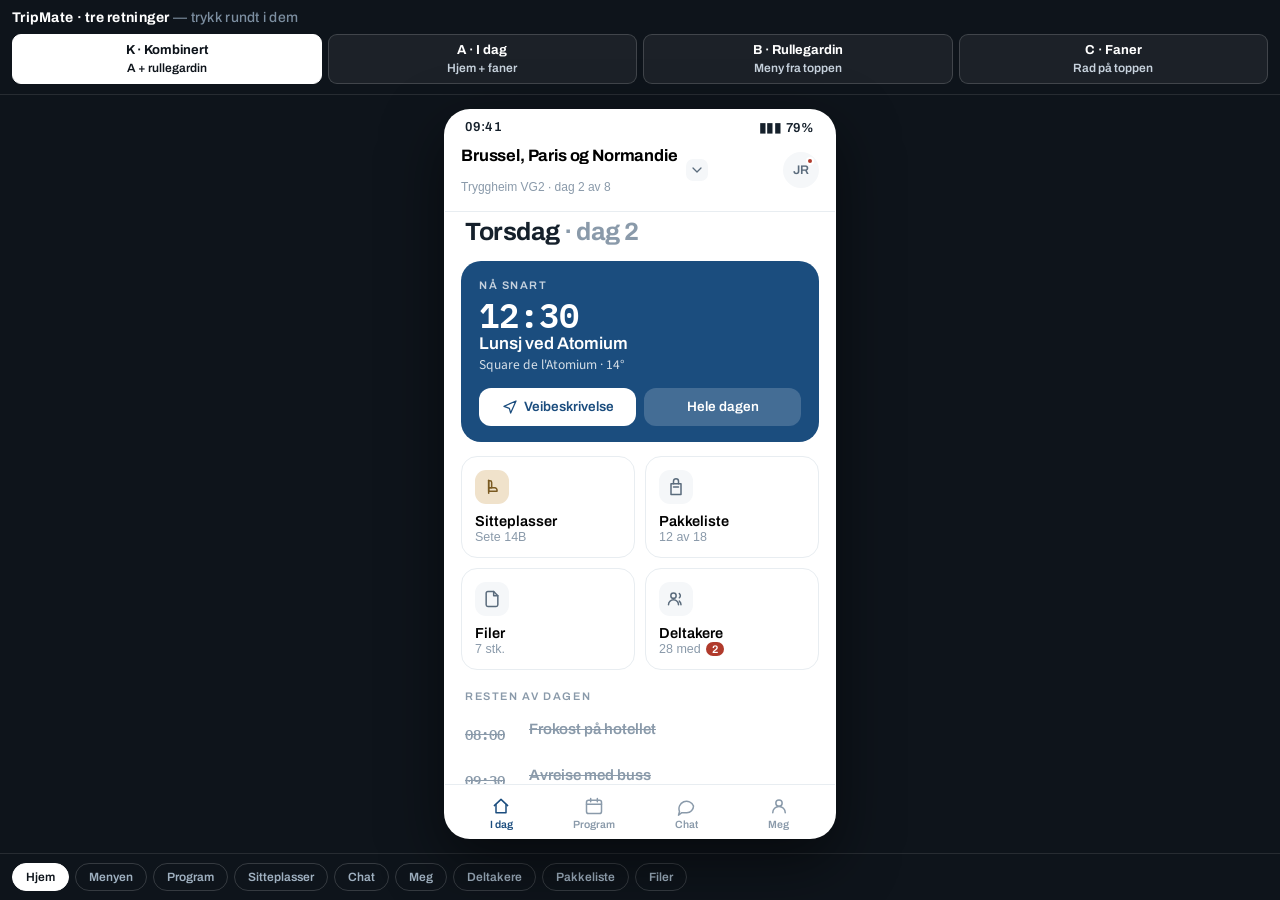
<file: design/index.html>
<!DOCTYPE html>
<html lang="nb">
<head>
<meta charset="utf-8">
<meta name="viewport" content="width=device-width, initial-scale=1, viewport-fit=cover">
<title>TripMate — tre designretninger</title>
<meta name="theme-color" content="#111A26">
<link rel="preconnect" href="https://fonts.gstatic.com" crossorigin>
<link rel="stylesheet" href="https://fonts.googleapis.com/css2?family=Archivo:wght@500;600;700&family=Source+Sans+3:wght@400;600&family=IBM+Plex+Mono:wght@500;600&display=swap">
<style>
/* ══════════════ rammeverk rundt utkastene ══════════════ */
*{box-sizing:border-box}
html,body{margin:0;height:100%}
body{
  font-family:"Source Sans 3",system-ui,sans-serif;background:#0E141B;color:#fff;
  display:flex;flex-direction:column;height:100dvh;overflow:hidden;
}
.velger{
  flex:none;padding:calc(10px + env(safe-area-inset-top,0px)) 12px 10px;
  border-bottom:1px solid rgba(255,255,255,.1);
}
.velger h1{font-family:"Archivo",sans-serif;font-size:14px;margin:0 0 9px;letter-spacing:.02em}
.velger h1 span{color:#7C8EA0;font-weight:500}
.rad{display:flex;gap:6px}
.rad button{
  flex:1;border:1px solid rgba(255,255,255,.16);background:rgba(255,255,255,.06);color:#C7D2DD;
  border-radius:9px;padding:8px 6px;font:600 12px/1.2 "Archivo",sans-serif;cursor:pointer;
}
.rad button b{display:block;font-size:13px;color:#fff;margin-bottom:2px}
.rad button[aria-pressed="true"]{background:#fff;color:#0E141B;border-color:#fff}
.rad button[aria-pressed="true"] b{color:#0E141B}
.scene{flex:1;min-height:0;display:grid;place-items:center;padding:14px 0}
.telefon{
  width:100%;max-width:392px;height:100%;max-height:820px;background:#fff;color:#111A26;
  border-radius:0;overflow:hidden;display:flex;flex-direction:column;position:relative;
}
@media (min-width:460px){
  .telefon{border-radius:26px;box-shadow:0 22px 60px rgba(0,0,0,.5);border:1px solid rgba(255,255,255,.12)}
}
.skjermrad{
  flex:none;display:flex;gap:6px;justify-content:flex-start;overflow-x:auto;scrollbar-width:none;padding:9px 12px calc(9px + env(safe-area-inset-bottom,0px));
  border-top:1px solid rgba(255,255,255,.1);
}
.skjermrad::-webkit-scrollbar{display:none}
.skjermrad button{
  flex:none;border:1px solid rgba(255,255,255,.16);background:transparent;color:#9FB0C0;border-radius:20px;
  padding:6px 13px;font:600 12px "Archivo",sans-serif;cursor:pointer;
}
.skjermrad button[aria-pressed="true"]{background:#fff;color:#0E141B;border-color:#fff}
.utkast{display:none;flex-direction:column;height:100%}
.utkast.aktiv{display:flex}
.skjerm{display:none;flex-direction:column;height:100%}
.skjerm.aktiv{display:flex}

/* ══════════════ felles byggeklosser i utkastene ══════════════ */
.rull{flex:1;min-height:0;overflow-y:auto;-webkit-overflow-scrolling:touch}
.stat{
  flex:none;display:flex;justify-content:space-between;align-items:center;
  padding:10px 20px 2px;font:600 13px "Archivo",sans-serif;
}
.stat i{font-style:normal;letter-spacing:.06em}
svg.ik{width:20px;height:20px;fill:none;stroke:currentColor;stroke-width:1.8;stroke-linecap:round;stroke-linejoin:round}
svg.ik-s{width:16px;height:16px;fill:none;stroke:currentColor;stroke-width:1.9;stroke-linecap:round;stroke-linejoin:round}

/* ─────────── A · I DAG ─────────── */
[data-d="a"]{--ink:#15202B;--ink2:#5A6B7C;--ink3:#8A9AAA;--linje:#E8EDF1;--flate:#F5F7F9;
  --blaa:#1B4D7E;--sand:#F0E2CB;--sandink:#7A5A22;--gronn:#2E6A4E;background:#fff;color:var(--ink)}
[data-d="a"] .topp{flex:none;padding:6px 20px 14px}
/* Topplinja som åpner rullegardinen. Den ligger fast over alt innholdet,
   så menyen er like nær uansett hvor i turen du står. */
[data-d="a"] .kbar{flex:none;display:flex;align-items:center;gap:10px;padding:4px 16px 11px;
  border-bottom:1px solid var(--linje)}
[data-d="a"] .kbar .ikon{font:600 12.5px "Archivo",sans-serif;color:var(--ink2)}
[data-d="a"] .kbar .meny .nv{font:700 16.5px "Archivo",sans-serif;letter-spacing:-.01em;
  display:block;white-space:nowrap;overflow:hidden;text-overflow:ellipsis;max-width:240px}
[data-d="a"] .turnavn{font:700 25px/1.15 "Archivo",sans-serif;letter-spacing:-.02em;margin:0}
[data-d="a"] .turnavn em{font-style:normal;color:var(--ink3)}
[data-d="a"] .dato{font-size:13.5px;color:var(--ink2);margin-top:3px}
[data-d="a"] .naa{
  margin:0 16px 14px;border-radius:20px;background:var(--blaa);color:#fff;padding:18px 18px 16px;
}
[data-d="a"] .naa .merk{font:600 11px "Archivo",sans-serif;letter-spacing:.14em;text-transform:uppercase;opacity:.75}
[data-d="a"] .naa .kl{font:600 34px/1 "IBM Plex Mono",monospace;margin:7px 0 2px}
[data-d="a"] .naa .hva{font:600 17px "Archivo",sans-serif}
[data-d="a"] .naa .hvor{font-size:13.5px;opacity:.82;margin-top:2px}
[data-d="a"] .naa .knapper{display:flex;gap:8px;margin-top:14px}
[data-d="a"] .naa .knapper button{
  flex:1;border:0;border-radius:12px;padding:11px;font:600 13.5px "Archivo",sans-serif;cursor:pointer;
  background:rgba(255,255,255,.18);color:#fff;display:flex;align-items:center;justify-content:center;gap:6px}
[data-d="a"] .naa .knapper button.lys{background:#fff;color:var(--blaa)}
[data-d="a"] .ruter{display:grid;grid-template-columns:1fr 1fr;gap:10px;padding:0 16px 16px}
[data-d="a"] .rute{
  border:1px solid var(--linje);border-radius:16px;padding:13px;text-align:left;background:#fff;cursor:pointer;
  display:flex;flex-direction:column;gap:9px;min-height:92px;justify-content:space-between}
[data-d="a"] .rute .nv{font:600 14.5px "Archivo",sans-serif}
[data-d="a"] .rute .un{font-size:12.5px;color:var(--ink3)}
[data-d="a"] .rute .sym{width:34px;height:34px;border-radius:11px;display:grid;place-items:center;background:var(--flate);color:var(--ink2)}
[data-d="a"] .rute.merket .sym{background:var(--sand);color:var(--sandink)}
[data-d="a"] .rute .pip{display:inline-block;background:#B03A2B;color:#fff;border-radius:9px;
  font:600 11px "Archivo",sans-serif;padding:1px 6px;margin-left:5px}
[data-d="a"] .bolk{font:600 11px "Archivo",sans-serif;letter-spacing:.14em;text-transform:uppercase;
  color:var(--ink3);padding:4px 20px 8px}
[data-d="a"] .post{display:grid;grid-template-columns:52px 1fr;gap:12px;padding:11px 20px;align-items:start}
[data-d="a"] .post .t{font:600 14px "IBM Plex Mono",monospace;color:var(--ink2);padding-top:1px}
[data-d="a"] .post .h{font:600 15px "Archivo",sans-serif}
[data-d="a"] .post .s{font-size:13px;color:var(--ink3);margin-top:1px}
[data-d="a"] .post.ferdig .t,[data-d="a"] .post.ferdig .h{color:var(--ink3);text-decoration:line-through;text-decoration-thickness:1px}
[data-d="a"] .fane{flex:none;display:flex;border-top:1px solid var(--linje);padding:6px 10px calc(8px + env(safe-area-inset-bottom,0px))}
[data-d="a"] .fane button{flex:1;border:0;background:none;color:var(--ink3);cursor:pointer;
  display:flex;flex-direction:column;align-items:center;gap:3px;font:600 10.5px "Archivo",sans-serif;padding:5px 0 0}
[data-d="a"] .fane button.paa{color:var(--blaa)}

/* ─────────── B · RULLEGARDIN ─────────── */
[data-d="b"]{--ink:#0F1720;--ink2:#56626E;--ink3:#8E99A4;--linje:#E4E8EC;--flate:#F6F7F8;
  --aksent:#0F1720;background:#fff;color:var(--ink)}
[data-d="b"] .bar{flex:none;display:flex;align-items:center;gap:10px;padding:4px 16px 12px;border-bottom:1px solid var(--linje)}
.meny{
  flex:1;display:flex;align-items:center;gap:8px;border:0;background:none;padding:6px 0;cursor:pointer;text-align:left}
.meny .nv{font:700 18px "Archivo",sans-serif;letter-spacing:-.01em}
.meny .un{font-size:12px;color:var(--ink3)}
.pil{width:22px;height:22px;border-radius:7px;background:var(--flate);display:grid;place-items:center;color:var(--ink2)}
.ikon{width:36px;height:36px;border-radius:50%;background:var(--flate);display:grid;place-items:center;
  border:0;cursor:pointer;color:var(--ink2);position:relative}
.ikon .prikk{position:absolute;top:5px;right:5px;width:8px;height:8px;border-radius:50%;background:#B03A2B;border:2px solid #fff}
.gardin{
  position:absolute;left:0;right:0;top:0;background:#fff;z-index:9;border-bottom:1px solid var(--linje);
  box-shadow:0 26px 40px -22px rgba(15,23,32,.4);padding:calc(14px + env(safe-area-inset-top,0px)) 0 10px;
}
.gardin .tit{font:700 20px "Archivo",sans-serif;padding:4px 20px 2px}
.gardin .sub{font-size:12.5px;color:var(--ink3);padding:0 20px 12px}
.mrad{display:flex;align-items:center;gap:13px;width:100%;border:0;background:none;
  padding:12px 20px;font:inherit;color:inherit;text-align:left;cursor:pointer}
.mrad .sym{width:30px;height:30px;border-radius:9px;background:var(--flate);display:grid;place-items:center;color:var(--ink2)}
.mrad .nv{flex:1;font:600 15.5px "Archivo",sans-serif}
.mrad .tall{font:600 12px "Archivo",sans-serif;color:#fff;background:#B03A2B;border-radius:10px;padding:1px 7px}
.mrad.paa{background:var(--flate)}
.mskille{height:1px;background:var(--linje);margin:9px 20px}
.slor{position:absolute;inset:0;background:rgba(15,23,32,.35);z-index:8}
[data-d="b"] .dag{display:flex;gap:7px;overflow-x:auto;padding:12px 16px 4px;scrollbar-width:none}
[data-d="b"] .dag::-webkit-scrollbar{display:none}
[data-d="b"] .dag button{flex:none;border:1px solid var(--linje);background:#fff;border-radius:10px;
  padding:7px 11px;font:600 12.5px "Archivo",sans-serif;color:var(--ink2);cursor:pointer;line-height:1.25}
[data-d="b"] .dag button span{display:block;font:500 10.5px "IBM Plex Mono",monospace;color:var(--ink3)}
[data-d="b"] .dag button.paa{background:var(--aksent);border-color:var(--aksent);color:#fff}
[data-d="b"] .dag button.paa span{color:rgba(255,255,255,.7)}
[data-d="b"] .linjepost{display:grid;grid-template-columns:54px 1fr;gap:12px;padding:14px 20px;border-bottom:1px solid var(--linje)}
[data-d="b"] .linjepost .t{font:600 14.5px "IBM Plex Mono",monospace;color:var(--ink)}
[data-d="b"] .linjepost .h{font:600 15.5px "Archivo",sans-serif}
[data-d="b"] .linjepost .s{font-size:13px;color:var(--ink3);margin-top:2px}
[data-d="b"] .linjepost.naa{background:#FBF6EC;border-left:3px solid #A6791C;padding-left:17px}
[data-d="b"] .linjepost .lapp{display:inline-block;font:600 10.5px "Archivo",sans-serif;letter-spacing:.1em;
  text-transform:uppercase;color:#A6791C;margin-bottom:3px}

/* ─────────── C · FANER ─────────── */
[data-d="c"]{--ink:#101418;--ink2:#5C6873;--ink3:#8B96A1;--linje:#E6E9ED;--flate:#F4F6F8;
  --lilla:#3D3A8C;--mynte:#E9F1EE;background:#fff;color:var(--ink)}
[data-d="c"] .hode{flex:none;background:#101418;color:#fff;padding:2px 16px 0}
[data-d="c"] .hode .rad1{display:flex;align-items:center;justify-content:space-between;padding:6px 0 10px}
[data-d="c"] .hode .nv{font:700 17px "Archivo",sans-serif}
[data-d="c"] .hode .un{font-size:11.5px;color:rgba(255,255,255,.6)}
[data-d="c"] .hode .av{width:32px;height:32px;border-radius:50%;background:rgba(255,255,255,.16);
  display:grid;place-items:center;font:600 12px "Archivo",sans-serif}
[data-d="c"] .seg{display:flex;gap:4px;overflow-x:auto;scrollbar-width:none;padding-bottom:9px}
[data-d="c"] .seg::-webkit-scrollbar{display:none}
[data-d="c"] .seg button{flex:none;border:0;background:rgba(255,255,255,.1);color:rgba(255,255,255,.72);
  border-radius:20px;padding:7px 14px;font:600 13px "Archivo",sans-serif;cursor:pointer}
[data-d="c"] .seg button.paa{background:#fff;color:#101418}
[data-d="c"] .kort{margin:14px 16px 0;border:1px solid var(--linje);border-radius:14px;overflow:hidden}
[data-d="c"] .kort .kt{display:flex;align-items:center;gap:8px;padding:11px 14px;background:var(--flate);
  font:600 12px "Archivo",sans-serif;letter-spacing:.1em;text-transform:uppercase;color:var(--ink2)}
[data-d="c"] .kort .kt .n{margin-left:auto;letter-spacing:0;text-transform:none;font-size:12px;color:var(--ink3)}
[data-d="c"] .kr{display:flex;gap:12px;padding:12px 14px;border-top:1px solid var(--linje);align-items:center}
[data-d="c"] .kr .t{font:600 13.5px "IBM Plex Mono",monospace;color:var(--ink2);width:44px;flex:none}
[data-d="c"] .kr .h{font:600 14.5px "Archivo",sans-serif}
[data-d="c"] .kr .s{font-size:12.5px;color:var(--ink3);margin-top:1px}
[data-d="c"] .kr .sym{width:32px;height:32px;border-radius:9px;background:var(--mynte);color:#2E6A4E;
  display:grid;place-items:center;flex:none}
[data-d="c"] .fane{flex:none;display:flex;border-top:1px solid var(--linje);padding:6px 10px calc(8px + env(safe-area-inset-bottom,0px))}
[data-d="c"] .fane button{flex:1;border:0;background:none;color:var(--ink3);cursor:pointer;
  display:flex;flex-direction:column;align-items:center;gap:3px;font:600 10.5px "Archivo",sans-serif;padding:5px 0 0}
[data-d="c"] .fane button.paa{color:var(--lilla)}
[data-d="c"] .sete{display:grid;grid-template-columns:repeat(4,1fr);gap:7px;padding:0 16px}
[data-d="c"] .sete .s{border:1px solid var(--linje);border-radius:9px;padding:9px 4px;text-align:center;
  font:600 11.5px "Archivo",sans-serif;color:var(--ink2);background:#fff}
[data-d="c"] .sete .s.min{background:var(--lilla);border-color:var(--lilla);color:#fff}
[data-d="c"] .sete .s.tatt{background:var(--flate);color:var(--ink3)}
[data-d="c"] .gang{grid-column:1/-1;height:9px}

/* små felles ting */
.tom{height:18px}
.fil{display:flex;gap:12px;align-items:center;padding:13px 20px;border-bottom:1px solid var(--linje)}
.fil .ft{width:36px;height:44px;border-radius:5px;display:grid;place-items:center;color:#fff;
  font:700 9.5px "Archivo",sans-serif;flex:none}
.fil .nv{font:600 14.5px "Archivo",sans-serif}
.fil .un{font-size:12.5px;color:var(--ink3);margin-top:1px}
.hake{width:22px;height:22px;border-radius:7px;border:1.6px solid var(--linje);flex:none;display:grid;place-items:center}
.hake.av{background:#2E6A4E;border-color:#2E6A4E;color:#fff}
.pakk{display:flex;gap:12px;align-items:center;padding:12px 20px;border-bottom:1px solid var(--linje)}
.pakk .nv{flex:1;font-size:15px}
.pakk.ferdig .nv{color:var(--ink3);text-decoration:line-through}
</style>
</head>
<body>

<div class="velger">
  <h1>TripMate · tre retninger <span>— trykk rundt i dem</span></h1>
  <div class="rad" id="rad"></div>
</div>

<div class="scene">
  <div class="telefon" id="telefon"></div>
</div>

<div class="skjermrad" id="skjermrad"></div>

<script>
const IK = {
  kal:'<svg class="ik" viewBox="0 0 24 24"><rect x="3" y="5" width="18" height="16" rx="2.5"/><path d="M3 10h18M8 3v4M16 3v4"/></svg>',
  chat:'<svg class="ik" viewBox="0 0 24 24"><path d="M21 12a8 8 0 0 1-8 8H7l-4 3 1.2-4.4A8 8 0 1 1 21 12Z"/></svg>',
  meg:'<svg class="ik" viewBox="0 0 24 24"><circle cx="12" cy="8.5" r="3.8"/><path d="M4.5 20a7.5 7.5 0 0 1 15 0"/></svg>',
  hus:'<svg class="ik" viewBox="0 0 24 24"><path d="M4 11.5 12 4l8 7.5"/><path d="M6 10.5V20h12v-9.5"/></svg>',
  fil:'<svg class="ik" viewBox="0 0 24 24"><path d="M14 3H7a2 2 0 0 0-2 2v14a2 2 0 0 0 2 2h10a2 2 0 0 0 2-2V8Z"/><path d="M14 3v5h5"/></svg>',
  sekk:'<svg class="ik" viewBox="0 0 24 24"><path d="M6 8h12v13H6z"/><path d="M9 8V5a3 3 0 0 1 6 0v3M9 12h6"/></svg>',
  fly:'<svg class="ik" viewBox="0 0 24 24"><path d="M8 4.5h1.6a2 2 0 0 1 2 2V13H8z"/><path d="M8 13h7.4a2.6 2.6 0 0 1 2.6 2.6V17H8z"/><path d="M8 4v15.5"/></svg>',
  folk:'<svg class="ik" viewBox="0 0 24 24"><circle cx="9" cy="8" r="3.2"/><path d="M3 19a6 6 0 0 1 12 0"/><path d="M16 5.5a3.2 3.2 0 0 1 0 5M18 19a6 6 0 0 0-2-4.5"/></svg>',
  pin:'<svg class="ik-s" viewBox="0 0 24 24"><path d="M12 21s7-6.2 7-11a7 7 0 1 0-14 0c0 4.8 7 11 7 11Z"/><circle cx="12" cy="10" r="2.6"/></svg>',
  nav:'<svg class="ik-s" viewBox="0 0 24 24"><path d="M3 11 21 3l-8 18-2-7-8-3Z"/></svg>',
  ned:'<svg class="ik-s" viewBox="0 0 24 24"><path d="m6 9 6 6 6-6"/></svg>',
  hoy:'<svg class="ik-s" viewBox="0 0 24 24"><path d="m9 6 6 6-6 6"/></svg>',
  tann:'<svg class="ik" viewBox="0 0 24 24"><circle cx="12" cy="12" r="3.2"/><path d="M19.4 15a1.6 1.6 0 0 0 .3 1.8l.1.1a2 2 0 1 1-2.8 2.8l-.1-.1a1.6 1.6 0 0 0-2.7 1.1 2 2 0 0 1-4 0 1.6 1.6 0 0 0-2.7-1.1l-.1.1a2 2 0 1 1-2.8-2.8l.1-.1A1.6 1.6 0 0 0 3 15a2 2 0 0 1 0-4 1.6 1.6 0 0 0 1.7-2.7l-.1-.1a2 2 0 1 1 2.8-2.8l.1.1A1.6 1.6 0 0 0 11 4.6a2 2 0 0 1 4 0 1.6 1.6 0 0 0 2.7 1.1l.1-.1a2 2 0 1 1 2.8 2.8l-.1.1A1.6 1.6 0 0 0 21 11a2 2 0 0 1 0 4Z"/></svg>',
  hake:'<svg class="ik-s" viewBox="0 0 24 24"><path d="m5 13 4 4 10-10"/></svg>'
};

const stat = '<div class="stat"><i>09:41</i><i>▮▮▮ 79%</i></div>';

/* ══════════════ A · I DAG ══════════════ */
const A = {
  navn: "I dag", under: "Hjem + faner",
  skjermer: {
    "Hjem": `${stat}
      <div class="topp">
        <h1 class="turnavn">Torsdag <em>· dag 2</em></h1>
        <div class="dato">Brussel, Paris og Normandie · Tryggheim VG2</div>
      </div>
      <div class="rull">
        <div class="naa">
          <div class="merk">Nå snart</div>
          <div class="kl">12:30</div>
          <div class="hva">Lunsj ved Atomium</div>
          <div class="hvor">Square de l'Atomium · 14°</div>
          <div class="knapper">
            <button class="lys">${IK.nav} Veibeskrivelse</button>
            <button>Hele dagen</button>
          </div>
        </div>
        <div class="ruter">
          <button class="rute merket"><span class="sym">${IK.fly}</span>
            <span><span class="nv">Sitteplasser</span><br><span class="un">Sete 14B</span></span></button>
          <button class="rute"><span class="sym">${IK.sekk}</span>
            <span><span class="nv">Pakkeliste</span><br><span class="un">12 av 18</span></span></button>
          <button class="rute"><span class="sym">${IK.fil}</span>
            <span><span class="nv">Filer</span><br><span class="un">7 stk.</span></span></button>
          <button class="rute"><span class="sym">${IK.folk}</span>
            <span><span class="nv">Deltakere</span><br><span class="un">28 med<span class="pip">2</span></span></span></button>
        </div>
        <div class="bolk">Resten av dagen</div>
        <div class="post ferdig"><div class="t">08:00</div><div><div class="h">Frokost på hotellet</div></div></div>
        <div class="post ferdig"><div class="t">09:30</div><div><div class="h">Avreise med buss</div><div class="s">Fra hotellet</div></div></div>
        <div class="post"><div class="t">14:00</div><div><div class="h">Omvisning i EU-parlamentet</div><div class="s">Ta med legitimasjon</div></div></div>
        <div class="post"><div class="t">17:30</div><div><div class="h">Fri tid i sentrum</div></div></div>
        <div class="post"><div class="t">20:00</div><div><div class="h">Middag på hotellet</div></div></div>
        <div class="tom"></div>
      </div>
      <div class="fane">
        <button class="paa">${IK.hus}<span>I dag</span></button>
        <button>${IK.kal}<span>Program</span></button>
        <button>${IK.chat}<span>Chat</span></button>
        <button>${IK.meg}<span>Meg</span></button>
      </div>`,

    "Filer": `${stat}
      <div class="topp"><h1 class="turnavn">Filer</h1>
        <div class="dato">Alt som er lagt ut, samlet</div></div>
      <div class="rull">
        <div class="fil"><span class="ft" style="background:#B4402F">PDF</span>
          <div style="flex:1"><div class="nv">Program Brussel–Paris.pdf</div>
            <div class="un">Marit · 12. sep</div></div>${IK.hoy}</div>
        <div class="fil"><span class="ft" style="background:#14508C">DOC</span>
          <div style="flex:1"><div class="nv">Pakkeliste og regler.docx</div>
            <div class="un">Marit · 12. sep</div></div>${IK.hoy}</div>
        <div class="fil"><span class="ft" style="background:#B4402F">PDF</span>
          <div style="flex:1"><div class="nv">Bussbilletter.pdf</div>
            <div class="un">Jonas · 16. sep</div></div>${IK.hoy}</div>
        <div class="fil"><span class="ft" style="background:#7A4E2D">BIL</span>
          <div style="flex:1"><div class="nv">Romfordeling.png</div>
            <div class="un">Marit · i går</div></div>${IK.hoy}</div>
        <div class="fil"><span class="ft" style="background:#2F6E4E">XLS</span>
          <div style="flex:1"><div class="nv">Kontaktliste foresatte.xlsx</div>
            <div class="un">Bare reiseledere</div></div>${IK.hoy}</div>
        <div class="tom"></div>
      </div>
      <div class="fane">
        <button>${IK.hus}<span>I dag</span></button>
        <button>${IK.kal}<span>Program</span></button>
        <button>${IK.chat}<span>Chat</span></button>
        <button>${IK.meg}<span>Meg</span></button>
      </div>`,

    "Pakkeliste": `${stat}
      <div class="topp"><h1 class="turnavn">Pakkeliste</h1>
        <div class="dato">12 av 18 · bare du ser dine kryss</div></div>
      <div class="rull">
        <div class="bolk">Må ha</div>
        <div class="pakk ferdig"><span class="hake av">${IK.hake}</span><span class="nv">Pass</span></div>
        <div class="pakk ferdig"><span class="hake av">${IK.hake}</span><span class="nv">Europeisk helsetrygdkort</span></div>
        <div class="pakk"><span class="hake"></span><span class="nv">Reiseforsikring — bevis</span></div>
        <div class="bolk">Klær</div>
        <div class="pakk ferdig"><span class="hake av">${IK.hake}</span><span class="nv">Regnjakke</span></div>
        <div class="pakk"><span class="hake"></span><span class="nv">Gode sko til mye gåing</span></div>
        <div class="pakk"><span class="hake"></span><span class="nv">Pent antrekk til middagen</span></div>
        <div class="bolk">Annet</div>
        <div class="pakk ferdig"><span class="hake av">${IK.hake}</span><span class="nv">Lader og powerbank</span></div>
        <div class="pakk"><span class="hake"></span><span class="nv">Reiseadapter</span></div>
        <div class="tom"></div>
      </div>
      <div class="fane">
        <button>${IK.hus}<span>I dag</span></button>
        <button>${IK.kal}<span>Program</span></button>
        <button>${IK.chat}<span>Chat</span></button>
        <button>${IK.meg}<span>Meg</span></button>
      </div>`
  }
};

/* ══════════════ B · RULLEGARDIN ══════════════ */
const mrad = (sym, nv, un, ekstra = "", paa = false) => `
  <button class="mrad ${paa ? "paa" : ""}"><span class="sym">${sym}</span>
    <span class="nv">${nv}${un ? `<br><span style="font-weight:400;font-size:12.5px;color:#8E99A4">${un}</span>` : ""}</span>
    ${ekstra}</button>`;

const B = {
  navn: "Rullegardin", under: "Meny fra toppen",
  skjermer: {
    "Program": `${stat}
      <div class="bar">
        <button class="meny"><span><span class="nv">Program</span><br>
          <span class="un">Brussel, Paris og Normandie</span></span>
          <span class="pil">${IK.ned}</span></button>
        <button class="ikon">${IK.folk}<span class="prikk"></span></button>
      </div>
      <div class="dag">
        <button>ons<span>17.</span></button>
        <button class="paa">tor<span>18.</span></button>
        <button>fre<span>19.</span></button>
        <button>lør<span>20.</span></button>
        <button>søn<span>21.</span></button>
      </div>
      <div class="rull">
        <div class="linjepost"><div class="t">08:00</div><div><div class="h">Frokost på hotellet</div></div></div>
        <div class="linjepost"><div class="t">09:30</div><div><div class="h">Avreise med buss</div>
          <div class="s">Sete 14B</div></div></div>
        <div class="linjepost naa"><div class="t">12:30</div><div><span class="lapp">Nå snart</span>
          <div class="h">Lunsj ved Atomium</div>
          <div class="s">Square de l'Atomium · 14°</div></div></div>
        <div class="linjepost"><div class="t">14:00</div><div><div class="h">Omvisning i EU-parlamentet</div>
          <div class="s">Ta med legitimasjon</div></div></div>
        <div class="linjepost"><div class="t">17:30</div><div><div class="h">Fri tid i sentrum</div></div></div>
        <div class="linjepost"><div class="t">20:00</div><div><div class="h">Middag på hotellet</div></div></div>
        <div class="tom"></div>
      </div>`,

    "Menyen åpen": `${stat}
      <div class="bar">
        <button class="meny"><span><span class="nv">Program</span><br>
          <span class="un">Brussel, Paris og Normandie</span></span>
          <span class="pil">${IK.ned}</span></button>
        <button class="ikon">${IK.folk}</button>
      </div>
      <div class="dag">
        <button>ons<span>17.</span></button>
        <button class="paa">tor<span>18.</span></button>
        <button>fre<span>19.</span></button>
      </div>
      <div class="rull"><div class="linjepost"><div class="t">08:00</div><div><div class="h">Frokost på hotellet</div></div></div></div>
      <div class="slor"></div>
      <div class="gardin">
        <div class="tit">Brussel, Paris og Normandie</div>
        <div class="sub">Tryggheim VG2 · 17.–24. september</div>
        ${mrad(IK.kal, "Program", "", "", true)}
        ${mrad(IK.chat, "Chat", "", '<span class="tall">3</span>')}
        ${mrad(IK.fil, "Filer", "7 stk.")}
        ${mrad(IK.sekk, "Pakkeliste", "12 av 18")}
        ${mrad(IK.fly, "Sitteplasser", "Buss og fly")}
        ${mrad(IK.folk, "Deltakere", "28 med", '<span class="tall">2</span>')}
        <div class="mskille"></div>
        ${mrad(IK.tann, "Innstillinger", "")}
        ${mrad(IK.hus, "Bytt tur", "")}
      </div>`,

    "Sitteplasser": `${stat}
      <div class="bar">
        <button class="meny"><span><span class="nv">Sitteplasser</span><br>
          <span class="un">Buss · Oslo–Brussel</span></span>
          <span class="pil">${IK.ned}</span></button>
        <button class="ikon">${IK.folk}</button>
      </div>
      <div class="rull">
        <div style="padding:14px 20px 4px;font-size:13.5px;color:#56626E">
          Trykk på et ledig sete for å ta det.</div>
        <div style="padding:14px 20px 0;font:600 11px 'Archivo',sans-serif;letter-spacing:.14em;text-transform:uppercase;color:#8E99A4">Rad 13–16</div>
        <div class="sete" style="padding-top:10px">
          <div class="s tatt">13A<br><span style="font-weight:400;font-size:10px">Ada</span></div>
          <div class="s tatt">13B<br><span style="font-weight:400;font-size:10px">Noah</span></div>
          <div class="s">13C</div><div class="s">13D</div>
          <div class="gang"></div>
          <div class="s tatt">14A<br><span style="font-weight:400;font-size:10px">Mia</span></div>
          <div class="s min">14B<br><span style="font-weight:400;font-size:10px">Deg</span></div>
          <div class="s tatt">14C<br><span style="font-weight:400;font-size:10px">Leo</span></div>
          <div class="s">14D</div>
          <div class="gang"></div>
          <div class="s">15A</div><div class="s">15B</div>
          <div class="s tatt">15C<br><span style="font-weight:400;font-size:10px">Sara</span></div>
          <div class="s">15D</div>
          <div class="gang"></div>
          <div class="s">16A</div><div class="s">16B</div><div class="s">16C</div><div class="s">16D</div>
        </div>
        <div class="tom"></div>
      </div>`
  }
};

/* ══════════════ C · FANER ══════════════ */
const chode = (aktiv) => `${stat}
  <div class="hode">
    <div class="rad1"><div><div class="nv">Brussel, Paris og Normandie</div>
      <div class="un">Tryggheim VG2 · dag 2 av 8</div></div><div class="av">JR</div></div>
    <div class="seg">
      ${["Program","Filer","Pakkeliste","Sitteplasser","Deltakere"].map(n =>
        `<button class="${n === aktiv ? "paa" : ""}">${n}</button>`).join("")}
    </div>
  </div>`;

const cfane = (n) => `<div class="fane">
  <button class="${n === 0 ? "paa" : ""}">${IK.kal}<span>Turen</span></button>
  <button class="${n === 1 ? "paa" : ""}">${IK.chat}<span>Chat</span></button>
  <button class="${n === 2 ? "paa" : ""}">${IK.meg}<span>Meg</span></button>
</div>`;

const C = {
  navn: "Faner", under: "Rad på toppen",
  skjermer: {
    "Program": `${chode("Program")}
      <div class="rull">
        <div class="kort">
          <div class="kt">Torsdag 18. september <span class="n">6 punkter</span></div>
          <div class="kr"><div class="t">08:00</div><div><div class="h">Frokost på hotellet</div></div></div>
          <div class="kr"><div class="t">09:30</div><div><div class="h">Avreise med buss</div>
            <div class="s">Sete 14B</div></div></div>
          <div class="kr" style="background:#F7FAF9"><div class="sym">${IK.pin}</div>
            <div style="flex:1"><div class="h">Lunsj ved Atomium</div>
              <div class="s">12:30 · 14°</div></div>${IK.hoy}</div>
          <div class="kr"><div class="t">14:00</div><div><div class="h">Omvisning i EU-parlamentet</div>
            <div class="s">Ta med legitimasjon</div></div></div>
          <div class="kr"><div class="t">20:00</div><div><div class="h">Middag på hotellet</div></div></div>
        </div>
        <div class="kort">
          <div class="kt">Fredag 19. september <span class="n">4 punkter</span></div>
          <div class="kr"><div class="t">07:15</div><div><div class="h">Frokost og utsjekk</div></div></div>
          <div class="kr"><div class="t">09:00</div><div><div class="h">Buss til Paris</div>
            <div class="s">3 t 20 min</div></div></div>
        </div>
        <div class="tom"></div>
      </div>
      ${cfane(0)}`,

    "Sitteplasser": `${chode("Sitteplasser")}
      <div class="rull">
        <div style="padding:14px 16px 0;display:flex;gap:7px">
          <button style="border:0;background:#3D3A8C;color:#fff;border-radius:18px;padding:7px 14px;font:600 12.5px 'Archivo',sans-serif">Buss</button>
          <button style="border:1px solid #E6E9ED;background:#fff;color:#5C6873;border-radius:18px;padding:7px 14px;font:600 12.5px 'Archivo',sans-serif">Fly hjem</button>
        </div>
        <div style="padding:14px 16px 10px;font-size:13px;color:#5C6873">Du har <b>14B</b>. Trykk på et ledig sete for å bytte.</div>
        <div class="sete">
          <div class="s tatt">13A</div><div class="s tatt">13B</div><div class="s">13C</div><div class="s">13D</div>
          <div class="gang"></div>
          <div class="s tatt">14A</div><div class="s min">14B</div><div class="s tatt">14C</div><div class="s">14D</div>
          <div class="gang"></div>
          <div class="s">15A</div><div class="s">15B</div><div class="s tatt">15C</div><div class="s">15D</div>
        </div>
        <div class="tom"></div>
      </div>
      ${cfane(0)}`,

    "Filer": `${chode("Filer")}
      <div class="rull">
        <div class="kort" style="padding-bottom:2px">
          <div class="kt">Fra reiselederne <span class="n">5 filer</span></div>
          <div class="kr"><span class="ft" style="width:32px;height:40px;border-radius:5px;display:grid;place-items:center;color:#fff;font:700 9px 'Archivo',sans-serif;background:#B4402F">PDF</span>
            <div style="flex:1"><div class="h">Program Brussel–Paris.pdf</div><div class="s">Marit · 12. sep</div></div>${IK.hoy}</div>
          <div class="kr"><span class="ft" style="width:32px;height:40px;border-radius:5px;display:grid;place-items:center;color:#fff;font:700 9px 'Archivo',sans-serif;background:#14508C">DOC</span>
            <div style="flex:1"><div class="h">Pakkeliste og regler.docx</div><div class="s">Marit · 12. sep</div></div>${IK.hoy}</div>
          <div class="kr"><span class="ft" style="width:32px;height:40px;border-radius:5px;display:grid;place-items:center;color:#fff;font:700 9px 'Archivo',sans-serif;background:#B4402F">PDF</span>
            <div style="flex:1"><div class="h">Bussbilletter.pdf</div><div class="s">Jonas · 16. sep</div></div>${IK.hoy}</div>
        </div>
        <div class="kort" style="padding-bottom:2px">
          <div class="kt">Delt i chatten <span class="n">2 filer</span></div>
          <div class="kr"><span class="ft" style="width:32px;height:40px;border-radius:5px;display:grid;place-items:center;color:#fff;font:700 9px 'Archivo',sans-serif;background:#7A4E2D">BIL</span>
            <div style="flex:1"><div class="h">Romfordeling.png</div><div class="s">Marit · i går</div></div>${IK.hoy}</div>
        </div>
        <div class="tom"></div>
      </div>
      ${cfane(0)}`
  }
};

/* ══════════════ K · A OG B SLÅTT SAMMEN ══════════════ */
const kbar = `<div class="kbar">
    <button class="meny"><span><span class="nv">Brussel, Paris og Normandie</span><br>
      <span class="un">Tryggheim VG2 · dag 2 av 8</span></span>
      <span class="pil">${IK.ned}</span></button>
    <button class="ikon">JR<span class="prikk"></span></button>
  </div>`;

const kfane = (n) => `<div class="fane">
  <button class="${n === 0 ? "paa" : ""}">${IK.hus}<span>I dag</span></button>
  <button class="${n === 1 ? "paa" : ""}">${IK.kal}<span>Program</span></button>
  <button class="${n === 2 ? "paa" : ""}">${IK.chat}<span>Chat</span></button>
  <button class="${n === 3 ? "paa" : ""}">${IK.meg}<span>Meg</span></button>
</div>`;

const khjem = `${stat}${kbar}
  <div class="rull">
    <div class="topp"><h1 class="turnavn">Torsdag <em>· dag 2</em></h1></div>
    <div class="naa">
      <div class="merk">Nå snart</div>
      <div class="kl">12:30</div>
      <div class="hva">Lunsj ved Atomium</div>
      <div class="hvor">Square de l'Atomium · 14°</div>
      <div class="knapper">
        <button class="lys">${IK.nav} Veibeskrivelse</button>
        <button>Hele dagen</button>
      </div>
    </div>
    <div class="ruter">
      <button class="rute merket"><span class="sym">${IK.fly}</span>
        <span><span class="nv">Sitteplasser</span><br><span class="un">Sete 14B</span></span></button>
      <button class="rute"><span class="sym">${IK.sekk}</span>
        <span><span class="nv">Pakkeliste</span><br><span class="un">12 av 18</span></span></button>
      <button class="rute"><span class="sym">${IK.fil}</span>
        <span><span class="nv">Filer</span><br><span class="un">7 stk.</span></span></button>
      <button class="rute"><span class="sym">${IK.folk}</span>
        <span><span class="nv">Deltakere</span><br><span class="un">28 med<span class="pip">2</span></span></span></button>
    </div>
    <div class="bolk">Resten av dagen</div>
    <div class="post ferdig"><div class="t">08:00</div><div><div class="h">Frokost på hotellet</div></div></div>
    <div class="post ferdig"><div class="t">09:30</div><div><div class="h">Avreise med buss</div><div class="s">Sete 14B</div></div></div>
    <div class="post"><div class="t">14:00</div><div><div class="h">Omvisning i EU-parlamentet</div><div class="s">Ta med legitimasjon</div></div></div>
    <div class="post"><div class="t">17:30</div><div><div class="h">Fri tid i sentrum</div></div></div>
    <div class="post"><div class="t">20:00</div><div><div class="h">Middag på hotellet</div></div></div>
    <div class="tom"></div>
  </div>
  ${kfane(0)}`;

const K = {
  navn: "Kombinert", under: "A + rullegardin", stil: "a",
  skjermer: {
    "Hjem": khjem,

    "Menyen": `${khjem.replace('<div class="rull">', '<div class="rull" style="filter:blur(1px)">')}
      <div class="slor"></div>
      <div class="gardin">
        <div class="tit">Brussel, Paris og Normandie</div>
        <div class="sub">Tryggheim VG2 · 17.–24. september</div>
        ${mrad(IK.hus, "I dag", "", "", true)}
        ${mrad(IK.kal, "Program", "")}
        ${mrad(IK.chat, "Chat", "", '<span class="tall">3</span>')}
        ${mrad(IK.fil, "Filer", "7 stk.")}
        ${mrad(IK.sekk, "Pakkeliste", "12 av 18")}
        ${mrad(IK.fly, "Sitteplasser", "Sete 14B")}
        ${mrad(IK.folk, "Deltakere", "28 med", '<span class="tall">2</span>')}
        <div class="mskille"></div>
        ${mrad(IK.tann, "Innstillinger", "")}
        ${mrad(IK.hus, "Bytt tur", "")}
      </div>`,

    "Program": `${stat}${kbar}
      <div class="dag" style="padding:10px 16px 4px">
        <button>ons<span>17.</span></button>
        <button class="paa">tor<span>18.</span></button>
        <button>fre<span>19.</span></button>
        <button>lør<span>20.</span></button>
        <button>søn<span>21.</span></button>
      </div>
      <div class="rull">
        <div class="bolk" style="padding-top:12px">Torsdag 18. september</div>
        <div class="post ferdig"><div class="t">08:00</div><div><div class="h">Frokost på hotellet</div></div></div>
        <div class="post ferdig"><div class="t">09:30</div><div><div class="h">Avreise med buss</div><div class="s">Sete 14B</div></div></div>
        <div class="post"><div class="t">12:30</div><div><div class="h">Lunsj ved Atomium</div><div class="s">14°</div></div></div>
        <div class="post"><div class="t">14:00</div><div><div class="h">Omvisning i EU-parlamentet</div><div class="s">Ta med legitimasjon</div></div></div>
        <div class="post"><div class="t">17:30</div><div><div class="h">Fri tid i sentrum</div></div></div>
        <div class="post"><div class="t">20:00</div><div><div class="h">Middag på hotellet</div></div></div>
        <div class="tom"></div>
      </div>
      ${kfane(1)}`,

    "Sitteplasser": `${stat}${kbar}
      <div class="rull">
        <div class="topp" style="padding-top:12px"><h1 class="turnavn" style="font-size:21px">Sitteplasser</h1>
          <div class="dato">Buss · Oslo–Brussel</div></div>
        <div style="padding:0 20px 12px;font-size:13.5px;color:var(--ink2)">Du har <b>14B</b>. Trykk på et ledig sete for å bytte.</div>
        <div class="sete" style="padding:0 16px">
          <div class="s tatt">13A</div><div class="s tatt">13B</div><div class="s">13C</div><div class="s">13D</div>
          <div class="gang"></div>
          <div class="s tatt">14A</div><div class="s min">14B</div><div class="s tatt">14C</div><div class="s">14D</div>
          <div class="gang"></div>
          <div class="s">15A</div><div class="s">15B</div><div class="s tatt">15C</div><div class="s">15D</div>
          <div class="gang"></div>
          <div class="s">16A</div><div class="s">16B</div><div class="s">16C</div><div class="s">16D</div>
        </div>
        <div class="tom"></div>
      </div>
      ${kfane(0)}`,

    "Chat": `${stat}${kbar}
      <div class="rull">
        <div class="topp" style="padding-top:12px"><h1 class="turnavn" style="font-size:21px">Chat</h1></div>
        <div class="post" style="grid-template-columns:1fr auto;padding:14px 20px;border-bottom:1px solid var(--linje)">
          <div><div class="h">Brussel, Paris og Normandie</div>
            <div class="s">Marit: Husk å møte 09:15 i lobbyen</div></div>
          <div style="text-align:right"><div class="s">12:04</div>
            <span class="pip" style="margin:4px 0 0">3</span></div></div>
        <div class="post" style="grid-template-columns:1fr auto;padding:14px 20px;border-bottom:1px solid var(--linje)">
          <div><div class="h">Rom 204</div><div class="s">Leo: noen som har lader?</div></div>
          <div style="text-align:right"><div class="s">11:41</div></div></div>
        <div class="post" style="grid-template-columns:1fr auto;padding:14px 20px;border-bottom:1px solid var(--linje)">
          <div><div class="h">Påmeldte · EU-parlamentet</div><div class="s">Du ble lagt til</div></div>
          <div style="text-align:right"><div class="s">i går</div></div></div>
        <div class="post" style="grid-template-columns:1fr auto;padding:14px 20px">
          <div><div class="h">Reiseledere</div><div class="s">Bare reiseledere</div></div>
          <div style="text-align:right"><div class="s">i går</div></div></div>
        <div class="tom"></div>
      </div>
      ${kfane(2)}`,

    "Meg": `${stat}${kbar}
      <div class="rull">
        <div class="topp" style="padding-top:12px"><h1 class="turnavn" style="font-size:21px">Jonas Robstad</h1>
          <div class="dato">Deltaker · jonas@eksempel.no</div></div>
        <div class="post" style="grid-template-columns:1fr auto;padding:15px 20px;border-bottom:1px solid var(--linje)">
          <div><div class="h">Varsler</div><div class="s">Alt i hele turen</div></div>${IK.hoy}</div>
        <div class="post" style="grid-template-columns:1fr auto;padding:15px 20px;border-bottom:1px solid var(--linje)">
          <div><div class="h">Kart</div><div class="s">Google Maps · til fots</div></div>${IK.hoy}</div>
        <div class="post" style="grid-template-columns:1fr auto;padding:15px 20px;border-bottom:1px solid var(--linje)">
          <div><div class="h">Konto</div><div class="s">Innlogget med e-post</div></div>${IK.hoy}</div>
        <div class="post" style="grid-template-columns:1fr auto;padding:15px 20px">
          <div><div class="h">Om appen og personvern</div></div>${IK.hoy}</div>
        <div class="tom"></div>
      </div>
      ${kfane(3)}`,

    "Deltakere": `${stat}${kbar}
      <div class="rull">
        <div class="topp" style="padding-top:12px"><h1 class="turnavn" style="font-size:21px">Deltakere</h1>
          <div class="dato">28 med · 2 venter på svar</div></div>
        <div class="bolk">Venter på godkjenning</div>
        <div class="post" style="grid-template-columns:1fr auto;padding:12px 20px">
          <div><div class="h">Emma Nygård</div><div class="s">ba om å bli med i går</div></div>
          <div style="display:flex;gap:6px">
            <span style="border:1px solid var(--linje);border-radius:9px;padding:6px 10px;font:600 12px 'Archivo',sans-serif">Avslå</span>
            <span style="background:var(--blaa);color:#fff;border-radius:9px;padding:6px 10px;font:600 12px 'Archivo',sans-serif">Slipp inn</span></div></div>
        <div class="bolk">Reiseledere</div>
        <div class="post" style="grid-template-columns:1fr auto;padding:11px 20px"><div><div class="h">Marit Aasen</div></div></div>
        <div class="post" style="grid-template-columns:1fr auto;padding:11px 20px"><div><div class="h">Per Kvamme</div></div></div>
        <div class="bolk">Elever</div>
        <div class="post" style="grid-template-columns:1fr auto;padding:11px 20px"><div><div class="h">Ada Fjell</div></div></div>
        <div class="post" style="grid-template-columns:1fr auto;padding:11px 20px"><div><div class="h">Jonas Robstad</div><div class="s">deg</div></div></div>
        <div class="post" style="grid-template-columns:1fr auto;padding:11px 20px"><div><div class="h">Leo Sand</div></div></div>
        <div class="post" style="grid-template-columns:1fr auto;padding:11px 20px"><div><div class="h">Mia Berge</div></div></div>
        <div class="tom"></div>
      </div>
      ${kfane(0)}`,

    "Pakkeliste": `${stat}${kbar}
      <div class="rull">
        <div class="topp" style="padding-top:12px"><h1 class="turnavn" style="font-size:21px">Pakkeliste</h1>
          <div class="dato">12 av 18 · bare du ser dine kryss</div></div>
        <div class="bolk">Må ha</div>
        <div class="pakk ferdig"><span class="hake av">${IK.hake}</span><span class="nv">Pass</span></div>
        <div class="pakk ferdig"><span class="hake av">${IK.hake}</span><span class="nv">Helsetrygdkort</span></div>
        <div class="pakk"><span class="hake"></span><span class="nv">Reiseforsikring</span></div>
        <div class="bolk">Klær</div>
        <div class="pakk ferdig"><span class="hake av">${IK.hake}</span><span class="nv">Regnjakke</span></div>
        <div class="pakk"><span class="hake"></span><span class="nv">Gode sko</span></div>
        <div class="pakk"><span class="hake"></span><span class="nv">Pent antrekk</span></div>
        <div class="bolk">Annet</div>
        <div class="pakk ferdig"><span class="hake av">${IK.hake}</span><span class="nv">Lader og powerbank</span></div>
        <div class="pakk"><span class="hake"></span><span class="nv">Reiseadapter</span></div>
        <div class="tom"></div>
      </div>
      ${kfane(0)}`,

    "Filer": `${stat}${kbar}
      <div class="rull">
        <div class="topp" style="padding-top:12px"><h1 class="turnavn" style="font-size:21px">Filer</h1>
          <div class="dato">Alt som er lagt ut, samlet</div></div>
        <div class="fil"><span class="ft" style="background:#B4402F">PDF</span>
          <div style="flex:1"><div class="nv">Program Brussel–Paris.pdf</div>
            <div class="un">Marit · 12. sep</div></div>${IK.hoy}</div>
        <div class="fil"><span class="ft" style="background:#14508C">DOC</span>
          <div style="flex:1"><div class="nv">Pakkeliste og regler.docx</div>
            <div class="un">Marit · 12. sep</div></div>${IK.hoy}</div>
        <div class="fil"><span class="ft" style="background:#B4402F">PDF</span>
          <div style="flex:1"><div class="nv">Bussbilletter.pdf</div>
            <div class="un">Jonas · 16. sep</div></div>${IK.hoy}</div>
        <div class="fil"><span class="ft" style="background:#7A4E2D">BIL</span>
          <div style="flex:1"><div class="nv">Romfordeling.png</div>
            <div class="un">Marit · i går</div></div>${IK.hoy}</div>
        <div class="fil"><span class="ft" style="background:#2F6E4E">XLS</span>
          <div style="flex:1"><div class="nv">Kontaktliste foresatte.xlsx</div>
            <div class="un">Bare reiseledere</div></div>${IK.hoy}</div>
        <div class="tom"></div>
      </div>
      ${kfane(0)}`
  }
};

/* ══════════════ motor ══════════════ */
const utkast = { k: K, a: A, b: B, c: C };
let valgt = "k", skjerm = 0;

const rad = document.getElementById("rad");
const tlf = document.getElementById("telefon");
const srad = document.getElementById("skjermrad");

rad.innerHTML = Object.keys(utkast).map(k =>
  `<button data-u="${k}"><b>${k.toUpperCase()} · ${utkast[k].navn}</b>${utkast[k].under}</button>`).join("");

function tegn() {
  const u = utkast[valgt];
  const navn = Object.keys(u.skjermer);
  if (skjerm >= navn.length) skjerm = 0;
  tlf.innerHTML = `<div class="utkast aktiv" data-d="${u.stil || valgt}">${u.skjermer[navn[skjerm]]}</div>`;
  rad.querySelectorAll("button").forEach(b =>
    b.setAttribute("aria-pressed", b.dataset.u === valgt));
  srad.innerHTML = navn.map((n, i) =>
    `<button data-s="${i}" aria-pressed="${i === skjerm}">${n}</button>`).join("");
}

rad.addEventListener("click", e => {
  const b = e.target.closest("[data-u]");
  if (!b) return;
  valgt = b.dataset.u; skjerm = 0; tegn();
});

/* Knappene inne i utkastet skal virke. Et utkast der ingenting lar seg
   trykke på forteller deg hvordan det ser ut, ikke hvordan det er å
   bruke — og det er det siste som avgjør om oppsettet holder.

   Vi leter ikke etter id-er, men etter teksten på knappen: står det
   «Filer» på den, og utkastet har en Filer-skjerm, går vi dit. */
const ALIAS = {
  "i dag": "Hjem", "hjem": "Hjem", "turen": "Program", "hele dagen": "Program",
  "menyen åpen": "Menyen", "bytt tur": "Hjem", "innstillinger": "Meg"
};

function finnSkjerm(tekst, navn) {
  const t = tekst.trim().toLowerCase().split("\n")[0].trim();
  const treff = navn.find(n => n.toLowerCase() === t);
  if (treff) return treff;
  const a = ALIAS[t];
  if (a && navn.includes(a)) return a;
  // «Filer 7 stk.» og «Deltakere 28 med» er samme knapp som skjermnavnet
  return navn.find(n => t.startsWith(n.toLowerCase())) || null;
}

tlf.addEventListener("click", e => {
  const u = utkast[valgt];
  const navn = Object.keys(u.skjermer);

  if (e.target.closest(".slor")) return gaaTil(navn[0]);

  if (e.target.closest(".meny")) {
    const m = navn.find(n => n.toLowerCase().startsWith("meny"));
    if (m) return gaaTil(m === navn[skjerm] ? navn[0] : m);
  }

  const kn = e.target.closest(".fane button, .mrad, .rute, .seg button, .naa .knapper button");
  if (!kn) return;
  const mal = finnSkjerm(kn.innerText || kn.textContent || "", navn);
  if (mal) return gaaTil(mal);
  // Bare K er tegnet ferdig. De tre første er til sammenligning, og da
  // skal en død knapp si fra om det i stedet for å late som ingenting.
  si("Bare tegnet i K · Kombinert");
});

let sitimer = null;
function si(tekst) {
  let b = document.getElementById("si");
  if (!b) {
    b = document.createElement("div");
    b.id = "si";
    b.style.cssText = "position:absolute;left:50%;bottom:78px;transform:translateX(-50%);z-index:20;" +
      "background:#0E141B;color:#fff;border-radius:20px;padding:8px 15px;font:600 12.5px 'Archivo',sans-serif;" +
      "white-space:nowrap;box-shadow:0 8px 24px rgba(0,0,0,.3)";
    tlf.appendChild(b);
  }
  b.textContent = tekst;
  clearTimeout(sitimer);
  sitimer = setTimeout(() => b.remove(), 1600);
}

function gaaTil(navnet) {
  const navn = Object.keys(utkast[valgt].skjermer);
  const i = navn.indexOf(navnet);
  if (i < 0) return;
  skjerm = i; tegn();
}
srad.addEventListener("click", e => {
  const b = e.target.closest("[data-s]");
  if (!b) return;
  skjerm = Number(b.dataset.s); tegn();
});

tegn();
</script>
</body>
</html>
</file>
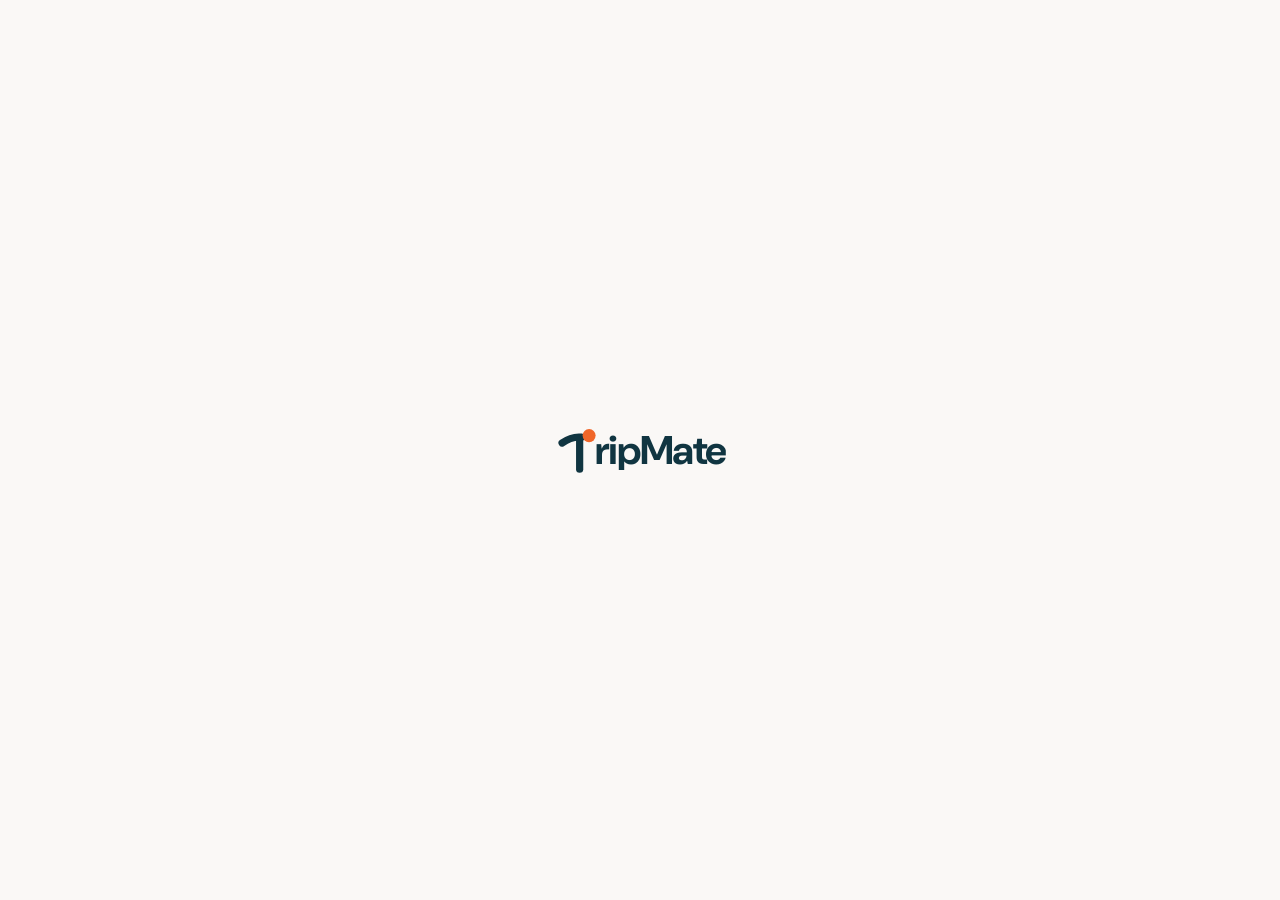
<file: design/v2/index.html>
<!DOCTYPE html>
<html lang="nb">
<head>
<meta charset="utf-8">
<meta name="viewport" content="width=device-width, initial-scale=1, viewport-fit=cover">
<title>TripMate</title>
<meta name="theme-color" content="#FAF8F6">
<meta name="apple-mobile-web-app-capable" content="yes">
<meta name="apple-mobile-web-app-status-bar-style" content="default">
<link rel="preconnect" href="https://fonts.googleapis.com">
<link rel="preconnect" href="https://fonts.gstatic.com" crossorigin>
<!-- Skriftfila skal ikke holde igjen tegningen. Lastes den som «print»
     og slippes løs når den er framme, begynner åpningen å spille med
     én gang i stedet for å vente på et nettverkskall. -->
<link rel="stylesheet" media="print" onload="this.media='all'"
      href="https://fonts.googleapis.com/css2?family=DM+Sans:opsz,wght@9..40,400;9..40,500;9..40,600;9..40,700&display=swap">
<noscript><link rel="stylesheet"
      href="https://fonts.googleapis.com/css2?family=DM+Sans:opsz,wght@9..40,400;9..40,500;9..40,600;9..40,700&display=swap"></noscript>
<style>
/* ═══════════════════════════════════════════════════════════════
   TripMate

   Stil: «Accent ladder», delt ut av taste-skill (frø 1132880137).
   Én merkefarge i full styrke bare på små merker; de bleke tonene
   gjør alt arealarbeidet. Arket sier selv at stigen skal bygges av
   merkets egen farge — her oransjen fra logoen.

   Fargene er hentet ut av logofila, ikke gjettet:
   djupblå #103541, oransje #F06629.
   ═══════════════════════════════════════════════════════════════ */

:root{
  /* ── stigen, bygget av merkeoransjen ───────────────────────── */
  --merke:#F06629;          /* full styrke: bare små merker */
  --merke-blek:#FEF1E8;     /* areal: kort, striper, felter */
  --merke-spor:#FAD9C2;     /* spor og kanter i familien */
  --merke-blekk:#8C3A0C;    /* tekst som står på den bleke tonen */

  /* ── blekk: merkets djupblå gjør jobben som tekstfarge ────── */
  --blekk:#103541;
  --blekk-2:#4A6069;
  --blekk-3:#5F7379;        /* 4,7:1 mot den varme grunnen; #6E8189 ga 3,9 */

  --grunn:#FAF8F6;          /* ett hakk mot den bleke tonen */
  --flate:#FFFFFF;
  --kant:#EAE4DF;
  --strek:#F1ECE8;

  --fare:#B3261E;
  --fare-blek:#FCEDEC;
  --god:#1E6B4E;

  /* ── form: det tette paret, 8 og 6 ─────────────────────────── */
  --r-kort:14px;
  --r-flate:10px;
  --r-kontroll:999px;

  --marg:20px;
  --gap:14px;

  --fs-tittel:27px;
  --fs-seksjon:15px;
  --fs-brod:16px;     /* arket sier 14; en telefon i sollys sier 16 */
  --fs-sub:13.5px;
  --fs-liten:12px;

  --safe-t:env(safe-area-inset-top,0px);
  --safe-b:env(safe-area-inset-bottom,0px);

  /* ── bevegelse ─────────────────────────────────────────────
     Kurvene er hentet, ikke funnet på. De innebygde er for svake. */
  --ease-ut:cubic-bezier(0.23, 1, 0.32, 1);
  --ease-begge:cubic-bezier(0.77, 0, 0.175, 1);
  --ease-skuff:cubic-bezier(0.32, 0.72, 0, 1);
  --t-trykk:120ms;
  --t-liten:160ms;
  --t-skjerm:140ms;
  --t-meny:260ms;

  color-scheme:light;
}

*{box-sizing:border-box}
html,body{margin:0;height:100%}
body{
  font-family:"DM Sans",-apple-system,system-ui,sans-serif;
  font-size:var(--fs-brod);line-height:1.45;color:var(--blekk);background:var(--grunn);
  -webkit-text-size-adjust:100%;overflow:hidden;font-variant-numeric:tabular-nums;
  -webkit-tap-highlight-color:transparent;
}
button,input{font:inherit;color:inherit}
:focus-visible{outline:2px solid var(--merke);outline-offset:2px;border-radius:8px}

/* Trykkrespons på alt som kan trykkes. 120 ms, bare transform. */
button{transition:transform var(--t-trykk) var(--ease-ut)}
button:active{transform:scale(.97)}

/* ── stillas rundt prototypen (ikke en del av appen) ───────────── */
.ramme{display:flex;flex-direction:column;height:100dvh;background:#0B2029}
.telefon{
  flex:1;min-height:0;width:100%;max-width:412px;margin:0 auto;background:var(--grunn);
  display:flex;flex-direction:column;position:relative;overflow:hidden;
}
@media (min-width:480px){
  .ramme{padding:16px 0}
  .telefon{border-radius:28px;max-height:880px;box-shadow:0 24px 70px rgba(0,0,0,.5)} /* taste-skill-ignore: stillas */
}
.notat{
  flex:none;padding:10px 16px calc(10px + var(--safe-b));background:#0B2029;
  color:#7D959E;font-size:12px;text-align:center;line-height:1.5;
}
.notat b{color:#D7E3E7;font-weight:500}

/* ── merket ────────────────────────────────────────────────────── */
.merkeT{width:22px;height:22px;flex:none;display:block}
.ordmerke{display:flex;align-items:center;gap:7px;min-width:0}
.ordmerke .navn{font-size:17px;font-weight:700;letter-spacing:-.02em}
.ordmerke .navn em{font-style:normal;color:var(--merke)}

/* ── toppbar ───────────────────────────────────────────────────── */
.topp{
  flex:none;display:flex;align-items:center;gap:10px;height:52px;
  padding:0 12px 0 var(--marg);margin-top:var(--safe-t);
}
.turknapp{
  flex:1;min-width:0;display:flex;align-items:center;gap:6px;border:0;background:none;
  padding:6px 4px 6px 0;cursor:pointer;text-align:left;min-height:44px;
}
.turknapp .nv{font-size:15px;font-weight:600;letter-spacing:-.01em;white-space:nowrap;overflow:hidden;text-overflow:ellipsis}
.turknapp .kryss{width:15px;height:15px;flex:none;stroke:var(--blekk-3);fill:none;stroke-width:2.2;
  stroke-linecap:round;stroke-linejoin:round;transition:transform var(--t-meny) var(--ease-ut)}
.turknapp[aria-expanded="true"] .kryss{transform:rotate(180deg)}
.meg-knapp{
  width:44px;height:44px;flex:none;border:0;background:none;padding:0;cursor:pointer;
  display:grid;place-items:center;position:relative;color:var(--blekk-2);
}
.meg-knapp .sirkel{
  width:32px;height:32px;border-radius:50%;background:var(--merke-blek);color:var(--merke-blekk);
  font-size:12px;font-weight:600;display:grid;place-items:center;
}
.meg-knapp svg{width:20px;height:20px;stroke:currentColor;fill:none;stroke-width:2;stroke-linecap:round;stroke-linejoin:round}
.meg-knapp .prikk{position:absolute;top:5px;right:5px;width:9px;height:9px;border-radius:50%;
  background:var(--merke);border:2px solid var(--grunn)}

/* ── skjerm ────────────────────────────────────────────────────── */
.rull{flex:1;min-height:0;overflow-y:auto;overscroll-behavior:contain;-webkit-overflow-scrolling:touch}
.rull::-webkit-scrollbar{display:none}
.inn{padding:0 var(--marg)}
.luft{height:30px}

/* Skjermbytte: 140 ms, bare opacity og transform. Nok til å unngå
   at innholdet teleporterer, for lite til å merkes som en animasjon
   når du bytter fane tjue ganger om dagen. */
@keyframes skjerm-inn{from{opacity:0;transform:translateY(8px)}to{opacity:1;transform:none}}
.skjerm-anim{animation:skjerm-inn var(--t-skjerm) var(--ease-ut)}

h1.tittel{font-size:var(--fs-tittel);font-weight:700;letter-spacing:-.025em;line-height:1.15;margin:8px 0 0}
.underlinje{font-size:var(--fs-sub);color:var(--blekk-2);margin-top:5px}

/* ── dagstripa: TripMates eget element ─────────────────────────── */
/* Logoens oransje prikk er «nå». Det er den samme prikken som sitter
   på T-en — merket og tidspunktet er den samme tingen. */
.stripe{margin:20px 0 0;position:relative}
.stripe .akse{position:absolute;left:0;right:0;top:20px;height:2px;background:var(--strek);border-radius:2px}
.stripe .gaatt{position:absolute;left:0;top:20px;height:2px;background:var(--merke-spor);border-radius:2px;
  transform-origin:left;transition:transform 600ms var(--ease-begge)}
.stripe .punkter{display:flex;justify-content:space-between;position:relative}
.stripe .pk{display:flex;flex-direction:column;align-items:center;gap:6px;flex:1;min-width:0}
.stripe .kl{font-size:var(--fs-liten);color:var(--blekk-3)}
.stripe .mk{width:9px;height:9px;border-radius:50%;background:var(--kant);flex:none}
.stripe .pk.ferdig .mk{background:var(--merke-spor)}
.stripe .pk.aktiv .mk{
  width:14px;height:14px;background:var(--merke);
  box-shadow:0 0 0 5px var(--merke-blek); /* taste-skill-ignore: ring, ikke skygge */
}
.stripe .pk.aktiv .kl{color:var(--merke-blekk);font-weight:600}
.stripe .nvn{font-size:12px;color:var(--blekk-3);text-align:center;line-height:1.25;max-width:70px;
  overflow:hidden;display:-webkit-box;-webkit-line-clamp:2;-webkit-box-orient:vertical}
.stripe .pk.aktiv .nvn{color:var(--blekk)}
/* Prikken setter seg på plass én gang når skjermen åpnes. Den pulser
   ikke: et merke som beveger seg hele dagen er støy, ikke informasjon. */
@keyframes prikk-inn{from{transform:scale(.4);box-shadow:0 0 0 0 var(--merke-blek)} /* taste-skill-ignore: ringen rundt prikken, ikke en skygge */
  to{transform:scale(1);box-shadow:0 0 0 5px var(--merke-blek)}} /* taste-skill-ignore */
.skjerm-anim .stripe .pk.aktiv .mk{animation:prikk-inn 320ms var(--ease-ut) 60ms backwards}

/* ── «nå»-kortet: blek tone gjør arealet, full farge bare merket ── */
.naakort{
  margin-top:18px;background:var(--merke-blek);border-radius:var(--r-kort);padding:18px;
  position:relative;overflow:hidden;
}
.naakort .merk{
  display:inline-flex;align-items:center;gap:6px;font-size:var(--fs-liten);font-weight:600;
  color:var(--merke-blekk);margin-bottom:8px;
}
.naakort .merk i{width:7px;height:7px;border-radius:50%;background:var(--merke);display:block}
.naakort .kl{font-size:38px;font-weight:700;line-height:1;letter-spacing:-.035em}
.naakort .hva{font-size:19px;font-weight:600;margin-top:6px;letter-spacing:-.015em}
.naakort .hvor{font-size:var(--fs-sub);color:var(--merke-blekk);opacity:.82;margin-top:2px}
.naakort .knapper{display:flex;gap:8px;margin-top:16px}

.btn{
  flex:1;min-height:46px;border-radius:var(--r-kontroll);border:1px solid var(--kant);
  background:var(--flate);color:var(--blekk);font-size:15px;font-weight:600;cursor:pointer;
  display:inline-flex;align-items:center;justify-content:center;gap:7px;
}
.btn svg{width:17px;height:17px;stroke:currentColor;fill:none;stroke-width:2;stroke-linecap:round;stroke-linejoin:round}
/* Hovedhandlingen er blekk, ikke oransje: hvit tekst på #F06629 gir
   3,2:1, og det er under kravet. Oransjen beholder jobben som merke. */
.btn.primar{background:var(--blekk);border-color:var(--blekk);color:#fff}

/* ── ruter ─────────────────────────────────────────────────────── */
.ruter{display:grid;grid-template-columns:1fr 1fr;gap:10px;margin-top:10px}
.rute{
  text-align:left;border:1px solid var(--kant);background:var(--flate);border-radius:var(--r-flate);
  padding:13px;cursor:pointer;min-height:78px;display:flex;flex-direction:column;justify-content:space-between;
}
.rute .nv{font-size:15px;font-weight:600}
.rute .vr{font-size:var(--fs-sub);color:var(--blekk-2);margin-top:3px}
.rute .vr b{font-weight:700;color:var(--blekk)}
.merkelapp{
  display:inline-block;background:var(--merke-blek);color:var(--merke-blekk);border-radius:var(--r-kontroll);
  font-size:11.5px;font-weight:600;padding:1px 8px;margin-left:6px;
}

/* ── seksjoner og rader ────────────────────────────────────────── */
.bolk{display:flex;align-items:baseline;justify-content:space-between;margin:28px 0 2px}
.bolk h3{font-size:var(--fs-seksjon);font-weight:600;margin:0;letter-spacing:-.01em}
.bolk .lenke{font-size:13.5px;font-weight:500;color:var(--merke-blekk);background:none;border:0;
  cursor:pointer;padding:13px 0;margin:-13px 0;min-height:44px}

.post{
  display:grid;grid-template-columns:56px 1fr auto;gap:12px;align-items:baseline;
  padding:13px 0;border-bottom:1px solid var(--strek);width:100%;text-align:left;
  background:none;border-left:0;border-right:0;border-top:0;cursor:pointer;
}
.post:last-of-type{border-bottom:0}
.post .t{font-size:14.5px;font-weight:500;color:var(--blekk-2)}
.post .h{display:block;font-size:var(--fs-brod);font-weight:500}
.post .s{display:block;font-size:var(--fs-sub);color:var(--blekk-2);margin-top:2px}
.post.ferdig .t,.post.ferdig .h{color:var(--blekk-3)}
.post.ferdig .h{text-decoration:line-through;text-decoration-color:var(--kant)}
.post .pil{color:var(--blekk-3)}
.post .pil svg{width:16px;height:16px;stroke:currentColor;fill:none;stroke-width:2;stroke-linecap:round;stroke-linejoin:round}

/* ── dagvelger ─────────────────────────────────────────────────── */
.dager{display:flex;gap:8px;overflow-x:auto;padding:12px var(--marg) 4px;scrollbar-width:none}
.dager::-webkit-scrollbar{display:none}
.dag{
  flex:none;border:1px solid var(--kant);background:var(--flate);border-radius:var(--r-flate);
  padding:8px 12px;cursor:pointer;text-align:center;min-width:54px;min-height:54px;
  transition:background var(--t-liten) var(--ease-ut),border-color var(--t-liten) var(--ease-ut),
             color var(--t-liten) var(--ease-ut),transform var(--t-trykk) var(--ease-ut);
}
.dag .d{font-size:var(--fs-liten);color:var(--blekk-2);transition:color var(--t-liten) var(--ease-ut)}
.dag .n{font-size:17px;font-weight:600;line-height:1.2}
.dag[aria-selected="true"]{background:var(--merke-blek);border-color:var(--merke-spor);color:var(--merke-blekk)}
.dag[aria-selected="true"] .d{color:var(--merke-blekk)}
.dag .idag{display:block;width:5px;height:5px;border-radius:50%;background:var(--merke);margin:3px auto 0}

/* ── fanelinje ─────────────────────────────────────────────────── */
.faner{
  flex:none;display:flex;border-top:1px solid var(--strek);background:var(--grunn);
  padding:6px 8px calc(6px + var(--safe-b));
}
.fane{
  flex:1;border:0;background:none;cursor:pointer;color:var(--blekk-3);
  display:flex;flex-direction:column;align-items:center;gap:3px;
  padding:7px 0 3px;min-height:48px;font-size:11.5px;font-weight:500;position:relative;
  transition:color var(--t-liten) var(--ease-ut);
}
.fane svg{width:23px;height:23px;stroke:currentColor;fill:none;stroke-width:1.7;stroke-linecap:round;stroke-linejoin:round;
  transition:transform var(--t-liten) var(--ease-ut)}
.fane[aria-selected="true"]{color:var(--merke-blekk)}
/* Ikonet løfter seg to piksler. Nok til å kjennes, for lite til å se. */
.fane[aria-selected="true"] svg{transform:translateY(-2px)}
.fane .tall{
  position:absolute;top:3px;left:50%;margin-left:4px;background:var(--merke);color:#fff;
  border-radius:var(--r-kontroll);font-size:10.5px;font-weight:700;padding:0 5px;min-width:18px;line-height:18px;text-align:center;
}

/* ── rullegardin ───────────────────────────────────────────────── */
.slor{
  position:absolute;inset:0;background:rgba(16,53,65,.4);z-index:8;border:0;width:100%;
  opacity:0;transition:opacity var(--t-meny) var(--ease-ut);
}
.slor.vis{opacity:1}
.gardin{
  position:absolute;left:0;right:0;top:0;z-index:9;background:var(--flate);
  border-radius:0 0 var(--r-kort) var(--r-kort);padding:calc(12px + var(--safe-t)) 0 10px;
  box-shadow:0 20px 44px -26px rgba(16,53,65,.6); /* taste-skill-ignore: ekte overlegg */
  transform:translateY(-100%);transition:transform var(--t-meny) var(--ease-skuff);
}
.gardin.vis{transform:none}
.gardin .hode{display:flex;align-items:center;gap:9px;padding:2px var(--marg) 0}
.gardin .tit{font-size:16px;font-weight:700;letter-spacing:-.015em}
.gardin .sub{font-size:var(--fs-sub);color:var(--blekk-2);padding:1px var(--marg) 10px;margin-left:31px}
.mrad{
  display:flex;align-items:center;gap:13px;width:100%;border:0;background:none;
  padding:11px var(--marg);text-align:left;cursor:pointer;min-height:48px;
}
.mrad svg{width:19px;height:19px;flex:none;stroke:var(--blekk-2);fill:none;stroke-width:1.8;stroke-linecap:round;stroke-linejoin:round}
.mrad .nv{flex:1;font-size:15.5px;font-weight:500}
.mrad .vr{font-size:var(--fs-sub);color:var(--blekk-3);font-weight:400}
.mrad[aria-current="true"]{background:var(--merke-blek)}
.mrad[aria-current="true"] svg{stroke:var(--merke-blekk)}
.mrad .tall{background:var(--merke);color:#fff;border-radius:var(--r-kontroll);font-size:11.5px;font-weight:700;padding:1px 8px}
.mskille{height:1px;background:var(--strek);margin:8px var(--marg)}

/* ── lister ────────────────────────────────────────────────────── */
.rad{
  display:flex;align-items:center;gap:13px;width:100%;padding:12px 0;text-align:left;
  border:0;border-bottom:1px solid var(--strek);background:none;cursor:pointer;min-height:56px;
}
.rad:last-of-type{border-bottom:0}
.rad .nv{display:block;font-size:var(--fs-brod);font-weight:500}
.rad .s{display:block;font-size:var(--fs-sub);color:var(--blekk-2);margin-top:1px}
.rad .grow{flex:1;min-width:0}
.filtype{
  width:34px;height:42px;flex:none;border:1px solid var(--kant);border-radius:6px;
  display:grid;place-items:center;font-size:9.5px;font-weight:600;color:var(--blekk-2);background:var(--flate);
}
.init{
  width:34px;height:34px;flex:none;border-radius:50%;display:grid;place-items:center;
  font-size:12.5px;font-weight:600;color:var(--merke-blekk);background:var(--merke-blek);
}

/* Avkryssing: boksen fylles og haken tegnes. 180 ms, og teksten
   dempes samtidig — ett trykk, én samlet beskjed. */
.hake{
  width:26px;height:26px;flex:none;border:1.8px solid var(--kant);border-radius:8px;
  display:grid;place-items:center;background:var(--flate);
  transition:background var(--t-liten) var(--ease-ut),border-color var(--t-liten) var(--ease-ut);
}
.hake svg{width:15px;height:15px;stroke:#fff;fill:none;stroke-width:2.6;stroke-linecap:round;stroke-linejoin:round;
  stroke-dasharray:20;stroke-dashoffset:20;transition:stroke-dashoffset 180ms var(--ease-ut) 40ms}
.rad.av .hake{background:var(--merke);border-color:var(--merke)}
.rad.av .hake svg{stroke-dashoffset:0}
.rad .nv{transition:color var(--t-liten) var(--ease-ut)}
.rad.av .nv{color:var(--blekk-3);text-decoration:line-through;text-decoration-color:var(--kant)}

/* ── seter ─────────────────────────────────────────────────────── */
.setekart{display:grid;grid-template-columns:repeat(4,1fr);gap:8px;margin-top:4px}
.gang{grid-column:1/-1;height:12px;display:grid;place-items:center}
.gang span{font-size:10.5px;color:var(--blekk-3)}
.sete{
  border:1px solid var(--kant);background:var(--flate);border-radius:var(--r-flate);
  min-height:54px;padding:6px 2px;cursor:pointer;display:flex;flex-direction:column;
  align-items:center;justify-content:center;gap:1px;
  transition:background var(--t-liten) var(--ease-ut),border-color var(--t-liten) var(--ease-ut),
             color var(--t-liten) var(--ease-ut),transform var(--t-liten) var(--ease-ut);
}
.sete .n{font-size:13.5px;font-weight:600}
.sete .hvem{font-size:10.5px;color:var(--blekk-3);max-width:100%;overflow:hidden;text-overflow:ellipsis;white-space:nowrap}
.sete.tatt{background:var(--grunn);color:var(--blekk-3);cursor:default}
.sete.min{background:var(--merke);border-color:var(--merke);color:#fff}
.sete.min .hvem{color:rgba(255,255,255,.85)}
/* Setet du nettopp tok: ett løft, 220 ms. Skjer én gang per tur. */
@keyframes sete-tatt{0%{transform:scale(.9)}60%{transform:scale(1.06)}100%{transform:scale(1)}}
.sete.nytt{animation:sete-tatt 220ms var(--ease-ut)}

/* ── chat ──────────────────────────────────────────────────────── */
.meldinger{display:flex;flex-direction:column;gap:14px;padding:16px var(--marg) 8px;margin-top:auto}
.melding{max-width:84%;display:flex;flex-direction:column;gap:3px}
.melding.min{align-self:flex-end;align-items:flex-end}
.hvem{font-size:var(--fs-liten);color:var(--blekk-2);padding-left:2px;font-weight:500}
.boble{background:var(--flate);border:1px solid var(--kant);border-radius:16px 16px 16px 6px;
  padding:10px 13px;font-size:15.5px;overflow-wrap:anywhere}
.melding.min .boble{background:var(--merke-blek);border-color:var(--merke-spor);color:var(--merke-blekk);
  border-radius:16px 16px 6px 16px}
.stempel{font-size:11.5px;color:var(--blekk-3);padding:0 3px}
.skriv{
  flex:none;display:flex;gap:9px;align-items:flex-end;padding:10px var(--marg) calc(10px + var(--safe-b));
  border-top:1px solid var(--strek);background:var(--grunn);
}
.skriv input{
  flex:1;min-width:0;min-height:46px;border:1px solid var(--kant);background:var(--flate);
  border-radius:var(--r-kontroll);padding:12px 16px;font-size:16px;
}
.ikonknapp{
  width:46px;height:46px;flex:none;border-radius:50%;border:1px solid var(--kant);
  background:var(--flate);cursor:pointer;display:grid;place-items:center;color:var(--blekk-2);
}
.ikonknapp.send{background:var(--blekk);border-color:var(--blekk);color:#fff}
.ikonknapp svg{width:19px;height:19px;stroke:currentColor;fill:none;stroke-width:2;stroke-linecap:round;stroke-linejoin:round}

.tomt{padding:36px 0;text-align:center;color:var(--blekk-2);font-size:var(--fs-sub)}

/* ══ åpningen ═══════════════════════════════════════════════════
   Dette er den ene plassen i appen der glede får koste noe. Den ses
   én gang per økt, ikke tjue ganger om dagen, og da gjelder andre
   regler enn for en fane man trykker på hele tiden.

   Rekkefølgen følger logoen: streken tegnes, prikken lander, og
   «ripMate» kommer ut fra bak T-en. Til sammen 1,1 sekund, og du kan
   trykke for å hoppe over. */
.aapning{
  position:fixed;inset:0;z-index:40;background:var(--grunn);
  display:grid;place-items:center;cursor:pointer;
  transition:opacity 280ms var(--ease-ut);
}
.aapning[hidden]{display:none}
.aapning.ut{opacity:0;pointer-events:none}
.aapning .ord{display:flex;align-items:center;gap:0}
.aapning .merkeT{width:54px;height:54px}
.aapning .T-stem,.aapning .T-arm{
  stroke-dasharray:40;stroke-dashoffset:40;
  animation:strek-tegn 420ms var(--ease-ut) forwards;
}
.aapning .T-arm{animation-delay:150ms}
.aapning .T-dot{
  transform:scale(0);transform-origin:15.6px 5.6px;
  animation:prikk-land 260ms var(--ease-ut) 430ms forwards;
}
.aapning .resten{
  font-size:40px;font-weight:700;letter-spacing:-.03em;line-height:1;margin-left:-13px;
  /* Ordet skyves ut fra bak T-en: masken åpner seg, teksten følger. */
  clip-path:inset(0 100% 0 0);transform:translateX(-10px);opacity:0;
  animation:ord-ut 460ms var(--ease-ut) 520ms forwards;
}
@keyframes strek-tegn{to{stroke-dashoffset:0}}
@keyframes prikk-land{0%{transform:scale(0)}65%{transform:scale(1.18)}100%{transform:scale(1)}}
@keyframes ord-ut{to{clip-path:inset(0 0 0 0);transform:none;opacity:1}}

@media (prefers-reduced-motion:reduce){
  .aapning .T-stem,.aapning .T-arm{stroke-dashoffset:0;animation:none}
  .aapning .T-dot{transform:none;animation:none}
  .aapning .resten{clip-path:none;transform:none;opacity:1;animation:none}
}

/* Rader som forsvinner (godkjent, avslått): ut samme vei som alt
   annet — opacity og transform, aldri height. */
.gaar-ut{opacity:0;transform:translateY(-6px);transition:opacity 200ms var(--ease-ut),transform 200ms var(--ease-ut)}

/* ── beskjed ───────────────────────────────────────────────────── */
/* Overgang, ikke keyframes: den kan fyres av to ganger på et sekund,
   og da skal den sikte fra der den er, ikke starte på nytt. */
.beskjed{
  position:absolute;left:50%;bottom:84px;z-index:12;
  background:var(--blekk);color:#fff;border-radius:var(--r-kontroll);padding:10px 16px;
  font-size:13.5px;font-weight:500;white-space:nowrap;max-width:88%;overflow:hidden;text-overflow:ellipsis;
  transform:translate(-50%,8px);opacity:0;pointer-events:none;
  transition:opacity 200ms var(--ease-ut),transform 200ms var(--ease-ut);
}
.beskjed.vis{opacity:1;transform:translate(-50%,0)}

/* ══ glass: iPhone, lagt til på hjemskjermen ═══════════════════ */
@supports (backdrop-filter:blur(1px)) or (-webkit-backdrop-filter:blur(1px)) { /* taste-skill-ignore */
  html.glass .telefon{--glass-tint:rgba(250,248,246,.72)}
  @media (max-width:479px){ html.glass .telefon{overflow:visible} }

  html.glass .topp,html.glass .faner{
    position:absolute;left:0;right:0;z-index:5;background:var(--glass-tint);
    -webkit-backdrop-filter:saturate(1.9) blur(26px); /* taste-skill-ignore */
    backdrop-filter:saturate(1.9) blur(26px); /* taste-skill-ignore */
  }
  html.glass .topp{top:0;margin-top:0;padding-top:var(--safe-t);height:auto;min-height:52px}
  /* Apple: «a tab bar floats above content». Den er en kapsel, ikke en
     stripe fra kant til kant. */
  html.glass .faner{
    left:10px;right:10px;bottom:calc(9px + var(--safe-b));
    border:1px solid rgba(255,255,255,.7);border-radius:24px;padding:6px;
    background:rgba(250,248,246,.82);
    box-shadow:0 10px 26px -12px rgba(16,53,65,.35); /* taste-skill-ignore */
  }
  html.glass .fane[aria-selected="true"]{background:var(--merke-blek);border-radius:18px}
  html.glass .gardin{padding-top:calc(12px + var(--safe-t))}
}
@media (prefers-reduced-transparency:reduce){
  html.glass .topp,html.glass .faner{
    background:var(--grunn);
    -webkit-backdrop-filter:none; /* taste-skill-ignore */
    backdrop-filter:none; /* taste-skill-ignore */
  }
}

/* ══ mindre bevegelse: behold det som forklarer, fjern det som flytter ══ */
@media (prefers-reduced-motion:reduce){
  *{animation-duration:.01ms!important;animation-iteration-count:1!important}
  .skjerm-anim{animation:none}
  .gardin{transition:opacity var(--t-liten) linear;transform:none;opacity:0}
  .gardin.vis{opacity:1}
  .stripe .gaatt{transition:none}
  button:active{transform:none}
}
</style>
</head>
<body>

<div class="ramme">
  <div class="telefon" id="telefon"></div>
  <div class="notat" id="notat"></div>
</div>

<!-- Åpningen står i selve dokumentet, ikke i et mal-element JS kloner.
     Da begynner den å tegne seg i samme øyeblikk siden vises, uten å
     vente på at skriftfila lastes. Og den ligger utenfor .telefon,
     som tegn() tømmer hver gang en skjerm byttes. -->
<div class="aapning" id="aapning" aria-hidden="true">
  <div class="ord">
    <svg class="merkeT" viewBox="0 0 24 24">
      <path class="T-stem" d="M11.4 7.4V20.5" stroke="#103541" stroke-width="3.2" stroke-linecap="round" fill="none"/>
      <path class="T-arm" d="M3.6 8.9c2.6-1.9 5.6-2.9 8.6-2.6" stroke="#103541" stroke-width="3.2" stroke-linecap="round" fill="none"/>
      <circle class="T-dot" cx="15.6" cy="5.6" r="2.9" fill="#F06629"/>
    </svg>
    <span class="resten">ripMate</span>
  </div>
</div>

<script>
/* ═══ merket: T-en med flystreken og den oransje prikken ═══ */
const MERKE = (farge = "var(--blekk)") => `
  <svg class="merkeT" viewBox="0 0 24 24" aria-hidden="true">
    <path d="M11.4 7.4V20.5" stroke="${farge}" stroke-width="3.2" stroke-linecap="round" fill="none"/>
    <path d="M3.6 8.9c2.6-1.9 5.6-2.9 8.6-2.6" stroke="${farge}" stroke-width="3.2" stroke-linecap="round" fill="none"/>
    <circle cx="15.6" cy="5.6" r="2.9" fill="var(--merke)"/>
  </svg>`;

const I = {
  hjem:'<svg viewBox="0 0 24 24"><path d="M4 11.2 12 4.5l8 6.7"/><path d="M6.2 10v9.5h11.6V10"/></svg>',
  program:'<svg viewBox="0 0 24 24"><rect x="3.5" y="5" width="17" height="15.5" rx="3"/><path d="M3.5 9.8h17M8.5 3v4M15.5 3v4"/></svg>',
  chat:'<svg viewBox="0 0 24 24"><path d="M20.5 12a8 8 0 0 1-8 8H7l-3.5 2.5L4.6 18A8 8 0 1 1 20.5 12Z"/></svg>',
  meg:'<svg viewBox="0 0 24 24"><circle cx="12" cy="8.2" r="3.7"/><path d="M4.8 20a7.2 7.2 0 0 1 14.4 0"/></svg>',
  ned:'<svg class="kryss" viewBox="0 0 24 24"><path d="m6 9.5 6 6 6-6"/></svg>',
  hoyre:'<svg viewBox="0 0 24 24"><path d="m9.5 6 6 6-6 6"/></svg>',
  venstre:'<svg viewBox="0 0 24 24"><path d="m14.5 6-6 6 6 6"/></svg>',
  nav:'<svg viewBox="0 0 24 24"><path d="M3.5 11.3 20.5 4l-7.3 16.5-2-7.2-7.7-2Z"/></svg>',
  sete:'<svg viewBox="0 0 24 24"><path d="M8 4.8h1.7a2 2 0 0 1 2 2V13H8z"/><path d="M8 13h7.2a2.6 2.6 0 0 1 2.6 2.6V17H8z"/><path d="M8 4.3v15"/></svg>',
  sekk:'<svg viewBox="0 0 24 24"><rect x="5.5" y="8" width="13" height="12.5" rx="2.5"/><path d="M9 8V5.5a3 3 0 0 1 6 0V8"/></svg>',
  fil:'<svg viewBox="0 0 24 24"><path d="M13.5 3.5H7.5a2 2 0 0 0-2 2v13a2 2 0 0 0 2 2h9a2 2 0 0 0 2-2V8.5Z"/><path d="M13.5 3.5v5h5"/></svg>',
  folk:'<svg viewBox="0 0 24 24"><circle cx="9.5" cy="8.5" r="3.3"/><path d="M3.8 19a5.7 5.7 0 0 1 11.4 0"/><path d="M16.2 5.8a3.3 3.3 0 0 1 0 5.4M20.2 19a5.7 5.7 0 0 0-2.3-4.4"/></svg>',
  tann:'<svg viewBox="0 0 24 24"><circle cx="12" cy="12" r="3"/><path d="M19.2 14.7a1.6 1.6 0 0 0 .3 1.8 2 2 0 1 1-2.8 2.8 1.6 1.6 0 0 0-2.7 1.1 2 2 0 0 1-4 0 1.6 1.6 0 0 0-2.7-1.1 2 2 0 1 1-2.8-2.8A1.6 1.6 0 0 0 3 14.7a2 2 0 0 1 0-4 1.6 1.6 0 0 0 1.5-2.6 2 2 0 1 1 2.8-2.8A1.6 1.6 0 0 0 11 4.8a2 2 0 0 1 4 0 1.6 1.6 0 0 0 2.7 1.1 2 2 0 1 1 2.8 2.8A1.6 1.6 0 0 0 21 11.3a2 2 0 0 1 0 4Z"/></svg>',
  bytt:'<svg viewBox="0 0 24 24"><path d="M4 7.5h13M13.5 4 17 7.5 13.5 11"/><path d="M20 16.5H7M10.5 13 7 16.5 10.5 20"/></svg>',
  hake:'<svg viewBox="0 0 24 24"><path d="m5 12.5 4.5 4.5L19 7.5"/></svg>',
  send:'<svg viewBox="0 0 24 24"><path d="M4 12 20 4.5 13 20.5l-2-7-7-1.5Z"/></svg>',
  bilde:'<svg viewBox="0 0 24 24"><rect x="3.5" y="5.5" width="17" height="13.5" rx="2.5"/><circle cx="12" cy="12.2" r="3.2"/><path d="M8.3 5.5 9.4 3.2h5.2l1.1 2.3"/></svg>'
};

/* ═══ data ═══ */
const TUR = { navn:"Brussel, Paris og Normandie", klasse:"Tryggheim VG2", dager:8 };

const DAGER = [
  { kort:"ons", num:"17.", navn:"Onsdag 17. september", punkter:[
    { t:"05:30", h:"Avreise fra Tryggheim", kort:"Avreise", s:"Møt på parkeringa 05:15", ferdig:true },
    { t:"11:40", h:"Fly fra Stavanger", kort:"Fly", s:"SK4455 · sete 22C", ferdig:true },
    { t:"15:20", h:"Ankomst Brussel", kort:"Ankomst", s:"Buss til hotellet", ferdig:true },
    { t:"18:00", h:"Middag og innsjekk", kort:"Middag", s:"Hotel Bedford", ferdig:true }
  ]},
  { kort:"tor", num:"18.", navn:"Torsdag 18. september", idag:true, punkter:[
    { t:"08:00", h:"Frokost på hotellet", kort:"Frokost", s:"", ferdig:true },
    { t:"09:30", h:"Avreise med buss", kort:"Buss", s:"Sete 14B", ferdig:true },
    { t:"12:30", h:"Lunsj ved Atomium", kort:"Lunsj", s:"Square de l'Atomium", naa:true },
    { t:"14:00", h:"Omvisning i EU-parlamentet", kort:"EU", s:"Ta med legitimasjon" },
    { t:"17:30", h:"Fri tid i sentrum", kort:"Fri tid", s:"Møt ved bussen 19:15" },
    { t:"20:00", h:"Middag på hotellet", kort:"Middag", s:"" }
  ]},
  { kort:"fre", num:"19.", navn:"Fredag 19. september", punkter:[
    { t:"07:15", h:"Frokost og utsjekk", kort:"Utsjekk", s:"Koffertene ut 08:30" },
    { t:"09:00", h:"Buss til Paris", kort:"Paris", s:"3 t 20 min · sete 14B" },
    { t:"13:00", h:"Lunsj på rasteplass", kort:"Lunsj", s:"" },
    { t:"16:00", h:"Innsjekk Hôtel du Nord", kort:"Hotell", s:"Rom 204" },
    { t:"19:30", h:"Middag i Montmartre", kort:"Middag", s:"" }
  ]},
  { kort:"lør", num:"20.", navn:"Lørdag 20. september", punkter:[
    { t:"08:30", h:"Frokost", kort:"Frokost", s:"" },
    { t:"10:00", h:"Louvre", kort:"Louvre", s:"Påmelding · 19 av 28" },
    { t:"15:00", h:"Fri tid", kort:"Fri tid", s:"Møt ved Opéra 18:00" }
  ]},
  { kort:"søn", num:"21.", navn:"Søndag 21. september", punkter:[] },
  { kort:"man", num:"22.", navn:"Mandag 22. september", punkter:[] }
];
const IDAG = DAGER.findIndex(d => d.idag);

const PAKKELISTE = [
  ["Må ha", ["Pass","Helsetrygdkort","Reiseforsikring"]],
  ["Klær", ["Regnjakke","Gode sko","Pent antrekk til middagen"]],
  ["Annet", ["Lader og powerbank","Reiseadapter"]]
];

const SETER = [
  ["13A","Ada"],["13B","Noah"],["13C",""],["13D",""], null,
  ["14A","Mia"],["14B",""],["14C","Leo"],["14D",""], null,
  ["15A",""],["15B",""],["15C","Sara"],["15D",""], null,
  ["16A",""],["16B",""],["16C",""],["16D",""]
];

const S = {
  dag: IDAG, kryss: new Set(["Pass","Helsetrygdkort","Regnjakke","Lader og powerbank"]),
  sete: "14B", nyttSete: null, ventende: true, antall: 28, menyAapen: false, gardinLukker: false
};

const esc = s => String(s??"").replace(/[&<>"]/g, c => ({"&":"&amp;","<":"&lt;",">":"&gt;",'"':"&quot;"}[c]));
const PROGRAM = () => DAGER[IDAG].punkter;
const ANTALL_PAKK = PAKKELISTE.flatMap(b => b[1]).length;

/* ═══ deler ═══ */
const topp = () => `
  <header class="topp">
    <button class="turknapp" data-gaa="meny" aria-haspopup="dialog" aria-expanded="${S.menyAapen}">
      ${MERKE()}<span class="nv">${esc(TUR.navn)}</span>${I.ned}
    </button>
    <button class="meg-knapp" data-gaa="meg" aria-label="Din profil">
      <span class="sirkel">JR</span><span class="prikk"></span></button>
  </header>`;

const faner = (aktiv) => {
  const f = [["hjem","I dag",I.hjem],["program","Program",I.program],["chat","Chat",I.chat,3],["meg","Meg",I.meg]];
  return `<nav class="faner" role="tablist">${f.map(([id,navn,ikon,n]) => `
    <button class="fane" role="tab" data-gaa="${id}" aria-selected="${aktiv===id}">
      ${ikon}${n?`<span class="tall">${n}</span>`:""}<span>${navn}</span>
    </button>`).join("")}</nav>`;
};

const stripe = () => {
  const p = PROGRAM();
  const naaIdx = p.findIndex(x => x.naa);
  const andel = p.length > 1 ? (naaIdx / (p.length - 1)) * 100 : 0;
  return `
  <div class="stripe" aria-label="Dagen i oversikt">
    <div class="akse"></div>
    <div class="gaatt" style="right:0;transform:scaleX(${(andel/100).toFixed(3)})"></div>
    <div class="punkter">
      ${p.map(x => `
        <div class="pk ${x.ferdig?"ferdig":""} ${x.naa?"aktiv":""}">
          <span class="kl">${x.t}</span><span class="mk"></span><span class="nvn">${esc(x.kort)}</span>
        </div>`).join("")}
    </div>
  </div>`;
};

/* ═══ skjermer ═══ */
const SKJERM = {

hjem: () => `${topp()}
  <div class="rull"><div class="inn skjerm-anim">
    <h1 class="tittel">Torsdag i Brussel</h1>
    <p class="underlinje">Dag 2 av ${TUR.dager} · 14°, lett regn · bussen går 09:30</p>
    ${stripe()}
    <section class="naakort">
      <div class="merk"><i></i>Nå snart</div>
      <div class="kl">12:30</div>
      <div class="hva">Lunsj ved Atomium</div>
      <div class="hvor">Square de l'Atomium, Brussel</div>
      <div class="knapper">
        <button class="btn primar" data-apne="Veibeskrivelse åpnes i kartappen">${I.nav} Veibeskrivelse</button>
        <button class="btn" data-gaa="program">Hele dagen</button>
      </div>
    </section>

    <div class="bolk"><h3>Turen</h3></div>
    <div class="ruter">
      <button class="rute" data-gaa="sitteplasser">
        <span class="nv">Sitteplasser</span><span class="vr">Sete <b>${esc(S.sete)}</b></span></button>
      <button class="rute" data-gaa="pakkeliste">
        <span class="nv">Pakkeliste</span><span class="vr"><b>${S.kryss.size}</b> av ${ANTALL_PAKK}</span></button>
      <button class="rute" data-gaa="filer">
        <span class="nv">Filer</span><span class="vr"><b>7</b> stk.</span></button>
      <button class="rute" data-gaa="deltakere">
        <span class="nv">Deltakere</span><span class="vr"><b>${S.antall}</b> med${
          S.ventende?'<span class="merkelapp">1 venter</span>':""}</span></button>
    </div>

    <div class="bolk"><h3>Senere i dag</h3>
      <button class="lenke" data-gaa="program">Hele programmet</button></div>
    ${PROGRAM().filter(p => !p.ferdig && !p.naa).map(p => `
      <button class="post" data-apne="${esc(p.h)}"><span class="t">${p.t}</span>
        <span><span class="h">${esc(p.h)}</span>${p.s?`<span class="s">${esc(p.s)}</span>`:""}</span>
        <span class="pil">${I.hoyre}</span></button>`).join("")}
    <div class="luft"></div>
  </div></div>
  ${faner("hjem")}`,

program: () => `${topp()}
  <div class="inn"><h1 class="tittel" style="font-size:22px">Program</h1></div>
  <div class="dager" role="tablist" aria-label="Velg dag">
    ${DAGER.map((d,i) => `
      <button class="dag" role="tab" data-dag="${i}" aria-selected="${i===S.dag}">
        <span class="d">${d.kort}</span><span class="n">${d.num}</span>
        ${d.idag?'<span class="idag"></span>':""}</button>`).join("")}
  </div>
  <div class="rull"><div class="inn skjerm-anim">
    <div class="bolk" style="margin-top:14px"><h3>${esc(DAGER[S.dag].navn)}</h3>
      ${DAGER[S.dag].idag?'<span style="font-size:13.5px;color:var(--merke-blekk);font-weight:500">i dag</span>':""}</div>
    ${DAGER[S.dag].punkter.length
      ? DAGER[S.dag].punkter.map(p => `
        <button class="post ${p.ferdig?"ferdig":""}" data-apne="${esc(p.h)}"><span class="t">${p.t}</span>
          <span><span class="h">${esc(p.h)}</span>${p.s?`<span class="s">${esc(p.s)}</span>`:""}</span>
          <span class="pil">${I.hoyre}</span></button>`).join("")
      : `<p class="tomt">Ingen punkter denne dagen ennå.</p>`}
    <div class="luft"></div>
  </div></div>
  ${faner("program")}`,

chat: () => `${topp()}
  <div class="inn"><h1 class="tittel" style="font-size:22px">Chat</h1></div>
  <div class="rull"><div class="inn skjerm-anim">
    ${[
      ["Brussel, Paris og Normandie","Marit: Husk å møte 09:15 i lobbyen","12:04",3],
      ["Rom 204","Leo: noen som har lader?","11:41",0],
      ["Påmeldte · EU-parlamentet","Du ble lagt til","i går",0],
      ["Reiseledere","Bare reiseledere ser denne","i går",0]
    ].map(([n,s,t,u]) => `
      <button class="rad" data-gaa="samtale">
        <span class="grow"><span class="nv">${esc(n)}</span><span class="s">${esc(s)}</span></span>
        <span style="text-align:right;flex:none">
          <span class="s" style="margin:0">${t}</span>
          ${u?`<br><span class="merkelapp" style="background:var(--merke);color:#fff;margin:3px 0 0">${u}</span>`:""}</span>
      </button>`).join("")}
    <div class="luft"></div>
  </div></div>
  ${faner("chat")}`,

samtale: () => `
  <header class="topp">
    <button class="meg-knapp" data-gaa="chat" aria-label="Tilbake til chattene">${I.venstre}</button>
    <button class="turknapp" data-gaa="chatside">
      <span class="nv">Brussel, Paris og Normandie</span>${I.hoyre}</button>
  </header>
  <div class="rull" style="display:flex;flex-direction:column">
    <div class="meldinger skjerm-anim">
      <div class="melding"><span class="hvem">Marit Aasen · reiseleder</span>
        <div class="boble">Husk å møte 09:15 i lobbyen. Bussen går presis 09:30.</div>
        <span class="stempel">09:02</span></div>
      <div class="melding"><span class="hvem">Leo Sand</span>
        <div class="boble">Er det nok å ha pass, eller trenger vi noe mer til parlamentet?</div>
        <span class="stempel">11:18</span></div>
      <div class="melding min"><div class="boble">Pass holder. Det står i programmet for 14:00.</div>
        <span class="stempel">11:20</span></div>
      <div class="melding"><span class="hvem">Marit Aasen · reiseleder</span>
        <div class="boble">Riktig. Og ta med regnjakke, det kommer en byge rundt tre.</div>
        <span class="stempel">12:04</span></div>
    </div>
  </div>
  <form class="skriv" onsubmit="return false">
    <button class="ikonknapp" type="button" aria-label="Send bilde">${I.bilde}</button>
    <input placeholder="Melding til hele turen…" aria-label="Skriv en melding">
    <button class="ikonknapp send" type="submit" aria-label="Send melding">${I.send}</button>
  </form>`,

sitteplasser: () => `${topp()}
  <div class="rull"><div class="inn skjerm-anim">
    <h1 class="tittel" style="font-size:22px">Sitteplasser</h1>
    <p class="underlinje">Buss · Oslo–Brussel · du har <b style="color:var(--blekk)">${esc(S.sete)}</b></p>
    <div class="bolk"><h3>Rad 13–16</h3>
      <span style="font-size:13.5px;color:var(--blekk-2)">${
        SETER.filter(s => s && !s[1] && s[0] !== S.sete).length} ledige</span></div>
    <div class="setekart">
      ${SETER.map(s => {
        if (!s) return '<div class="gang"><span>gang</span></div>';
        const [n,hvem] = s;
        const mitt = n === S.sete;
        const opptatt = Boolean(hvem) && !mitt;
        return `<button class="sete ${mitt?"min":(opptatt?"tatt":"")} ${mitt&&S.nyttSete===n?"nytt":""}"
          data-sete="${n}" data-opptatt="${opptatt?1:0}" aria-pressed="${mitt}"
          aria-label="Sete ${n}${opptatt?", tatt av "+hvem:(mitt?", ditt":", ledig")}">
          <span class="n">${n}</span>
          ${mitt?'<span class="hvem">Deg</span>':(hvem?`<span class="hvem">${esc(hvem)}</span>`:"")}</button>`;
      }).join("")}
    </div>
    <div class="luft"></div>
  </div></div>
  ${faner("hjem")}`,

pakkeliste: () => `${topp()}
  <div class="rull"><div class="inn skjerm-anim">
    <h1 class="tittel" style="font-size:22px">Pakkeliste</h1>
    <p class="underlinje">${S.kryss.size} av ${ANTALL_PAKK} krysset av · bare du ser dine kryss</p>
    ${PAKKELISTE.map(([b,rader]) => `
      <div class="bolk"><h3>${b}</h3></div>
      ${rader.map(n => { const av = S.kryss.has(n); return `
        <button class="rad ${av?"av":""}" data-kryss="${esc(n)}" aria-pressed="${av}">
          <span class="hake">${I.hake}</span><span class="grow"><span class="nv">${esc(n)}</span></span>
        </button>`; }).join("")}`).join("")}
    <div class="luft"></div>
  </div></div>
  ${faner("hjem")}`,

filer: () => `${topp()}
  <div class="rull"><div class="inn skjerm-anim">
    <h1 class="tittel" style="font-size:22px">Filer</h1>
    <p class="underlinje">Alt som er lagt ut på turen, samlet</p>
    <div class="bolk"><h3>Fra reiselederne</h3></div>
    ${[["PDF","Program Brussel–Paris.pdf","Marit · 12. sep"],
       ["DOC","Pakkeliste og regler.docx","Marit · 12. sep"],
       ["PDF","Bussbilletter.pdf","Jonas · 16. sep"],
       ["PNG","Romfordeling.png","Marit · i går"]].map(([t,n,s]) => `
      <button class="rad" data-apne="${esc(n)}"><span class="filtype">${t}</span>
        <span class="grow"><span class="nv">${esc(n)}</span><span class="s">${esc(s)}</span></span>
        <span class="pil" style="color:var(--blekk-3)">${I.hoyre}</span></button>`).join("")}
    <div class="bolk"><h3>Delt i chatten</h3></div>
    ${[["PNG","Kart over Montmartre.png","Ada · i går"],
       ["PDF","Billetter Disneyland.pdf","Marit · 14. sep"],
       ["XLS","Kontaktliste foresatte.xlsx","Bare reiseledere"]].map(([t,n,s]) => `
      <button class="rad" data-apne="${esc(n)}"><span class="filtype">${t}</span>
        <span class="grow"><span class="nv">${esc(n)}</span><span class="s">${esc(s)}</span></span>
        <span class="pil" style="color:var(--blekk-3)">${I.hoyre}</span></button>`).join("")}
    <div class="luft"></div>
  </div></div>
  ${faner("hjem")}`,

deltakere: () => `${topp()}
  <div class="rull"><div class="inn skjerm-anim">
    <h1 class="tittel" style="font-size:22px">Deltakere</h1>
    <p class="underlinje">${S.antall} med på turen${S.ventende?" · 1 venter på svar":""}</p>
    ${S.ventende ? `
      <div class="bolk"><h3>Venter på godkjenning</h3></div>
      <div id="ventende">
        <div class="rad" style="align-items:center;border-bottom:0">
          <span class="init">EN</span>
          <span class="grow"><span class="nv">Emma Nygård</span><span class="s">ba om å bli med i går</span></span>
        </div>
        <div style="display:flex;gap:9px;padding:0 0 10px">
          <button class="btn" data-svar="nei">Avslå</button>
          <button class="btn primar" data-svar="ja">Slipp inn</button>
        </div>
      </div>` : ""}
    <div class="bolk"><h3>Reiseledere</h3></div>
    ${[["MA","Marit Aasen"],["PK","Per Kvamme"]].map(([i,n]) => `
      <button class="rad" data-apne="${esc(n)}"><span class="init">${i}</span>
        <span class="grow"><span class="nv">${esc(n)}</span></span>
        <span class="pil" style="color:var(--blekk-3)">${I.hoyre}</span></button>`).join("")}
    <div class="bolk"><h3>Elever</h3></div>
    ${[["AF","Ada Fjell",""],["JR","Jonas Robstad","deg"],["LS","Leo Sand",""],
       ["MB","Mia Berge",""],["NH","Noah Hole",""],["SR","Sara Rime",""]].map(([i,n,s]) => `
      <button class="rad" data-apne="${esc(n)}"><span class="init">${i}</span>
        <span class="grow"><span class="nv">${esc(n)}</span>${s?`<span class="s">${s}</span>`:""}</span>
        <span class="pil" style="color:var(--blekk-3)">${I.hoyre}</span></button>`).join("")}
    <div class="luft"></div>
  </div></div>
  ${faner("hjem")}`,

meg: () => `${topp()}
  <div class="rull"><div class="inn skjerm-anim">
    <h1 class="tittel" style="font-size:22px">Jonas Robstad</h1>
    <p class="underlinje">Deltaker · jonas@eksempel.no</p>
    <div class="bolk"><h3>Varsler</h3></div>
    <button class="rad" data-apne="Varsler slås på"><span class="grow">
      <span class="nv">Varsler er ikke slått på</span>
      <span class="s">Du går glipp av beskjeder fra reiselederne</span></span>
      <span class="merkelapp">Slå på</span></button>
    <button class="rad" data-apne="Hva du varsles om"><span class="grow">
      <span class="nv">Hva du varsles om</span><span class="s">Alt i hele turen</span></span>
      <span class="pil">${I.hoyre}</span></button>
    <div class="bolk"><h3>Appen</h3></div>
    <button class="rad" data-apne="Kart"><span class="grow">
      <span class="nv">Kart</span><span class="s">Google Maps · til fots</span></span>
      <span class="pil">${I.hoyre}</span></button>
    <button class="rad" data-apne="Konto"><span class="grow">
      <span class="nv">Konto</span><span class="s">Innlogget med e-post</span></span>
      <span class="pil">${I.hoyre}</span></button>
    <button class="rad" data-apne="Om TripMate"><span class="grow">
      <span class="nv">Om TripMate og personvern</span></span><span class="pil">${I.hoyre}</span></button>
    <div class="luft"></div>
  </div></div>
  ${faner("meg")}`,

chatside: () => `
  <header class="topp">
    <button class="meg-knapp" data-gaa="samtale" aria-label="Tilbake til samtalen">${I.venstre}</button>
    <span class="turknapp"><span class="nv">Om chatten</span></span>
  </header>
  <div class="rull"><div class="inn skjerm-anim">
    <h1 class="tittel" style="font-size:22px">Brussel, Paris og Normandie</h1>
    <p class="underlinje">Åpen for hele turen · 28 med</p>
    <div class="bolk"><h3>Innstillinger</h3></div>
    <button class="rad" data-apne="Varsler for chatten"><span class="grow">
      <span class="nv">Varsler</span><span class="s">Alt</span></span><span class="pil">${I.hoyre}</span></button>
    <button class="rad" data-apne="Endre navn"><span class="grow">
      <span class="nv">Endre navn</span><span class="s">Bare reiseledere</span></span>
      <span class="pil">${I.hoyre}</span></button>
    <div class="bolk"><h3>Deltakere</h3>
      <button class="lenke" data-gaa="deltakere">Se alle 28</button></div>
    ${[["MA","Marit Aasen","reiseleder"],["AF","Ada Fjell",""],["JR","Jonas Robstad","deg"]].map(([i,n,s]) => `
      <div class="rad"><span class="init">${i}</span>
        <span class="grow"><span class="nv">${esc(n)}</span>${s?`<span class="s">${s}</span>`:""}</span></div>`).join("")}
    <div class="luft"></div>
  </div></div>`
};

const MENY = () => [
  ["hjem","I dag","",I.hjem],
  ["program","Program","",I.program],
  ["chat","Chat","",I.chat,3],
  ["filer","Filer","7 stk.",I.fil],
  ["pakkeliste","Pakkeliste",`${S.kryss.size} av ${ANTALL_PAKK}`,I.sekk],
  ["sitteplasser","Sitteplasser","Sete "+S.sete,I.sete],
  ["deltakere","Deltakere",S.antall+" med",I.folk,S.ventende?1:0],
  null,
  ["meg","Innstillinger","",I.tann],
  ["bytt","Bytt tur","",I.bytt]
];

function gardinHtml() {
  return `
    <button class="slor" data-gaa="lukk" aria-label="Lukk menyen"></button>
    <div class="gardin" role="dialog" aria-label="Meny">
      <div class="hode">${MERKE()}<span class="tit">TripMate</span></div>
      <div class="sub">${esc(TUR.navn)} · ${esc(TUR.klasse)}</div>
      ${MENY().map(m => {
        if (!m) return '<div class="mskille"></div>';
        const [id,navn,verdi,ikon,tall] = m;
        return `<button class="mrad" data-gaa="${id}" ${id===naavaerende?'aria-current="true"':""}>
          ${ikon}<span class="nv">${navn}${verdi?` <span class="vr">· ${verdi}</span>`:""}</span>
          ${tall?`<span class="tall">${tall}</span>`:""}</button>`;
      }).join("")}
    </div>`;
}

/* ═══ motor ═══ */
let naavaerende = "hjem", forrige = "hjem";
const tlf = document.getElementById("telefon");
const notat = document.getElementById("notat");

const NOTATER = {
  hjem:"<b>I dag.</b> Logoens oransje prikk er «nå» i dagstripa — merket og tidspunktet er samme ting.",
  program:"<b>Program.</b> Dagen med prikk under er i dag. Tomme dager står tomme, ikke skjult.",
  chat:"<b>Chat.</b> Navnet står i blekk, ikke grått: identitet skal aldri bleknes bort.",
  samtale:"<b>Samtale.</b> Dine egne meldinger bruker den bleke merketonen, ikke full oransje.",
  sitteplasser:"<b>Sitteplasser.</b> Ditt sete er det eneste med full merkefarge på skjermen.",
  pakkeliste:"<b>Pakkeliste.</b> Haken tegnes, den dukker ikke opp ferdig.",
  filer:"<b>Filer.</b> Filtypen står som tekst, ikke som et farget ikon i en boks.",
  deltakere:"<b>Deltakere.</b> Den som venter står øverst. Svarer du, glir raden ut.",
  meg:"<b>Meg.</b> Det som haster står først, med merkelappen i merketonen.",
  meny:"<b>Rullegardinen.</b> Faller ned med skuffkurven, 260 ms. Trykk utenfor for å lukke.",
  chatside:"<b>Om chatten.</b> Du kom hit ved å trykke på navnet øverst i samtalen."
};

function maalOppStripene() {
  const topp = tlf.querySelector(".topp"), faner = tlf.querySelector(".faner");
  const paa = document.documentElement.classList.contains("glass");
  tlf.querySelectorAll(".rull, .inn, .dager, .meldinger").forEach(el => {
    el.style.paddingTop = ""; el.style.paddingBottom = "";
  });
  if (!paa || !topp) return;
  const etter = topp.nextElementSibling;
  if (etter) etter.style.paddingTop = topp.offsetHeight + "px";
  if (faner) {
    const rull = tlf.querySelector(".rull");
    const under = tlf.getBoundingClientRect().bottom - faner.getBoundingClientRect().bottom;
    if (rull) rull.style.paddingBottom = Math.round(faner.offsetHeight + under * 2) + "px";
  }
}

const KANUSKARPHET = CSS.supports("backdrop-filter","blur(1px)") || CSS.supports("-webkit-backdrop-filter","blur(1px)");
function settGlass(paa){ document.documentElement.classList.toggle("glass", Boolean(paa) && KANUSKARPHET); }
/* Glasset slår seg ikke lenger på av seg selv på hjemskjermen. Jonas
   ser uskarphet i toppen og vet ikke hvor den kommer fra; da skrur vi
   av vår egen, så det som eventuelt blir igjen er iOS sitt eget og
   ikke noe vi har laget. Bryteren nederst slår den på igjen. */
settGlass(false);

function tegn(behold) {
  const vis = naavaerende === "meny" ? forrige : naavaerende;
  tlf.innerHTML = (SKJERM[vis] || SKJERM.hjem)();
  if (S.menyAapen || S.gardinLukker) {
    tlf.insertAdjacentHTML("beforeend", gardinHtml());
    const g = tlf.querySelector(".gardin"), s = tlf.querySelector(".slor");
    if (S.gardinLukker) {
      // Den lukker: tegn den åpen med én gang, så den har noe å gli fra.
      if (g) g.classList.add("vis");
      if (s) s.classList.add("vis");
    } else {
      // Den åpner: to bilder, ellers er det ingenting å gli fra.
      requestAnimationFrame(() => requestAnimationFrame(() => {
        if (g) g.classList.add("vis");
        if (s) s.classList.add("vis");
      }));
    }
  }
  maalOppStripene();
  const paa = document.documentElement.classList.contains("glass");
  notat.innerHTML = (NOTATER[naavaerende] || "")
    + ` <button id="glassbryter" style="margin-left:6px;border:1px solid #2A4751;background:${paa?"#D7E3E7":"transparent"};`
    + `color:${paa?"#0B2029":"#7D959E"};border-radius:999px;padding:2px 9px;font-size:11px;cursor:pointer">`
    + `Glass ${paa?"på":"av"}</button>`;
  const r = tlf.querySelector(".rull");
  if (r && behold !== undefined) r.scrollTop = behold;
  S.nyttSete = null;
}

let beskjedtimer = null;
function si(tekst) {
  let b = tlf.querySelector(".beskjed");
  if (!b) { b = document.createElement("div"); b.className = "beskjed"; b.setAttribute("role","status"); tlf.appendChild(b); }
  b.textContent = tekst;
  requestAnimationFrame(() => b.classList.add("vis"));
  clearTimeout(beskjedtimer);
  beskjedtimer = setTimeout(() => {
    b.classList.remove("vis");
    setTimeout(() => b.remove(), 220);
  }, 1700);
}

/* Menyen går ut samme vei som den kom inn. Men navigasjonen venter
   ikke på den: trykker du «Filer», er Filer der med én gang, og
   gardinen glir av oppå den nye skjermen. Å vente 240 ms på en
   animasjon før noe skjer er det motsatte av responsivt. */
function skyvGardinenUt() {
  requestAnimationFrame(() => {
    const g = tlf.querySelector(".gardin"), s = tlf.querySelector(".slor");
    if (g) g.classList.remove("vis");
    if (s) s.classList.remove("vis");
    setTimeout(() => {
      S.gardinLukker = false;
      const g2 = tlf.querySelector(".gardin"), s2 = tlf.querySelector(".slor");
      if (g2) g2.remove();
      if (s2) s2.remove();
    }, 280);
  });
}

function lukkMeny() {
  if (!S.menyAapen && !S.gardinLukker) return;
  S.menyAapen = false;
  S.gardinLukker = true;
  naavaerende = forrige;
  tegn();
  skyvGardinenUt();
}

function velgFraMeny(mal) {
  S.menyAapen = false;
  S.gardinLukker = true;
  naavaerende = mal;
  tegn();                 // den nye skjermen er der nå, ikke om 240 ms
  skyvGardinenUt();
}

tlf.addEventListener("click", e => {
  const k = e.target.closest("[data-gaa],[data-dag],[data-kryss],[data-sete],[data-svar],[data-apne]");
  if (!k) {
    const rad = e.target.closest("button.rad, button.post");
    if (rad) { const n = (rad.querySelector(".nv, .h")||{}).textContent; si(n ? "«"+n.trim()+"» åpnes her" : "Ikke tegnet ennå"); }
    return;
  }
  const d = k.dataset;

  if (d.gaa) {
    if (d.gaa === "lukk") return lukkMeny();
    if (d.gaa === "meny") {
      if (S.menyAapen) return lukkMeny();
      forrige = naavaerende; S.menyAapen = true; naavaerende = "meny"; return tegn();
    }
    if (d.gaa === "bytt") { lukkMeny(); return si("Du har bare én tur akkurat nå."); }
    if (SKJERM[d.gaa]) {
      if (S.menyAapen) return velgFraMeny(d.gaa);
      naavaerende = d.gaa; tegn();
    }
    return;
  }

  if (d.dag !== undefined) { S.dag = Number(d.dag); return tegn(); }

  if (d.kryss !== undefined) {
    S.kryss.has(d.kryss) ? S.kryss.delete(d.kryss) : S.kryss.add(d.kryss);
    const r = tlf.querySelector(".rull");
    return tegn(r ? r.scrollTop : 0);
  }

  if (d.sete) {
    if (d.opptatt === "1") return si("Setet er tatt.");
    if (d.sete === S.sete) return;
    S.sete = d.sete; S.nyttSete = d.sete;
    const r = tlf.querySelector(".rull");
    tegn(r ? r.scrollTop : 0);
    return si("Du har sete " + d.sete + " nå.");
  }

  if (d.svar) {
    const boks = tlf.querySelector("#ventende");
    const ja = d.svar === "ja";
    if (boks) {
      boks.classList.add("gaar-ut");
      setTimeout(() => {
        S.ventende = false;
        if (ja) S.antall += 1;
        tegn();
        si(ja ? "Emma er med på turen." : "Emma fikk avslag.");
      }, 200);
    }
    return;
  }

  if (d.apne) return si(d.apne);
});

addEventListener("resize", maalOppStripene);
addEventListener("orientationchange", () => setTimeout(maalOppStripene, 200));

notat.addEventListener("click", e => {
  if (e.target.id !== "glassbryter" || !KANUSKARPHET) return;
  settGlass(!document.documentElement.classList.contains("glass"));
  tegn();
});

tegn();

/* ═══ åpningen ═══
   Én gang per økt. «?ren» og «?rask» hopper over den, så skjermbilder
   og tester ikke blir stående og vente på en animasjon. */
const PARAM = new URLSearchParams(location.search);
const REN = PARAM.has("ren");
if (REN) notat.style.display = "none";

function visAapning() {
  const a = document.getElementById("aapning");
  if (!a) return;
  let sett = false;
  try { sett = Boolean(sessionStorage.getItem("tm.sett")); } catch {}
  // Sett før, eller bedt om ren visning: bort med den uten å blinke.
  if (REN || PARAM.has("rask") || sett) return a.remove();
  try { sessionStorage.setItem("tm.sett", "1"); } catch {}

  let ferdig = false;
  const avslutt = () => {
    if (ferdig) return;
    ferdig = true;
    a.classList.add("ut");
    setTimeout(() => a.remove(), 300);
  };
  a.addEventListener("click", avslutt);     // trykk for å hoppe over
  const mindre = matchMedia("(prefers-reduced-motion: reduce)").matches;
  setTimeout(avslutt, mindre ? 500 : 1180);
}
visAapning();
</script>
</body>
</html>
</file>
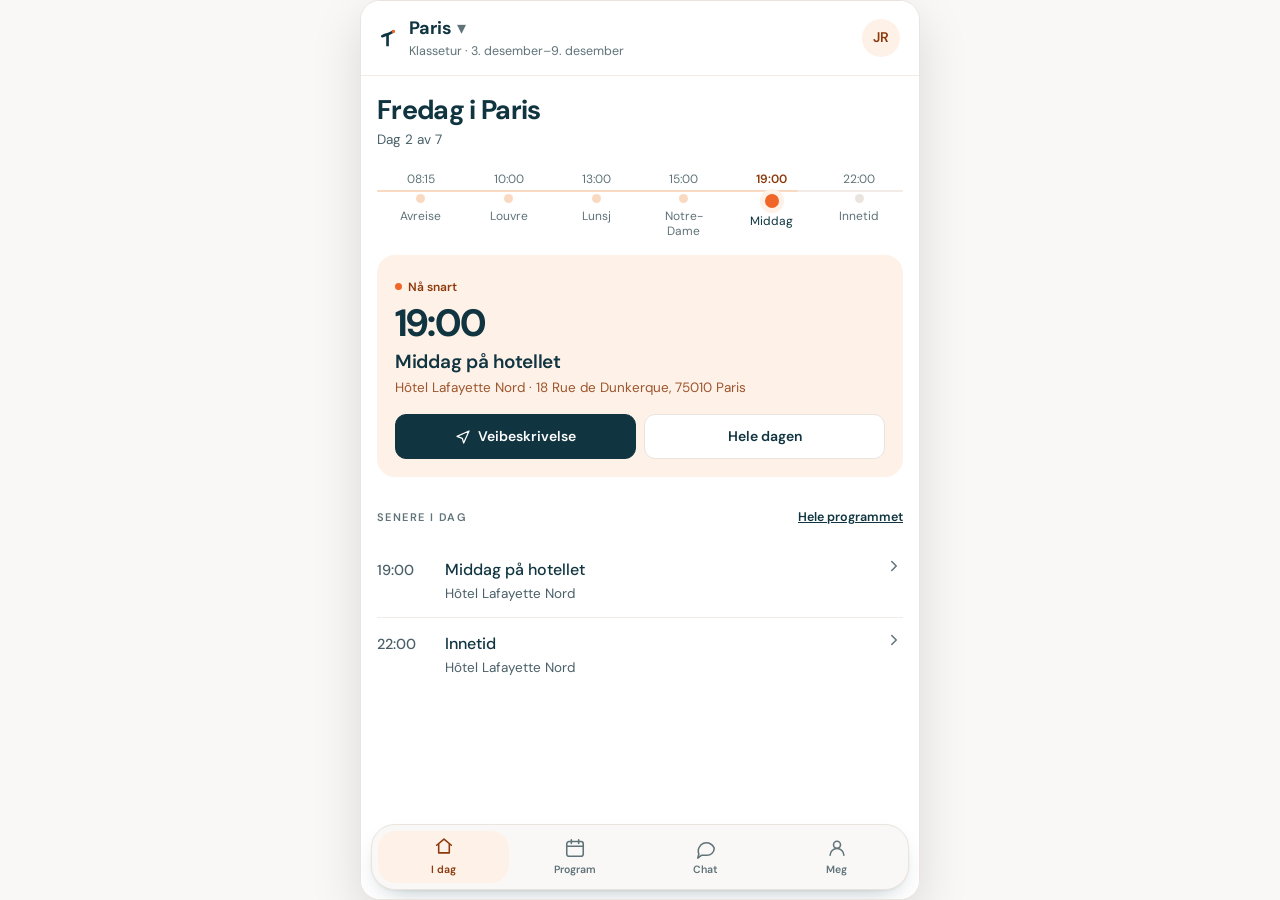
<file: design/demo.html>
<!DOCTYPE html>
<html lang="nb">
<head>
<meta charset="utf-8">
<meta name="viewport" content="width=device-width, initial-scale=1, maximum-scale=1, user-scalable=no, viewport-fit=cover">
<title>TripMate — demo uten server</title>
<link rel="preconnect" href="https://fonts.googleapis.com">
<link rel="preconnect" href="https://fonts.gstatic.com" crossorigin>
<link rel="stylesheet" href="https://fonts.googleapis.com/css2?family=DM+Sans:opsz,wght@9..40,400;9..40,500;9..40,600;9..40,700&display=swap">
<link rel="stylesheet" href="../styles.css">
</head>
<body>
<script>
/* ══ demo.html — den ekte appen, uten database ══════════════════════
   Appen kommer ikke forbi oppstart uten Supabase, og da er det ingen
   ting å se på mens man jobber med utseendet. Denne sida henter
   markupen fra index.html, bytter ut Api med en som svarer fra en mal,
   og kjører ellers akkurat samme js/ui.js som telefonen gjør.

   Alt som rører serveren gjør ingenting her. Det som tegnes — program,
   «I dag», chatlista, Meg, øya og sveipet mellom fanene — er ekte.

   Den er ikke med i appen: den ligger i design/ og lastes aldri av
   index.html. Kjør den på http://localhost:4321/design/demo.html */

(async function demo() {
  // ── markupen, hentet fra den ekte sida så den aldri kommer i utakt ──
  const svar = await fetch("../index.html");
  const doc = new DOMParser().parseFromString(await svar.text(), "text/html");
  for (const s of doc.body.querySelectorAll("script")) s.remove();
  // Åpningsanimasjonen hører til oppstarten av den ekte appen og styres
  // av skriptet vi nettopp fjernet. Her ville den blitt liggende.
  const aap = doc.body.querySelector(".aapning"); if (aap) aap.remove();
  document.body.innerHTML = doc.body.innerHTML;

  // Høyden appen regner ut selv i index.html.
  const settHoyde = () => document.documentElement.style
    .setProperty("--app-h", (window.innerHeight || 800) + "px");
  settHoyde();
  addEventListener("resize", settHoyde);

  window.CONFIG = { ready: true, supabaseUrl: "", supabaseAnonKey: "", vapidPublicKey: "" };

  await last("../js/templates.js");
  await last("../js/parse.js");
  lagApi();
  await last("../js/ui.js");

  function last(src) {
    return new Promise((ja, nei) => {
      const s = document.createElement("script");
      s.src = src; s.onload = ja; s.onerror = nei;
      document.head.appendChild(s);
    });
  }
})();

/* ══ en Api som svarer fra malen ══════════════════════════════════ */
const pakk = [
  { id: "p1", txt: "Pass", sort: 1, kryss: true },
  { id: "p2", txt: "Europeisk helsetrygdkort", sort: 2, kryss: true },
  { id: "p3", txt: "Reiseforsikring — bevis", sort: 3, kryss: false },
  { id: "p4", txt: "Regnjakke", sort: 4, kryss: true },
  { id: "p5", txt: "Gode sko til mye gåing", sort: 5, kryss: false },
  { id: "p6", txt: "Pent antrekk til middagen", sort: 6, kryss: false },
  { id: "p7", txt: "Lader og powerbank", sort: 7, kryss: true },
  { id: "p8", txt: "Reiseadapter", sort: 8, kryss: false }
];
const seter = [{ nr: 14, meg: true }, { nr: 3 }, { nr: 4 }, { nr: 9 }, { nr: 22 }, { nr: 23 }];

function lagApi() {
  const cap = s => s.charAt(0).toUpperCase() + s.slice(1);
  const fmtDay = date => {
    const d = new Date(date + "T12:00:00");
    return {
      chip: cap(d.toLocaleDateString("nb-NO", { weekday: "short" }).replace(".", "")),
      num: d.toLocaleDateString("nb-NO", { day: "numeric", month: "short" }).replace(".", ""),
      label: d.toLocaleDateString("nb-NO", { weekday: "long", day: "numeric", month: "long" })
    };
  };

  const tpl = TEMPLATES.find(t => t.key === "paris") || TEMPLATES[0];
  const { dates, label } = templateDates(tpl);

  const places = {};
  Object.entries(tpl.places).forEach(([navn, p], i) => {
    places[navn] = {
      id: "sted" + i, name: p.name, addr: p.addr, kind: p.kind, url: "",
      lat: p.lat == null ? null : p.lat, lon: p.lon == null ? null : p.lon,
      ignorer: false, alias: [p.name.toLowerCase()]
    };
  });
  let teller = 0;
  const days = tpl.days.map((d, i) => Object.assign({
    id: "dag" + i, date: dates[i],
    hotel: d.hotel ? places[d.hotel].id : null, ignorerHotell: false,
    items: d.items.map(it => ({
      id: "pkt" + (teller++), t: it.t || "", title: it.title,
      place: it.place ? places[it.place].id : null, note: it.note || null, src: null,
      paamelding: false, plasser: null, paaChat: null, sort: null
    }))
  }, fmtDay(dates[i])));

  const stedMap = {};
  Object.values(places).forEach(p => { stedMap[p.id] = p; });

  const TUR = {
    id: "demo", code: "DEMO12", name: tpl.name, org: tpl.org,
    krevGodkjenning: false, bilder: true, venter: false, dates: label,
    role: "leader", erAdmin: false, erEier: true,
    seter: 56,
    places: stedMap, days,
    channels: tpl.channels.map((c, i) => ({
      id: "kanal" + i, name: c.name, sub: c.sub || null,
      private: /leder/i.test(c.name), min: true
    }))
  };

  const naa = Date.now();
  const MELDINGER = {
    kanal0: [
      { id: "m1", channel_id: "kanal0", user_id: "u2", who: "Emma Nygård", txt: "Noen som vet når vi møtes i morgen?", ts: new Date(naa - 5400e3).toISOString(), bilde: null, svar_til: null },
      { id: "m2", channel_id: "kanal0", user_id: "meg", who: "Jonas Robstad", txt: "09:30 ved bussen. Står i programmet.", ts: new Date(naa - 5100e3).toISOString(), bilde: null, svar_til: "m1" },
      { id: "m3", channel_id: "kanal0", user_id: "u3", who: "Mathias Lund", txt: "Takk!", ts: new Date(naa - 900e3).toISOString(), bilde: null, svar_til: null }
    ],
    kanal1: [
      { id: "m4", channel_id: "kanal1", user_id: "u4", who: "Kari Reiseleder", txt: "Husk å telle ved avreise.", ts: new Date(naa - 7200e3).toISOString(), bilde: null, svar_til: null }
    ]
  };

  const tom = () => [];
  const ingen = () => undefined;
  const lover = v => () => Promise.resolve(v);

  window.Api = {
    // ── oppstart ──
    init: lover({ ok: true }),
    online: () => true,
    fmtDay,
    getProfile: () => ({ first: "Jonas", last: "Robstad", name: "Jonas Robstad", initials: "JR" }),
    setProfile: (f, l) => ({ first: f, last: l, name: f + " " + l, initials: (f[0] || "") + (l[0] || "") }),
    getLastTrip: () => "demo",
    setLastTrip: ingen,
    getLastChannel: () => null,
    setLastChannel: ingen,
    lagretTur: () => TUR,
    loadTrip: lover(TUR),
    currentTrip: () => TUR,
    isLeader: () => true,
    myTrips: lover([{ id: "demo", code: "DEMO12", name: TUR.name, org: TUR.org, dates: label, role: "leader" }]),

    // ── meldinger ──
    messages: id => MELDINGER[id] || [],
    loadMessages: lover([]),
    loadMoreMessages: lover([]),
    harEldre: () => false,
    loadRecent: lover(undefined),
    // Kart over siste melding i hver kanal — ikke et oppslag per kanal.
    lastByChannel: () => {
      const ut = {};
      for (const [kanal, liste] of Object.entries(MELDINGER)) {
        const m = liste[liste.length - 1];
        if (m) ut[kanal] = { who: m.who, txt: m.txt, mine: m.user_id === "meg", ts: m.ts, bilde: null };
      }
      return ut;
    },
    settLest: ingen,
    erUlest: () => false,
    antallUleste: () => 0,
    sendMessage: lover(undefined),
    deleteMessage: lover(undefined),
    onChange: ingen,
    subscribeTrip: ingen, subscribeChannel: ingen, unsubscribeChannel: ingen, kobleFra: ingen,

    // ── reaksjoner, bilder, vær ──
    reactions: () => ({}),
    toggleReaction: lover(undefined),
    lastReaksjoner: lover(undefined),
    vaerFor: () => null,
    vaerPunkt: () => null,
    lastVaer: ingen,
    lastOppBilde: lover(null),
    bildeUrl: () => null,
    bildeAdresse: () => null,
    slettBilde: lover(undefined),
    slettTekst: lover(undefined),
    ryddGamleBilder: ingen,
    setBilderPaa: lover(undefined),

    // ── kart ──
    kartValg: () => "auto",
    settKartValg: ingen,
    reisemaate: () => "auto",
    settReisemaate: ingen,

    // ── folk og kanaler ──
    tripMembers: lover([
      { id: "meg", name: "Jonas Robstad", role: "leader", status: "ok" },
      { id: "u2", name: "Emma Nygård", role: "member", status: "ok" },
      { id: "u3", name: "Mathias Lund", role: "member", status: "ok" }
    ]),
    channelMembers: lover([]),
    addChannel: lover(undefined), deleteChannel: lover(undefined), doppChat: lover(undefined),
    addChannelMember: lover(undefined), removeChannelMember: lover(undefined),
    setMemberRole: lover(undefined), setKrevGodkjenning: lover(undefined),
    godkjennDeltaker: lover(undefined), avvisDeltaker: lover(undefined), fjernDeltaker: lover(undefined),
    antallVentende: lover(0),
    erHer: ingen, ikkeHer: ingen,

    // ── program ──
    addPlace: lover(undefined), updatePlace: lover(undefined), setIgnorer: lover(undefined),
    addDay: lover(undefined), setHotel: lover(undefined), addItem: lover(undefined),
    updateItem: lover(undefined), deleteItem: lover(undefined), deleteDay: lover(undefined),
    updateTrip: lover(undefined), flyttTur: lover(undefined), createTrip: lover(TUR),
    joinByCode: lover(TUR), leaveTrip: lover(undefined), deleteTrip: lover(undefined),
    applyTemplate: lover(TUR), lesProgramFraPdf: lover([]),
    lastPaameldinger: ingen, paameldte: tom, meldPaa: lover(undefined), meldAv: lover(undefined),

    // ── varsler og konto ──
    varselStatus: lover("paa"),
    slaaPaaVarsler: lover(undefined), slaaAvVarsler: lover(undefined),
    varselEnheter: lover([]), testVarsel: lover(undefined), varmVarsler: ingen,
    pakkeliste: () => Promise.resolve(pakk.map(p => ({ ...p }))),
    kryssPakk: (id, paa) => { const p = pakk.find(x => x.id === id); if (p) p.kryss = paa; return Promise.resolve(); },
    nyttPakkPunkt: (t, txt, sort) => { pakk.push({ id: "p" + (pakk.length + 1), txt, sort, kryss: false }); return Promise.resolve(); },
    slettPakkPunkt: id => { const i = pakk.findIndex(x => x.id === id); if (i >= 0) pakk.splice(i, 1); return Promise.resolve(); },
    seter: () => Promise.resolve(seter.map(s2 => ({ ...s2 }))),
    taSete: (t, nr) => {
      if (seter.some(s2 => s2.nr === nr)) return Promise.reject(new Error("Den plassen ble tatt av noen andre."));
      const i = seter.findIndex(s2 => s2.meg); if (i >= 0) seter.splice(i, 1);
      seter.push({ nr, meg: true }); return Promise.resolve();
    },
    slippSete: () => { const i = seter.findIndex(s2 => s2.meg); if (i >= 0) seter.splice(i, 1); return Promise.resolve(); },
    settSeteantall: (t, n) => { TUR.seter = n; return Promise.resolve(); },
    megTall: () => Promise.resolve({
      pakkTotalt: pakk.length, pakkKrysset: pakk.filter(p => p.kryss).length,
      mittSete: (seter.find(s2 => s2.meg) || {}).nr || null
    }),
    lastVarselvalg: lover(undefined), varselvalg: () => ({ tur: "viktig", chat: {} }), varselNiva: () => "alt",
    settVarselNiva: lover(undefined),
    lesInnlogging: lover({ epost: "jonas@example.no", anonym: false }),
    erAnonym: () => false,
    minEpost: () => "jonas@example.no",
    sendKode: lover(undefined), bekreftKode: lover(undefined),
    koblePaaEpost: lover(undefined), bekreftKobling: lover(undefined),
    hentNavnFraTurer: lover(null), loggUt: lover(undefined), signOutLocal: lover(undefined),
    glemTur: ingen
  };
}
</script>
</body>
</html>
</file>
<file: styles.css>
/* © 2026 TripMate UB. Alle rettigheter forbeholdt / All rights reserved.
   Koden ligger åpent fordi en nettside må sende koden sin til alle som
   besøker den. Det gir ingen rett til å kopiere, endre eller ta den i
   bruk. Se LICENSE. */

/* TripMate — paletten fra logoen: blekk, oransje, varm grunn */
/* ═══════════════════════════════════════════════════════════════
   TripMate

   Fargene er hentet ut av logofila: djupblå #103541, oransje #F06629.
   Stilen er «Accent ladder»: full merkefarge bare på små merker, de
   bleke tonene gjør alt arealarbeidet.

   Navnene under er de gamle (--blue og slikt). De er beholdt med vilje
   så hele appen skifter ham når verdiene byttes, i stedet for at 849
   linjer regler må rettes én etter én. Les dem som roller, ikke farger:
   --blue er «hovedhandlingen», ikke «blå».
   ═══════════════════════════════════════════════════════════════ */
:root{
  --ink:#103541; --ink-2:#4A6069; --ink-3:#5F7379;   /* --ink-3: 4,7:1 mot grunnen */
  --ground:#FAF8F6; --surface:#FFFFFF; --surface-2:#F5F2EE;
  --line:#EAE4DF; --line-soft:#F1ECE8;

  /* Hovedhandlingen er blekk, ikke oransje: hvit tekst på #F06629 gir
     3,2:1, under kravet på 4,5. Oransjen beholder jobben som merke. */
  --blue:#103541; --blue-soft:#FEF1E8; --blue-ink:#8C3A0C; --on-blue:#FFFFFF;

  /* Merkefargen i full styrke. Bare prikker, merker og små flater. */
  --merke:#F06629; --merke-spor:#FAD9C2;

  --amber:#7A5409; --amber-soft:#FBF1DC;
  --moss:#1E6B4E; --moss-soft:#E2EFE9;
  --danger:#B3261E;
  --r:14px;
  --safe-b:env(safe-area-inset-bottom,0px);

  /* Bevegelse. Kurvene er hentet, ikke funnet på. */
  --ease-ut:cubic-bezier(0.23, 1, 0.32, 1);
  --ease-skuff:cubic-bezier(0.32, 0.72, 0, 1);
  --t-trykk:120ms; --t-liten:160ms; --t-meny:260ms;

  color-scheme:light;   /* appen er lys uansett hva telefonen staar paa */
}
/* Med tastaturet oppe ligger det ikke noe hjemknapp-felt nederst lenger —
   tastaturet dekker det. Holder vi av plass til det likevel, blir det en
   hvit stripe mellom skrivefeltet og tastene. */
html.tastatur{--safe-b:0px}

*{box-sizing:border-box}
html{touch-action:manipulation}   /* slaar av dobbelttrykk-zoom */
/* Selve dokumentet står stille. Bare innholdsfeltet skroller — ellers
   drar mobilnettleseren siden opp og ned og blotter bakgrunnen under. */
html{height:100%}
body{
  margin:0; background:var(--surface); color:var(--ink);
  font-family:"DM Sans",system-ui,-apple-system,"Segoe UI",sans-serif;
  font-size:16px; line-height:1.5; -webkit-text-size-adjust:100%;
  font-variant-numeric:tabular-nums;   /* klokkeslett og tall skal stå i kolonne */
  position:fixed; top:0; left:0; width:100%; height:var(--app-h, 100dvh); overflow:hidden;
  overscroll-behavior:none;
}
h1,h2,h3,h4{font-family:"DM Sans",system-ui,sans-serif;margin:0;text-wrap:balance;letter-spacing:-.01em}
.mono{font-family:"DM Sans",sans-serif;font-variant-numeric:tabular-nums}
[hidden]{display:none !important}
button,input,select,textarea{font:inherit;color:inherit}
:focus-visible{outline:2px solid var(--blue);outline-offset:2px;border-radius:6px}
@media (prefers-reduced-motion:reduce){*{animation:none !important;transition:none !important}}

/* ---------- buttons ---------- */
.btn{
  font-family:"DM Sans",sans-serif;font-weight:600;font-size:14px;border-radius:11px;cursor:pointer;
  border:1px solid var(--line);background:var(--surface);color:var(--ink);
  padding:11px 14px;display:inline-flex;align-items:center;justify-content:center;gap:7px;
  text-decoration:none;min-height:44px;
}
.btn.primary{background:var(--blue);border-color:var(--blue);color:var(--on-blue)}
.btn.quiet{background:var(--surface-2);border-color:transparent}
.btn.danger{color:var(--danger);border-color:var(--line)}
.btn.big{width:100%;font-size:16px;padding:14px}
.btn svg{width:16px;height:16px;stroke:currentColor;fill:none;stroke-width:1.9;stroke-linecap:round;stroke-linejoin:round;flex:none}
/* En tekstlenke er rundt 19 px høy, og det er for lite å treffe på.
   Trykkflaten strekkes med polstring og trekkes inn igjen med like
   stor negativ marg, så ingenting flytter seg. */
.linkbtn{background:none;border:0;padding:15px 5px;margin:0 -5px;color:var(--blue);font-weight:600;cursor:pointer;text-decoration:underline;font-size:inherit}

/* ---------- join ---------- */
.join{height:100%;overflow-y:auto;overscroll-behavior:contain;display:grid;place-items:center;padding:28px 20px calc(28px + var(--safe-b));background:var(--ground)}
.join-inner{width:100%;max-width:400px}
.mark{width:52px;height:52px;margin-bottom:18px}
.mark svg{width:100%;height:100%;fill:none;stroke:var(--ink);stroke-width:2.9;stroke-linecap:round;stroke-linejoin:round}
/* Stammen i T-en ender flatt på grunnlinja, slik den gjør i logoen. */
.mark .stamme,.hodemerke .stamme,.aapning .T-stem{stroke-linecap:butt}
.join h1{font-size:34px;line-height:1.05}
.join .lede{color:var(--ink-2);margin:10px 0 26px;font-size:15.5px}
.field{margin-bottom:14px}
.field > label{display:block;font-family:"DM Sans",sans-serif;font-size:11px;font-weight:600;letter-spacing:.12em;text-transform:uppercase;color:var(--ink-3);margin-bottom:6px}
.field input{
  width:100%;border:1px solid var(--line);background:var(--surface);border-radius:11px;
  padding:13px 14px;font-size:16px;min-height:48px;
}
#fCode{font-family:"DM Sans",sans-serif;text-transform:uppercase;letter-spacing:.06em}
.err{color:var(--danger);font-size:14px;margin:0 0 12px;font-weight:600}
.demohint{font-size:13.5px;color:var(--ink-3);margin-top:18px;text-align:center}

/* ---------- app shell ---------- */
.app{position:relative;display:flex;flex-direction:column;height:var(--app-h, 100dvh);max-width:560px;margin:0 auto;background:var(--surface);
  border-inline:1px solid var(--line-soft)}
@media (max-width:600px){.app{border-inline:0}}
.apphead{
  display:flex;align-items:center;justify-content:space-between;gap:10px;flex:none;
  padding:calc(10px + env(safe-area-inset-top,0px)) 16px 10px;border-bottom:1px solid var(--line-soft);background:var(--surface);
}
.hodemerke{width:22px;height:22px;flex:none;display:block}
.hodemerke svg{width:100%;height:100%;fill:none;stroke:var(--ink);stroke-width:2.9;stroke-linecap:round;stroke-linejoin:round}
.hodemerke circle{fill:var(--merke);stroke:none}
.tripbtn{flex:1;background:none;border:0;padding:4px 6px 4px 0;text-align:left;cursor:pointer;min-width:0;border-radius:8px}
.tripname{display:block;font-family:"DM Sans",sans-serif;font-weight:700;font-size:18px;white-space:nowrap;overflow:hidden;text-overflow:ellipsis}
.tripname::after{content:" ▾";color:var(--ink-3);font-weight:500}
.tripsub{display:block;font-size:12.5px;color:var(--ink-3);white-space:nowrap;overflow:hidden;text-overflow:ellipsis}
/* Apple ber om 44 px å treffe på. Knappen er 44; sirkelen inni er 38,
   så den ser like stor ut som før. */
.avatar{width:44px;height:44px;border:0;background:none;padding:0;flex:none;cursor:pointer;
  display:grid;place-items:center}
.avatar > span{
  width:38px;height:38px;border-radius:50%;background:var(--blue-soft);color:var(--blue-ink);
  display:grid;place-items:center;font-family:"DM Sans",sans-serif;font-weight:600;font-size:14px;
}

.screen{flex:1;min-height:0;overflow-y:auto;overflow-x:hidden;overscroll-behavior:contain;padding:16px;display:flex;flex-direction:column;gap:16px;-webkit-overflow-scrolling:touch}
.screen>*{min-width:0;flex-shrink:0}
/* Øya ligger over lista, så lista trenger plass til å bli blad helt ned.
   Høyden måles i JS — regnet ut av safe-area og tall i CSS traff ikke i
   alle nettlesere. */
.screen{padding-bottom:calc(16px + var(--oy-plass, 0px))}

/* Under øya tones innholdet ut mot flaten i stedet for å bli klippet
   av en kant. Med uskarphet ville glasset gjort denne jobben; uten den
   er det denne mykneren som skiller lista fra baren. */
.app::after{
  content:"";position:absolute;left:0;right:0;bottom:0;z-index:5;pointer-events:none;
  height:calc(var(--oy-plass, 0px) + 44px);
  background:linear-gradient(to bottom, #FFFFFF00 0%, #FFFFFFCC 30%, #FFFFFF 42%); /* taste-skill-ignore: ekte slør under et flytende lag */
  opacity:var(--oy-slor, 0);
  transition:opacity var(--t-liten) linear;
}

/* ---------- øya ----------
   Apple, om iOS 26: fanelinja flyter over innholdet. Den er en kapsel
   med luft rundt seg, ikke en stripe fra kant til kant. Her uten
   uskarphet: det er formen som gjør øya, ikke glasset, og uskarpheten
   kostet mer enn den ga på telefon. */
.tabbar{
  position:absolute;left:10px;right:10px;bottom:calc(9px + var(--safe-b));z-index:6;
  display:flex;padding:6px;border:1px solid var(--line);border-radius:24px;
  /* Grunnen, ikke flaten: en anelse varmere enn lista bak, så øya leses
     som noe annet enn innholdet den ligger over. */
  background:var(--ground);
  box-shadow:0 1px 2px rgba(16,53,65,.05), 0 10px 26px -14px rgba(16,53,65,.45);
  /* Et langt trykk på øya skal være et tak i baren, ikke en markering av
     teksten. Og fingeren skal kunne dra langs den uten at nettleseren
     tolker det som blaing. */
  -webkit-user-select:none;user-select:none;-webkit-touch-callout:none;
  -webkit-tap-highlight-color:transparent;touch-action:none;
}
/* Pilla bak den valgte fanen. Fire like brede faner, så den kan flyttes
   med rene prosenter — ingenting å måle, ingenting som kan bli feil. */
.tabbar .pille{
  position:absolute;top:6px;bottom:6px;left:6px;width:calc((100% - 12px) / 4);
  border-radius:18px;background:var(--blue-soft);pointer-events:none;
  transform:translateX(calc(var(--oy-i, 0) * 100%));
  transition:transform var(--t-meny) var(--ease-skuff);
}
.tabbar button{
  position:relative;z-index:1;
  flex:1;background:none;border:0;padding:6px 4px 5px;cursor:pointer;color:var(--ink-3);border-radius:18px;
  font-family:"DM Sans",sans-serif;font-size:10.5px;font-weight:600;display:flex;flex-direction:column;align-items:center;gap:3px;
}
.tabbar button svg{width:22px;height:22px;stroke:currentColor;fill:none;stroke-width:1.7;stroke-linecap:round;stroke-linejoin:round}
.tabbar button[aria-selected="true"]{color:var(--blue-ink)}
/* Ikonet løfter seg to piksler. Nok til å kjennes, for lite til å se. */
.tabbar button svg{transition:transform var(--t-liten) var(--ease-ut)}
.tabbar button[aria-selected="true"] svg{transform:translateY(-2px)}
/* Trykkresponsen ligger i pilla, ikke i knappen: skalerte knappen seg
   samtidig som pilla gled, ble det to bevegelser om samme trykk. */
.tabbar button:active{transform:none}
/* Trykkrespons på alt som kan trykkes. */
button{transition:transform var(--t-trykk) var(--ease-ut)}
button:active{transform:scale(.97)}
@media (prefers-reduced-motion:reduce){button:active{transform:none}}

/* ---------- generic ---------- */
.eyebrow{font-family:"DM Sans",sans-serif;font-size:11px;letter-spacing:.13em;text-transform:uppercase;color:var(--ink-3);font-weight:600}
.card{background:var(--surface);border:1px solid var(--line-soft);border-radius:var(--r)}
.muted{font-size:13px;color:var(--ink-3);margin:0}
.tag{display:inline-flex;align-items:center;gap:5px;font-family:"DM Sans",sans-serif;font-size:11px;font-weight:600;
  border-radius:6px;padding:3px 7px;background:var(--surface-2);color:var(--ink-3)}
.tag.blue{background:var(--blue-soft);color:var(--blue-ink)}
.tag.moss{background:var(--moss-soft);color:var(--moss)}
.tag.amber{background:var(--amber-soft);color:var(--amber)}

.chips{display:flex;gap:8px;overflow-x:auto;margin:0 -16px;padding:0 16px 3px;scrollbar-width:none}
.chips::-webkit-scrollbar{display:none}
.chip{flex:none;border:1px solid var(--line);background:var(--surface);color:var(--ink-2);cursor:pointer;
  border-radius:11px;padding:8px 12px;font-family:"DM Sans",sans-serif;font-size:13px;font-weight:600;line-height:1.2;text-align:left;min-height:44px}
.chip span{display:block;font-family:"DM Sans",sans-serif;font-size:11px;color:var(--ink-3);font-weight:500}
.chip[aria-pressed="true"]{background:var(--ink);border-color:var(--ink);color:var(--surface)}
.chip[aria-pressed="true"] span{color:var(--surface);opacity:.72}

/* ---------- I dag ---------- */
.daghilsen{font-size:27px;font-weight:700;letter-spacing:-.025em;line-height:1.15;margin:2px 0 0}
.dagunder{font-size:13.5px;color:var(--ink-2);margin:5px 0 0}

/* Dagstripa: dagen som en avgangstavle. «Nå» er den eneste fylte
   merkefargen på skjermen, og det er samme prikk som sitter på T-en
   i logoen. Den pulser ikke — et merke som beveger seg hele dagen er
   støy, ikke informasjon. */
.stripe{position:relative;margin:4px 0 0}
.stripe .akse{position:absolute;left:0;right:0;top:20px;height:2px;background:var(--line-soft);border-radius:2px}
.stripe .gaatt{position:absolute;left:0;right:0;top:20px;height:2px;background:var(--merke-spor);
  border-radius:2px;transform-origin:left;transition:transform 600ms cubic-bezier(0.77,0,0.175,1)}
.stripe .punkter{display:flex;justify-content:space-between;position:relative}
.stripe .pk{display:flex;flex-direction:column;align-items:center;gap:6px;flex:1;min-width:0}
.stripe .kl{font-size:12px;color:var(--ink-3)}
.stripe .mk{width:9px;height:9px;border-radius:50%;background:var(--line);flex:none}
.stripe .pk.ferdig .mk{background:var(--merke-spor)}
.stripe .pk.aktiv .mk{width:14px;height:14px;background:var(--merke);
  box-shadow:0 0 0 5px var(--blue-soft)}
.stripe .pk.aktiv .kl{color:var(--blue-ink);font-weight:600}
.stripe .nvn{font-size:12px;color:var(--ink-3);text-align:center;line-height:1.25;max-width:70px;
  overflow:hidden;display:-webkit-box;-webkit-line-clamp:2;-webkit-box-orient:vertical}
.stripe .pk.aktiv .nvn{color:var(--ink)}
@keyframes prikk-inn{from{transform:scale(.4);box-shadow:0 0 0 0 var(--blue-soft)}
  to{transform:scale(1);box-shadow:0 0 0 5px var(--blue-soft)}}
.stripe .pk.aktiv .mk{animation:prikk-inn 320ms var(--ease-ut) 60ms backwards}

/* Nå-kortet. Den bleke merketonen gjør arealet; full farge bare prikken. */
.naakort{background:var(--blue-soft);border-radius:18px;padding:18px}
.naakort .merk{display:inline-flex;align-items:center;gap:6px;font-size:12px;font-weight:600;
  color:var(--blue-ink);margin-bottom:8px}
.naakort .merk i{width:7px;height:7px;border-radius:50%;background:var(--merke);display:block}
.naakort .kl{font-size:38px;font-weight:700;line-height:1;letter-spacing:-.035em}
.naakort .hva{font-size:19px;font-weight:600;margin-top:6px;letter-spacing:-.015em}
.naakort .hvor{font-size:13.5px;color:var(--blue-ink);opacity:.85;margin-top:2px}
.naakort .knapper{display:flex;gap:8px;margin-top:16px}
.naakort .knapper .btn{flex:1}
.btn.primar{background:var(--ink);border-color:var(--ink);color:#fff}

/* Radene under. Samme form som programmet, men uten redigering. */
.post{display:grid;grid-template-columns:56px 1fr auto;gap:12px;align-items:baseline;width:100%;
  padding:13px 0;border:0;border-bottom:1px solid var(--line-soft);background:none;
  text-align:left;cursor:pointer}
.post:last-of-type{border-bottom:0}
.post .t{font-size:14.5px;font-weight:500;color:var(--ink-2)}
.post .h{display:block;font-size:16px;font-weight:500}
.post .s{display:block;font-size:13.5px;color:var(--ink-2);margin-top:2px}
.post .pil{color:var(--ink-3)}

/* ---------- next-up ---------- */
.nextup{border-radius:16px;padding:15px;background:var(--blue);color:var(--on-blue)}
.nextup .lbl{font-family:"DM Sans",sans-serif;font-size:11px;letter-spacing:.13em;text-transform:uppercase;opacity:.85;font-weight:600}
.nextup .t{font-family:"DM Sans",sans-serif;font-size:28px;font-weight:600;margin-top:4px;line-height:1.1}
.nextup .w{font-family:"DM Sans",sans-serif;font-weight:600;font-size:16px;margin-top:2px}
.nextup .p{font-size:13.5px;opacity:.88;margin-top:2px}
.nextup .acts{display:flex;gap:8px;margin-top:13px}
.nextup .btn{flex:1;background:rgba(127,127,127,.22);border-color:rgba(127,127,127,.3);color:inherit}
.nextup .btn.solid{background:var(--surface);color:var(--blue-ink);border-color:var(--surface)}

.countdown{border-radius:16px;padding:15px;background:var(--amber-soft);color:var(--ink)}
.countdown b{font-family:"DM Sans",sans-serif;font-size:22px;display:block;margin-top:2px}

/* ---------- timeline ---------- */
.tl{display:flex;flex-direction:column}
.ev{display:grid;grid-template-columns:54px 1fr;gap:11px;padding:13px 0;border:0;background:none;text-align:left;
  cursor:pointer;border-bottom:1px solid var(--line-soft);color:inherit;font:inherit;width:100%}
.ev:last-child{border-bottom:0}
.ev[disabled]{cursor:default;opacity:.92}
.ev .time{font-family:"DM Sans",sans-serif;font-size:14px;font-weight:600;padding-top:1px}
.ev .time em{display:block;font-style:normal;font-size:11px;color:var(--amber);font-weight:600}
.ev .title{font-family:"DM Sans",sans-serif;font-weight:600;font-size:15px}
.ev .place{font-size:13.5px;color:var(--ink-2);display:flex;align-items:flex-start;gap:5px;margin-top:2px}
.ev .place svg{width:14px;height:14px;flex:none;margin-top:3px;stroke:var(--ink-3);fill:none;stroke-width:1.8}
.ev .src{margin-top:7px}
.ev.now{background:linear-gradient(90deg,var(--amber-soft),transparent 72%);margin-inline:-9px;padding-inline:9px;border-radius:10px}

/* ---------- chat ---------- */
.msgs{display:flex;flex-direction:column;gap:14px;margin-top:auto}
.msg{max-width:90%;display:flex;flex-direction:column;gap:3px}
/* På telefon er et hold på meldingen vår egen gest. Uten dette begynner
   nettleseren samtidig å merke teksten, og du sitter igjen med blå
   markering og en meny oppå hverandre. Med mus merker du som før. */
@media (pointer:coarse){
  .msg{-webkit-user-select:none;user-select:none;-webkit-touch-callout:none}
}
.msg .who{font-family:"DM Sans",sans-serif;font-size:11.5px;font-weight:600;color:var(--ink-3);padding-left:3px}
.msg .who b{color:var(--blue);font-weight:600}
.bubble{background:var(--surface-2);border-radius:15px 15px 15px 5px;padding:10px 13px;font-size:15px;overflow-wrap:anywhere}
.msg.me{align-self:flex-end;align-items:flex-end}
.msg.me .bubble{background:var(--blue);color:var(--on-blue);border-radius:15px 15px 5px 15px}
/* En lenke i en melding skal se ut som en lenke, også i din egen boble
   der bakgrunnen er blå. */
.bubble a{color:var(--blue-ink);text-decoration:underline;text-underline-offset:2px}
.msg.me .bubble a{color:#fff}
.stamp{font-family:"DM Sans",sans-serif;font-size:10.5px;color:var(--ink-3);padding:0 4px}

/* Et bilde i chatten. Høyden er ikke kjent før bildet er lastet, så boksen
   har en minstehøyde — ellers hopper samtalen når bildene dukker opp. */
.bildeboks{border:0;padding:0;background:var(--surface-2);border-radius:15px;overflow:hidden;cursor:pointer;
  display:block;max-width:230px;min-width:120px;min-height:90px;line-height:0}
.msg.me .bildeboks{border-radius:15px}
.bildeboks img{display:block;width:100%;height:auto;max-height:300px;object-fit:cover;
  -webkit-touch-callout:none;-webkit-user-select:none;user-select:none;pointer-events:none}
.bildelaster{display:grid;place-items:center;min-height:90px;line-height:1}

/* Bildet i full skjerm. Hvit bakgrunn, ikke svart: stripa med klokka
   tegnes av telefonen og er hvit uansett hva vi ber om. Da er det bedre
   at siden møter den enn at det står en lys stripe over et svart bilde. */
.bildevisning{position:fixed;inset:0;z-index:18;background:#FFFFFF;display:flex;flex-direction:column}
.bildevisning img{flex:1;min-height:0;width:100%;object-fit:contain;
  -webkit-touch-callout:default;padding:0 0 calc(10px + var(--safe-b))}
.bvtopp{flex:none;display:flex;align-items:center;gap:8px;padding:calc(8px + var(--safe-t)) 8px 8px}
.bvnavn{flex:1;min-width:0;text-align:center;color:var(--ink-2);
  font-family:"DM Sans",sans-serif;font-size:13px;white-space:nowrap;overflow:hidden;text-overflow:ellipsis}
.bvknapp{width:42px;height:42px;flex:none;border:0;border-radius:50%;background:var(--surface-2);
  color:var(--ink);cursor:pointer;display:grid;place-items:center;font-size:20px;line-height:1}
.bvknapp svg{width:20px;height:20px;stroke:var(--ink);fill:none;stroke-width:2;stroke-linecap:round;stroke-linejoin:round}

/* Miniatyren i et svar, og bildet øverst i valgmenyen. */
.svarbilde{flex:none;width:38px;height:38px;border-radius:7px;object-fit:cover}
.svargrow{flex:1;min-width:0}
.sheetbilde{margin:4px 0 12px;border-radius:12px;overflow:hidden;background:var(--surface-2)}
.sheetbilde img{display:block;width:100%;max-height:34vh;object-fit:contain}

.aicard{margin-top:8px;border:1px solid var(--line);border-left:3px solid var(--amber);border-radius:12px;
  background:var(--surface);padding:12px;width:100%}
.aicard .hd{display:flex;align-items:center;gap:6px;margin-bottom:8px}
.aicard .hd svg{width:15px;height:15px;stroke:var(--amber);fill:none;stroke-width:1.8;stroke-linecap:round;stroke-linejoin:round}
.aicard .hd span{font-family:"DM Sans",sans-serif;font-size:11px;letter-spacing:.11em;text-transform:uppercase;color:var(--amber);font-weight:600}
.aicard .dest{font-family:"DM Sans",sans-serif;font-weight:600;font-size:15px}
.aicard .meta{font-size:13px;color:var(--ink-2);margin-top:3px}
.aicard .why{font-size:12px;color:var(--ink-3);margin-top:7px;border-top:1px dashed var(--line-soft);padding-top:7px}
.aicard .acts{display:grid;grid-template-columns:1fr 1fr;gap:8px;margin-top:11px}
.aicard .acts .btn{font-size:13px;padding:10px 8px}

.composer{display:flex;gap:9px;padding:10px 14px calc(10px + var(--safe-b));border-top:1px solid var(--line-soft);
  background:var(--surface);align-items:flex-end;flex:none}
.composer input{flex:1;min-width:0;border:1px solid var(--line);background:var(--surface-2);border-radius:22px;
  padding:12px 15px;font-size:16px;min-height:46px}
.send{width:46px;height:46px;border-radius:50%;border:0;background:var(--blue);cursor:pointer;display:grid;place-items:center;flex:none}
.send svg{width:19px;height:19px;stroke:var(--on-blue);fill:none;stroke-width:2;stroke-linecap:round;stroke-linejoin:round}
/* Selve filvelgeren er skjult; etiketten er knappen. Da slipper vi å styre
   en usynlig input som likevel må treffes med fingeren. */
.bildeknapp{width:42px;height:42px;border-radius:50%;border:1px solid var(--line);background:var(--surface-2);
  cursor:pointer;display:grid;place-items:center;flex:none}
.bildeknapp svg{width:20px;height:20px;stroke:var(--ink-2);fill:none;stroke-width:1.8;stroke-linecap:round;stroke-linejoin:round}
.bildeknapp input{display:none}

/* ---------- files ---------- */
.filerow{display:grid;grid-template-columns:38px 1fr auto;gap:12px;align-items:center;width:100%;
  border:0;background:none;font:inherit;color:inherit;text-align:left;padding:13px 0;border-bottom:1px solid var(--line-soft)}
.filerow:last-child{border-bottom:0}
.ficon{width:38px;height:44px;border-radius:5px;display:grid;place-items:center;font-family:"DM Sans",sans-serif;
  font-size:9.5px;font-weight:700;color:#fff}
.ficon.pdf{background:#B4402F}.ficon.xls{background:#2F6E4E}.ficon.doc{background:#14508C}.ficon.img{background:#7A4E2D}
.filerow .nm{font-family:"DM Sans",sans-serif;font-weight:600;font-size:14.5px;overflow-wrap:anywhere}
.filerow .sub{font-size:12.5px;color:var(--ink-2);margin-top:2px}

/* ---------- lists (me / trips / channels) ---------- */
.list{display:flex;flex-direction:column}
.listrow{display:flex;align-items:center;gap:12px;width:100%;border:0;background:none;font:inherit;color:inherit;
  text-align:left;padding:14px 0;border-bottom:1px solid var(--line-soft);cursor:pointer;min-height:56px}
.listrow:last-child{border-bottom:0}
.listrow .grow{flex:1;min-width:0}
.listrow .nm{font-family:"DM Sans",sans-serif;font-weight:600;font-size:15px}
.listrow .sub{font-size:13px;color:var(--ink-2);margin-top:1px}
.listrow .chev{color:var(--ink-3);flex:none}
.listrow[aria-current="true"] .nm{color:var(--blue)}

.kv{display:grid;grid-template-columns:auto 1fr;gap:8px 14px;font-size:14.5px}
.kv dt{color:var(--ink-3);font-family:"DM Sans",sans-serif;font-size:12px;font-weight:600;letter-spacing:.06em;text-transform:uppercase;padding-top:3px}
.kv dd{margin:0}

.pad{padding:4px 14px}
.stack{display:flex;flex-direction:column;gap:10px}

/* ---------- sheet ---------- */
.sheet-bg{position:fixed;inset:0;background:rgba(9,15,22,.5);display:flex;align-items:flex-end;justify-content:center;z-index:20}
/* Arket er en kolonne: et fast draghåndtak øverst, og innholdet som
   skroller under det. Tidligere lå håndtaket som et lag oppå innholdet,
   så overskriften ble borte under det — og siden arket da aldri sto helt
   på toppen, slo ikke dra-ned inn heller. */
.sheet{width:100%;max-width:560px;background:var(--surface);border-radius:20px 20px 0 0;
  max-height:86dvh;display:flex;flex-direction:column;overflow:hidden;animation:up .18s ease-out}
/* Arket skroller opp og ned, aldri til siden. Stakk noe litt utenfor —
   et klokkeslettfelt som tok seg til rette — kunne hele skjemaet dras
   sidelengs, og det så ut som appen hadde løsnet. */
.sheetbody{flex:1;min-height:0;overflow-y:auto;overflow-x:hidden;overscroll-behavior:contain;
  padding:0 18px calc(24px + var(--safe-b))}
/* Safari gir klokkeslett- og datofelt en egen bredde som ikke bryr seg om
   boksen de står i. Her holder de seg innenfor. */
input[type="time"],input[type="date"]{width:100%;max-width:100%;min-width:0}
@keyframes up{from{transform:translateY(14px)}to{transform:none}}
.sheet .grab{width:38px;height:4px;border-radius:2px;background:var(--line);margin:0 auto 16px}
.sheet h3{font-size:19px}
.sheet .addr{font-size:14px;color:var(--ink-2);margin-top:3px}
.sheet .acts{display:grid;grid-template-columns:1fr 1fr;gap:9px;margin-top:15px}
.sheet .close{margin-top:10px;width:100%}

/* ---------- skjema-ekstra ---------- */
.select{
  width:100%;border:1px solid var(--line);background:var(--surface);border-radius:11px;
  padding:13px 14px;font-size:16px;min-height:48px;appearance:none;
  background-image:linear-gradient(45deg,transparent 50%,var(--ink-3) 50%),linear-gradient(135deg,var(--ink-3) 50%,transparent 50%);
  background-position:calc(100% - 20px) 21px,calc(100% - 14px) 21px;background-size:6px 6px;background-repeat:no-repeat;
}
.picks{display:flex;flex-direction:column;gap:8px}
.pick{display:flex;gap:11px;align-items:flex-start;border:1px solid var(--line);border-radius:12px;
  padding:12px;cursor:pointer;background:var(--surface)}
.pick input{margin-top:3px;flex:none;width:18px;height:18px;accent-color:var(--blue)}
.pick span{font-size:14.5px;line-height:1.35}
.pick small{color:var(--ink-3);font-size:12.5px}
.pick:has(input:checked){border-color:var(--blue);background:var(--blue-soft)}

.offlinebar{background:var(--amber-soft);color:var(--ink);font-size:13px;padding:9px 16px;
  border-bottom:1px solid var(--line-soft);font-weight:600}

.ev[role="button"]{cursor:pointer}

.toast{position:fixed;left:50%;bottom:calc(84px + var(--safe-b));transform:translateX(-50%);z-index:30;
  background:var(--ink);color:var(--ground);padding:11px 16px;border-radius:11px;font-size:14px;font-weight:600;
  box-shadow:0 8px 24px rgba(0,0,0,.25);max-width:90vw;text-align:center}
/* Kom stripa av en melding, kan den trykkes på for å gå dit. */
.toast.klikkbar{cursor:pointer;border-left:3px solid var(--amber);text-align:left;
  padding-right:34px;background-image:linear-gradient(transparent,transparent)}
.toast.klikkbar::after{content:"›";position:absolute;right:14px;top:50%;
  transform:translateY(-52%);font-size:19px;opacity:.6}

/* ---------- deltakere i chat ---------- */
.memberlist{border:1px solid var(--line-soft);border-radius:12px;overflow:hidden}
.person{display:flex;align-items:center;justify-content:space-between;gap:10px;
  padding:12px 13px;border-bottom:1px solid var(--line-soft);font-size:14.5px;min-height:48px;cursor:pointer}
.person:last-child{border-bottom:0}
.person input{width:19px;height:19px;accent-color:var(--blue);flex:none;margin-right:11px}
.person label,.person span{display:flex;align-items:center;min-width:0}
.person em{font-style:normal;color:var(--ink-3);font-size:12px;margin-left:7px}
label.person{cursor:pointer}

/* Avhukingsrader: navnet står inntil ruten, ikke ute til høyre. */
label.person{justify-content:flex-start}
label.person span{flex:1;min-width:0}
#memberList{max-height:min(46vh,320px);overflow-y:auto}

/* ---------- chatliste (Snapchat-stil) ---------- */
.chatlist{display:flex;flex-direction:column;margin:-4px -4px 0}
.chatrow{
  display:grid;grid-template-columns:44px 1fr auto;gap:12px;align-items:center;width:100%;
  border:0;background:none;font:inherit;color:inherit;text-align:left;cursor:pointer;
  padding:13px 4px;border-bottom:1px solid var(--line-soft);min-height:66px;
}
.chatrow:last-child{border-bottom:0}
.chatrow .ava{
  width:44px;height:44px;border-radius:50%;background:var(--blue-soft);color:var(--blue-ink);
  display:grid;place-items:center;font-family:"DM Sans",sans-serif;font-weight:700;font-size:15px;
}
.chatrow .ava.locked{background:var(--amber-soft);color:var(--amber)}
.chatrow .nm{font-family:"DM Sans",sans-serif;font-weight:600;font-size:15.5px;display:flex;align-items:center;gap:6px}
.chatrow .last{font-size:13.5px;color:var(--ink-2);margin-top:2px;
  display:-webkit-box;-webkit-line-clamp:1;-webkit-box-orient:vertical;overflow:hidden}
.chatrow .last em{font-style:normal;color:var(--ink-3)}
.chatrow .when{font-family:"DM Sans",sans-serif;font-size:11px;color:var(--ink-3);align-self:flex-start;padding-top:3px}

/* Uleste: navnet står tyngre, siste melding er ikke lenger grå, og det
   ligger en prikk der klokkeslettet er. Nok til å se det i forbifarten,
   uten at lista blir et juletre. */
.chatrow .hoyre{display:flex;flex-direction:column;align-items:flex-end;gap:6px;align-self:flex-start}
.chatrow.ulest .nm{font-weight:700}
.chatrow.ulest .last{color:var(--ink);font-weight:600}
.chatrow.ulest .when{color:var(--blue);font-weight:600}
.ulestprikk{width:9px;height:9px;border-radius:50%;background:var(--blue);flex:none}

/* ---------- samtaleoverskrift ---------- */
.convhead{
  display:flex;align-items:center;gap:10px;flex:none;
  padding:calc(9px + env(safe-area-inset-top,0px)) 10px 9px 6px;border-bottom:1px solid var(--line-soft);background:var(--surface);
}
.convhead .back{
  width:40px;height:40px;border:0;background:none;cursor:pointer;display:grid;place-items:center;
  border-radius:50%;color:var(--ink);flex:none;
}
.convhead .back svg{width:23px;height:23px;stroke:currentColor;fill:none;stroke-width:2.1;stroke-linecap:round;stroke-linejoin:round}
.convhead .t{flex:1;min-width:0}
.convhead .t b{display:block;font-family:"DM Sans",sans-serif;font-size:16px;line-height:1.2;
  white-space:nowrap;overflow:hidden;text-overflow:ellipsis}
.convhead .t small{display:block;font-size:11.5px;color:var(--ink-3)}
.convhead .who{border:1px solid var(--line);background:var(--surface);border-radius:9px;
  font-family:"DM Sans",sans-serif;font-weight:600;font-size:12px;padding:8px 11px;cursor:pointer;flex:none;min-height:40px}

/* Ark kan dras ned for å lukkes. */
.sheet{touch-action:pan-y;will-change:transform;
  /* Slipper du arket halvveis, skal det gli på plass, ikke smekke. */
  transition:transform .26s cubic-bezier(.22,.61,.36,1)}
.sheet .grab{width:44px;height:5px;margin:0 auto 14px;border-radius:3px;background:var(--line);cursor:grab}
.sheet.dragging{transition:none !important}

/* Filvelger i importarket */
.field input[type="file"]{
  width:100%;border:1.5px dashed var(--line);background:var(--surface-2);border-radius:11px;
  padding:14px;font-size:14px;
}
.field input[type="file"]::file-selector-button{
  font-family:"DM Sans",sans-serif;font-weight:600;font-size:13px;border:1px solid var(--line);
  background:var(--surface);color:var(--ink);border-radius:9px;padding:8px 12px;margin-right:11px;cursor:pointer;
}

/* Klokkeslett som må fylles inn i importforslaget */
.tidfelt{border:1px solid var(--line);background:var(--surface);border-radius:8px;
  padding:6px 9px;font-size:15px;margin:5px 8px 2px 0;font-family:"DM Sans",sans-serif}

/* ---------- importforslag ---------- */
.imprad{border-bottom:1px solid var(--line-soft);padding:2px 0}
.imprad:last-child{border-bottom:0}
.impvelg{display:flex;align-items:flex-start;gap:11px;padding:12px 13px;cursor:pointer;min-height:48px}
.impvelg input{width:19px;height:19px;accent-color:var(--blue);flex:none;margin-top:2px}
.imptxt{flex:1;min-width:0;font-size:14.5px;line-height:1.4}
.imptxt small{display:block;color:var(--ink-3);font-size:12.5px;margin-top:2px}
.imptid{padding:0 13px 13px 43px}
.imptid label{display:block;font-family:"DM Sans",sans-serif;font-size:11px;font-weight:600;
  letter-spacing:.1em;text-transform:uppercase;color:var(--ink-3);margin-bottom:5px}
.imptid input{border:1px solid var(--line);background:var(--surface);border-radius:9px;
  padding:9px 11px;font-size:16px;font-family:"DM Sans",sans-serif}

.hotellboks{border:1px solid var(--line);border-left:3px solid var(--amber);border-radius:12px;
  padding:12px;margin-bottom:10px;background:var(--surface)}
.hotellnavn{display:flex;align-items:center;justify-content:space-between;gap:10px}
.hotellnavn span{font-family:"DM Sans",sans-serif;font-weight:600;font-size:14.5px;min-width:0;overflow-wrap:anywhere}
.hotellnavn .btn{min-height:38px;padding:7px 11px;font-size:12.5px;flex:none}
.hotellboks input{width:100%;border:1px solid var(--line);background:var(--surface-2);border-radius:9px;
  padding:11px 12px;font-size:16px;margin-top:9px}
.hotellboks small{display:block;color:var(--ink-3);font-size:12.5px;margin-top:7px;line-height:1.45}

/* Flytt og slett i redigeringsmodus */
.redigerrad{display:flex;gap:7px;margin-top:8px}
.minibtn{
  border:1px solid var(--line);background:var(--surface);color:var(--ink);cursor:pointer;
  border-radius:9px;min-width:40px;min-height:36px;padding:4px 11px;
  font-family:"DM Sans",sans-serif;font-weight:600;font-size:13px;
}
.minibtn:disabled{opacity:.35;cursor:default}
.minibtn.fare{color:var(--danger)}

/* Dra programpunkter til ny plass */
.draha{
  display:inline-grid;place-items:center;min-width:44px;min-height:38px;cursor:grab;
  color:var(--ink-3);font-size:17px;letter-spacing:2px;border:1px solid var(--line);
  border-radius:9px;background:var(--surface);touch-action:none;user-select:none;
}
.ev.drar{position:relative;z-index:3;background:var(--surface);
  box-shadow:0 8px 24px rgba(17,26,38,.18);border-radius:12px;opacity:.97}
.ev{transition:transform .12s ease-out}
.ev.drar{transition:none}

/* ---------- ventetilstand ---------- */
.prikker{display:inline-flex;gap:5px;align-items:center;vertical-align:middle}
.prikker i{width:7px;height:7px;border-radius:50%;background:currentColor;opacity:.3;
  animation:hopp 1.1s ease-in-out infinite}
.prikker i:nth-child(2){animation-delay:.15s}
.prikker i:nth-child(3){animation-delay:.3s}
@keyframes hopp{
  0%,70%,100%{opacity:.25;transform:translateY(0)}
  35%{opacity:1;transform:translateY(-4px)}
}
.venter{display:flex;align-items:center;gap:10px;justify-content:center;
  color:var(--ink-3);font-size:14px;padding:24px 0}
@media (prefers-reduced-motion:reduce){
  .prikker i{animation:none;opacity:.55}
}

/* ---------- svar og reaksjoner ---------- */
.msg{transition:transform .16s ease-out}
.msg.sveiper{transition:none}
.msg.blink .bubble{animation:blink 1.4s ease-out}
@keyframes blink{
  0%,100%{box-shadow:0 0 0 0 transparent}
  15%{box-shadow:0 0 0 3px var(--amber-soft)}
}
.svarpaa{
  display:flex;align-items:center;gap:8px;width:100%;text-align:left;border:0;cursor:pointer;
  background:var(--surface-2);border-left:3px solid var(--blue);
  border-radius:9px;padding:7px 10px;margin-bottom:4px;font:inherit;
}
.msg.me .svarpaa{background:var(--blue-soft);border-left-color:var(--blue-ink)}
.svarnavn{display:block;font-family:"DM Sans",sans-serif;font-size:11.5px;font-weight:600;color:var(--blue-ink)}
.svartekst{display:block;font-size:12.5px;color:var(--ink-2);overflow:hidden;
  display:-webkit-box;-webkit-line-clamp:1;-webkit-box-orient:vertical}

.reaksjoner{display:flex;flex-wrap:wrap;gap:5px;margin-top:5px}
.rea{
  display:inline-flex;align-items:center;gap:4px;cursor:pointer;
  border:1px solid var(--line);background:var(--surface);border-radius:20px;
  padding:3px 9px;font-size:14px;line-height:1.3;min-height:30px;
}
.rea span{font-family:"DM Sans",sans-serif;font-size:11.5px;font-weight:600;color:var(--ink-2)}
.rea.min{background:var(--blue-soft);border-color:var(--blue)}
.rea.min span{color:var(--blue-ink)}

.emojirad{display:flex;gap:8px;justify-content:space-between;flex-wrap:wrap}
.emojiknapp{
  flex:1;min-width:52px;min-height:54px;font-size:26px;cursor:pointer;
  border:1px solid var(--line);background:var(--surface);border-radius:14px;
}
.emojiknapp:active{background:var(--surface-2)}

.svarforhaand{
  display:flex;align-items:center;gap:10px;padding:9px 14px;
  border-top:1px solid var(--line-soft);background:var(--surface-2);
}
/* Bildet du har valgt, men ikke sendt. Det ligger over skrivefeltet til
   du trykker send, så du rekker å se at du valgte riktig. */
.vedlegg{
  display:flex;align-items:center;gap:11px;padding:9px 14px;
  border-top:1px solid var(--line-soft);background:var(--surface-2);
}
.vedlegg img{flex:none;width:46px;height:46px;border-radius:9px;object-fit:cover;background:var(--line-soft)}
.vedleggtekst{flex:1;min-width:0}
.vedleggtekst b{display:block;font-family:"DM Sans",sans-serif;font-size:12.5px}
.vedleggtekst span{display:block;font-size:12.5px;color:var(--ink-2);
  white-space:nowrap;overflow:hidden;text-overflow:ellipsis}

.svarinfo{flex:1;min-width:0}
.svarinfo b{display:block;font-family:"DM Sans",sans-serif;font-size:12px;color:var(--blue-ink)}
.svarinfo span{display:block;font-size:13px;color:var(--ink-2);white-space:nowrap;overflow:hidden;text-overflow:ellipsis}

/* Kommer det meldinger mens du leser lenger opp, drar vi deg ikke ned.
   Da må du få vite at det ligger noe der — og en vei rett dit. */
.nyepill{
  display:block;margin:0 auto -4px;position:relative;top:-6px;
  border:0;background:var(--blue);color:#fff;cursor:pointer;
  font-family:"DM Sans",sans-serif;font-weight:600;font-size:12.5px;
  padding:7px 15px;border-radius:20px;box-shadow:0 3px 10px rgba(20,80,140,.28);
  animation:sprettInn .26s cubic-bezier(.2,1.3,.35,1);
}
.nyepill:active{filter:brightness(.94)}

.eldreknapp{
  display:block;margin:2px auto 14px;border:1px solid var(--line);
  background:var(--surface);color:var(--ink-2);cursor:pointer;
  font-family:"DM Sans",sans-serif;font-size:12.5px;padding:7px 14px;border-radius:18px;
}
.eldreknapp:active{background:var(--surface-2)}

/* ---------- på PC ----------
   Appen er tegnet for en telefon, og skal fortsatt være det: en chat i
   full skjermbredde blir uleselig. På en stor skjerm står den derfor som
   et kort midt på siden, med noe rundt seg — ellers ser den ut som en
   smal hvit stripe som har havnet der ved et uhell. */
@media (min-width: 720px) {
  body{ background:var(--ground); display:flex; align-items:center; justify-content:center; }
  .app, .join{
    height:min(100%, 900px); width:100%; max-width:560px;
    border:1px solid var(--line); border-radius:20px; overflow:hidden;
    box-shadow:0 18px 50px rgba(9,15,22,.13);
  }
  .join{ background:var(--surface); }
  /* Ingen fanelinje å ta hensyn til nederst når det ikke er en telefon. */
  .toast{ bottom:96px }
}

/* Pekeren skal få svar. På telefon finnes ikke hover, og da er alt dette
   uten betydning — derfor bare der det faktisk er en mus. */
@media (hover: hover) and (pointer: fine) {
  .listrow:hover, .chatrow:hover, .person:hover, .ev:hover{ background:var(--surface-2) }
  .btn:hover{ filter:brightness(.97) }
  .linkbtn:hover{ text-decoration:underline }
  .chip:hover{ border-color:var(--ink-3) }
  .tripbtn:hover, .avatar:hover, .back:hover{ background:var(--surface-2) }
  /* Med mus vil man kunne merke tekst — men bare på en skjerm med
     mus, ikke på en telefon som svarer «pointer: fine» likevel. */
  @media (min-width: 720px) { .sheet{ -webkit-user-select:text; user-select:text } }
  /* Sveip og hold finnes ikke med mus, så meldinger får en egen knapp. */
  .msgmeny{ opacity:0 }
  .msg:hover .msgmeny{ opacity:1 }
}

.msgmeny{
  position:absolute;top:-6px;right:-30px;width:26px;height:26px;border-radius:50%;
  border:1px solid var(--line);background:var(--surface);color:var(--ink-3);
  cursor:pointer;font-size:13px;line-height:1;display:none;place-items:center;
  transition:opacity .12s;
}
.msg.me .msgmeny{ right:auto; left:-30px }
@media (hover: hover) and (pointer: fine) { .msgmeny{ display:grid } .msg{ position:relative } }

/* ---------- påmelding ----------
   Hvem som skal, og hvor mange plasser som er igjen. Det er nettopp det
   folk spør om i chatten når et punkt er valgfritt. */
.paaboks{
  margin-top:16px;padding:14px;border-radius:var(--r);
  background:var(--surface-2);border:1px solid var(--line-soft);
}
.paatopp{display:flex;align-items:flex-start;justify-content:space-between;gap:10px}
.paatopp b{display:block;font-family:"DM Sans",sans-serif;font-size:14.5px}
.paatopp small{display:block;font-size:12.5px;color:var(--ink-2);margin-top:2px}
.paafolk{display:flex;flex-wrap:wrap;gap:6px;margin-top:11px}
.paanavn{
  font-size:12.5px;padding:4px 9px;border-radius:20px;
  background:var(--surface);border:1px solid var(--line);color:var(--ink-2);
}
.paanavn.min{background:var(--moss-soft);border-color:var(--moss);color:var(--moss);font-weight:600}

/* Merket i programlista, så man ser det uten å åpne punktet. */
.paamerke{
  display:inline-block;margin-top:4px;font-family:"DM Sans",sans-serif;
  font-size:11.5px;font-weight:600;padding:2px 8px;border-radius:20px;
  background:var(--blue-soft);color:var(--blue-ink);
}
.paamerke.min{background:var(--moss-soft);color:var(--moss)}

/* ---------- Meg ---------- */
/* Hvem du er, én gang øverst — resten av fana er lister med rader, ikke
   en stabel med knapper. Det som er farlig å trykke på, ligger sammen og
   lukket, så det ikke står og konkurrerer med alt annet. */
.megkort{
  display:flex;align-items:center;gap:13px;padding:14px;
  background:var(--surface-2);border-radius:var(--r);
}
.megava{
  width:46px;height:46px;border-radius:50%;flex:none;display:grid;place-items:center;
  background:var(--blue);color:#fff;font-family:"DM Sans",sans-serif;font-weight:700;font-size:16px;
}
.megkort .grow{flex:1;min-width:0}
.megkort b{display:block;font-family:"DM Sans",sans-serif;font-size:16.5px}
.megkort small{display:block;font-size:13px;color:var(--ink-2);margin-top:1px}

/* Liten prikk ved siden av et ord: noe venter på deg her. */
.prikkmerke{
  display:inline-block;width:8px;height:8px;border-radius:50%;
  background:var(--amber);margin-left:7px;vertical-align:2px;
}

/* Feilsøkingslista på varselsiden: ett ledd i kjeden per rad, så det går
   an å se hvor det stopper i stedet for å gjette. */
.sjekkrad{
  display:flex;align-items:flex-start;gap:11px;padding:11px 2px;
  border-bottom:1px solid var(--line-soft);font-size:14px;
}
.sjekkrad:last-child{border-bottom:0}
.sjekkrad small{display:block;font-size:12.5px;color:var(--ink-3);margin-top:2px}
.sjekkja,.sjekknei,.sjekkmidt{
  flex:none;width:21px;height:21px;border-radius:50%;display:grid;place-items:center;
  font-size:12px;font-weight:700;margin-top:1px;
}
.sjekkja{background:var(--moss);color:#fff}
.sjekknei{background:var(--amber);color:#fff}
.sjekkmidt{background:var(--surface-2);color:var(--ink-3)}

/* En bryter leses raskere enn en knapp som skifter tekst: du ser om noe
   er på uten å lese hva det står. */
.bryterrad{
  display:flex;align-items:center;gap:14px;cursor:pointer;
  border:1px solid var(--line);background:var(--surface);border-radius:var(--r);padding:14px;
}
.bryterrad .grow{flex:1;min-width:0}
.bryterrad b{display:block;font-family:"DM Sans",sans-serif;font-size:15px}
.bryterrad small{display:block;font-size:12.5px;color:var(--ink-2);margin-top:2px}
.bryterrad input{position:absolute;opacity:0;pointer-events:none}
.bryter{
  flex:none;width:50px;height:30px;border-radius:15px;background:var(--line);
  position:relative;transition:background .18s;
}
.bryter::after{
  content:"";position:absolute;top:3px;left:3px;width:24px;height:24px;border-radius:50%;
  background:#fff;box-shadow:0 1px 3px rgba(9,15,22,.3);transition:transform .18s;
}
.bryterrad input:checked ~ .bryter{background:var(--moss)}
.bryterrad input:checked ~ .bryter::after{transform:translateX(20px)}
.bryterrad input:disabled ~ .bryter{opacity:.5}

/* Liten «i» som åpner forklaringen, uten å ta plass fra det den forklarer. */
.infoknapp{
  width:19px;height:19px;border-radius:50%;flex:none;cursor:pointer;padding:0;
  border:1px solid var(--ink-3);background:none;color:var(--ink-3);
  font-family:"DM Sans",sans-serif;font-size:11.5px;font-weight:700;line-height:1;
  text-transform:none;letter-spacing:0;
}
.infoknapp:active{background:var(--surface-2)}

/* En chat i varselinnstillingene skal se ut som en chat, ikke som et
   ord i en liste — ellers er det ikke opplagt hva «Hele turen» er. */
.chatnavn{display:flex;align-items:center;gap:10px;min-width:0}
.chatikon{
  width:32px;height:32px;border-radius:50%;flex:none;
  display:flex;align-items:center;justify-content:center;
  background:var(--blue-soft);color:var(--blue-ink);
  font-size:15px;line-height:1;
}
/* Hengelåsen er en emoji og tegnes litt høyt; ikonet er en strektegning
   som må ha samme optiske størrelse. Uten dette spriker de. */
.chatikon svg{width:17px;height:17px;display:block;stroke:currentColor;fill:none;
  stroke-width:1.9;stroke-linecap:round;stroke-linejoin:round}
.megava svg{width:21px;height:21px;stroke:currentColor;fill:none;stroke-width:1.9;
  stroke-linecap:round;stroke-linejoin:round}

/* Navnet øverst i en samtale er en knapp inn til chatsiden. */
.convhead.trykkbar .t{cursor:pointer}
.convhead.trykkbar .t b::after{content:" ›";color:var(--ink-3);font-weight:500}
/* Navnet over, hva slags chat det er under. Uten denne står de på samme
   linje, fordi .person gjør alle spennene sine om til flex-rader. */
.person .chattekst{display:block;min-width:0}
.chatnavn b{display:block;font-family:"DM Sans",sans-serif;font-weight:600;font-size:14.5px;
  overflow:hidden;text-overflow:ellipsis;white-space:nowrap}
.chatnavn small{display:block;font-size:12px;color:var(--ink-3);margin-top:1px}

/* Liten nivåvelger inne i en rad — brukes per chat i varselinnstillingene */
.minivalg{
  width:auto;flex:none;padding:7px 30px 7px 11px;font-size:13.5px;min-height:36px;
  background-position:calc(100% - 17px) 16px,calc(100% - 11px) 16px;
}

/* ---------- vær ---------- */
.vaer{
  float:right;margin-left:10px;font-size:13px;color:var(--ink-2);
  font-family:"DM Sans",sans-serif;font-weight:400;white-space:nowrap;
}
.vaer b{font-family:"DM Sans",sans-serif;font-weight:600;font-size:12.5px}
.nextup .vaer{color:inherit;opacity:.9}

/* Dagens vær over programmet */
.dagvaer{display:flex;gap:18px;margin:-2px 0 9px;flex-wrap:wrap}
.dagdel{font-size:13.5px;color:var(--ink-2);display:inline-flex;align-items:center;gap:6px}
.dagdel em{font-style:normal;font-family:"DM Sans",sans-serif;font-size:10.5px;font-weight:600;
  letter-spacing:.1em;text-transform:uppercase;color:var(--ink-3)}
.dagdel b{font-family:"DM Sans",sans-serif;font-size:13px}


/* Draghåndtaket øverst i arket: eget trykkområde som alltid lukker,
   også når man har skrollet nedover i et langt skjema. */
.grabsone{flex:none;padding:15px 18px 11px;background:var(--surface);touch-action:none;cursor:grab}
.grabsone .grab{margin:0 auto}

/* Merke på fanen når noe må ordnes */
.tabbar .ikon{position:relative;display:inline-grid;place-items:center}
.varsel{
  position:absolute;top:-5px;left:11px;min-width:17px;height:17px;padding:0 4px;
  border-radius:9px;background:var(--amber);color:#241A05;
  font-family:"DM Sans",sans-serif;font-size:10.5px;font-weight:700;line-height:17px;text-align:center;
}

/* «Ikke nødvendig» ved siden av en oppgave */
.oppgave{border-bottom:1px solid var(--line-soft)}
.oppgave:last-child{border-bottom:0}
.oppgave .listrow{border-bottom:0;padding-bottom:4px}
/* Streken under skal ligge der den lå; polstringen over og under er
   bare trykkflate, og trekkes inn igjen med marg. */
.skjulknapp{font-size:12.5px;padding:13px 0 12px;margin:0;color:var(--ink-3);
  text-decoration:none;border-bottom:1px dashed var(--line)}

/* «eller»-skille på innloggingsskjermen */
.skille{display:flex;align-items:center;gap:12px;margin:22px 0;color:var(--ink-3);
  font-family:"DM Sans",sans-serif;font-size:11px;letter-spacing:.14em;text-transform:uppercase}
.skille::before,.skille::after{content:"";flex:1;height:1px;background:var(--line)}

/* Innloggingssiden */
.tilbake{
  display:inline-flex;align-items:center;gap:5px;background:none;border:0;cursor:pointer;
  color:var(--ink-2);font-family:"DM Sans",sans-serif;font-weight:600;font-size:13.5px;
  padding:8px 10px 8px 0;margin-bottom:10px;min-height:40px;
}
.kodefelt{
  width:100%;border:1px solid var(--line);background:var(--surface);border-radius:11px;
  padding:14px;font-size:24px;min-height:56px;text-align:center;
  font-family:"DM Sans",sans-serif;letter-spacing:.35em;
}
#authScreen .lede{margin-bottom:22px}

/* Beskjed om at du er innlogget, på skjermen der du blir med på en tur */
.kontolinje{
  background:var(--moss-soft);color:var(--ink);border-left:3px solid var(--moss);
  border-radius:10px;padding:11px 13px;font-size:14px;margin:0 0 20px;line-height:1.45;
}

/* Tekst i ark skal ikke kunne markeres og dras rundt — bare i felt man
   faktisk skriver i. Uten dette starter iOS tekstmarkering midt i et drag. */
/* Ingenting i et ark skal kunne dras rundt på skjermen. iOS lar deg
   ellers plukke opp tekst og bilder og flytte dem — midt i et skjema er
   det bare i veien, og det ser ut som om appen har gått i stykker. */
.sheet{-webkit-user-select:none;user-select:none;-webkit-touch-callout:none}
.sheet *{-webkit-user-drag:none}
.sheet input,.sheet textarea,.sheet select{-webkit-user-select:text;user-select:text}

/* Det samme gjelder programlista når den er i redigeringsmodus: der er
   det raden som skal flyttes, med håndtaket, og ingenting annet. */
.tl,.tl *{-webkit-user-drag:none}
.ev .title,.ev .place,.ev .time{-webkit-user-select:none;user-select:none;-webkit-touch-callout:none}
.sheet.dragging{transition:none !important}

/* Beskjed om søppelpost på kodeskjermen */
.soppelpost{
  background:var(--amber-soft);border-left:3px solid var(--amber);border-radius:10px;
  padding:11px 13px;font-size:14px;line-height:1.45;color:var(--ink);margin:0 0 20px;
}

/* ---------- kartforslag i chatten ---------- */
/* Tre tilstander: stripe (nettopp dukket opp), lite merke (trukket
   sammen), og åpent kort (du trykket, og lukker selv). */
.kartboks{margin-top:5px}
.kartboks .kartmerke,
.kartboks .kartstripe,
.kartboks .kartkort{display:none}

.kartboks.vis .kartstripe{display:inline-flex}
.kartboks.liten .kartmerke{display:inline-grid}
.kartboks.apen .kartkort{display:block}

/* «ny» settes bare den gangen boksen faktisk skifter form — ellers ville
   alle kartbokser i samtalen hoppe til hver gang det kom en melding. */
.kartboks.ny.vis   .kartstripe{animation:glidUt  .34s cubic-bezier(.16,.9,.3,1)}
.kartboks.ny.vis   .kartstripe svg{animation:naala .5s cubic-bezier(.16,1.2,.3,1)}
.kartboks.ny.liten .kartmerke {animation:sprettInn .3s cubic-bezier(.2,1.3,.35,1)}
.kartboks.ny.apen  .kartkort  {animation:foldUt .24s cubic-bezier(.16,.9,.3,1)}

/* Og ut igjen: den gamle formen krymper bort før den nye tegnes. */
.kartboks.krymper .kartstripe{animation:krympInn .22s ease-in forwards}
.kartboks.lukker  .kartkort  {animation:foldInn  .17s ease-in forwards}

.kartstripe{
  align-items:center;gap:7px;cursor:pointer;max-width:100%;
  border:1px solid var(--line);border-left:3px solid var(--amber);
  background:var(--surface);border-radius:20px;padding:6px 12px 6px 9px;
  font:inherit;color:var(--ink);text-align:left;min-height:34px;
}
.kartstripe svg{width:14px;height:14px;flex:none;stroke:var(--amber);fill:none;stroke-width:1.9}
.kartnavn{font-family:"DM Sans",sans-serif;font-weight:600;font-size:13px;
  overflow:hidden;text-overflow:ellipsis;white-space:nowrap}
.karttid{font-size:12px;color:var(--ink-3);flex:none}

.kartmerke{
  place-items:center;width:30px;height:30px;border-radius:50%;cursor:pointer;
  border:1px solid var(--line);background:var(--surface);padding:0;
}
.kartmerke svg{width:14px;height:14px;stroke:var(--amber);fill:none;stroke-width:1.9}

.kartkort{
  border:1px solid var(--line);border-left:3px solid var(--amber);
  border-radius:12px;background:var(--surface);padding:11px 12px;
}
.kartkorthode{display:flex;align-items:flex-start;justify-content:space-between;gap:10px}
.kartkort .dest{font-family:"DM Sans",sans-serif;font-weight:600;font-size:14.5px}
.kartkort .meta{font-size:12.5px;color:var(--ink-2);margin-top:3px}
.kartkort .why{font-size:11.5px;color:var(--ink-3);margin-top:7px;
  border-top:1px dashed var(--line-soft);padding-top:7px}
.kartkort .acts{display:grid;grid-template-columns:1fr 1fr;gap:7px;margin-top:10px}
.kartkort .acts .btn{font-size:13px;padding:9px 8px;min-height:40px}
.kartlukk{
  border:0;background:none;cursor:pointer;color:var(--ink-3);font-size:15px;
  min-width:32px;min-height:32px;flex:none;border-radius:50%;
}

/* Stripa gror ut fra venstre, som om den kommer ut av ordet i meldingen. */
@keyframes glidUt{
  from{opacity:0;transform:translateX(-14px) scaleX(.9)}
  to  {opacity:1;transform:none}
}
/* Nåla faller ned i kartet et lite øyeblikk etter at stripa er framme. */
@keyframes naala{
  0%,35%{opacity:0;transform:translateY(-7px) scale(.7)}
  70%   {opacity:1;transform:translateY(1px) scale(1.06)}
  100%  {opacity:1;transform:none}
}
@keyframes sprettInn{
  from{opacity:0;transform:scale(.55)}
  60% {opacity:1;transform:scale(1.08)}
  to  {opacity:1;transform:none}
}
@keyframes foldUt{
  from{opacity:0;transform:translateY(-6px) scale(.97)}
  to  {opacity:1;transform:none}
}
@keyframes krympInn{
  from{opacity:1;transform:none}
  to  {opacity:0;transform:translateX(-10px) scale(.86)}
}
@keyframes foldInn{
  from{opacity:1;transform:none}
  to  {opacity:0;transform:translateY(-5px) scale(.97)}
}
.kartstripe,.kartmerke{transform-origin:left center}
.kartkort{transform-origin:top left}

@media (prefers-reduced-motion:reduce){
  .kartboks .kartstripe,.kartboks .kartstripe svg,
  .kartboks .kartmerke,.kartboks .kartkort{animation:none}
}

/* ---------- åpningen ----------
   Den ene plassen i appen der glede får koste noe. Den ses én gang per
   oppstart, ikke tjue ganger om dagen, og da gjelder andre regler enn
   for en fane man trykker på hele tiden.

   Den har også en jobb: appen bruker et øyeblikk på å logge inn og
   hente turen. Før lå det et «Kobler til…» og blinket der. Nå ligger
   åpningen over, og ventetiden går med til noe som forklarer hva appen
   heter. Rekkefølgen følger logoen: streken tegnes, prikken lander,
   «ripMate» kommer ut fra bak T-en. 1,18 sekund, og et trykk hopper
   over. */
.aapning{
  position:fixed;inset:0;z-index:60;background:var(--ground);
  display:grid;place-items:center;cursor:pointer;
  -webkit-user-select:none;user-select:none;-webkit-touch-callout:none;
  transition:opacity 280ms var(--ease-ut);
}
.aapning[hidden]{display:none}
.aapning.ut{opacity:0;pointer-events:none}
.aapning .ord{display:flex;align-items:center;gap:0;color:var(--ink)}
.aapning .merkeT{width:54px;height:54px;flex:none}
.aapning .T-stem,.aapning .T-arm{
  stroke-dasharray:100;stroke-dashoffset:100;
  animation:strek-tegn 420ms var(--ease-ut) forwards;
}
.aapning .T-arm{animation-delay:150ms}
.aapning .T-dot{
  transform:scale(0);transform-origin:17.83px 4.83px;
  animation:prikk-land 260ms var(--ease-ut) 430ms forwards;
}
.aapning .resten{
  font-family:"DM Sans",system-ui,sans-serif;
  font-size:40px;font-weight:700;letter-spacing:-.03em;line-height:1;margin-left:-13px;
  /* Ordet skyves ut fra bak T-en: masken åpner seg, teksten følger. */
  clip-path:inset(0 100% 0 0);transform:translateX(-10px);opacity:0;
  animation:ord-ut 460ms var(--ease-ut) 520ms forwards;
}
@keyframes strek-tegn{to{stroke-dashoffset:0}}
/* «Mate» er oransje i logoen. */
.aapning .mate{color:var(--merke)}
/* taste-skill-ignore: prikken lander, den kommer ikke inn — dette er logoen, én gang per oppstart */
@keyframes prikk-land{0%{transform:scale(0)}65%{transform:scale(1.18)}100%{transform:scale(1)}}
@keyframes ord-ut{to{clip-path:inset(0 0 0 0);transform:none;opacity:1}}

/* Uten bevegelse står merket ferdig tegnet. Det må settes her, ikke
   bare slås av: den globale regelen stopper animasjonen, og da ville
   streken blitt stående usynlig. */
@media (prefers-reduced-motion:reduce){
  .aapning .T-stem,.aapning .T-arm{stroke-dasharray:none;stroke-dashoffset:0}
  .aapning .T-dot{transform:none}
  .aapning .resten{clip-path:none;transform:none;opacity:1}
}

/* ---------- sveip mellom fanene ----------
   Naboskjermen ligger klar ved siden av den du ser, så begge kan følge
   fingeren samtidig. Den fjernes når bevegelsen er over. */
.screen{touch-action:pan-y}
.skygge{
  position:absolute;z-index:1;overflow:hidden;
  background:var(--surface);will-change:transform;
}

/* ───────── innstillinger i iOS-form ─────────
   Apple samler innstillinger i avrundede blokker: ikonet i venstre kant,
   verdien til høyre, og skillelinja starter der teksten starter — ikke
   under ikonet. Den siste detaljen er det som gjør at det leses som
   systemets egen liste og ikke som en nettside med rader. */
.gruppe{background:var(--surface);border:1px solid var(--line-soft);border-radius:12px}
.gruppe .listrow{position:relative;padding:9px 13px;min-height:48px;border-bottom:0;gap:11px}
.gruppe .listrow:first-child{border-radius:12px 12px 0 0}
.gruppe .listrow:last-child{border-radius:0 0 12px 12px}
.gruppe .listrow:only-child{border-radius:12px}
/* Skillelinja hører til raden under, og starter der teksten gjør. */
.gruppe .listrow + .listrow::before{content:"";position:absolute;left:54px;right:0;top:0;height:1px;background:var(--line-soft)}
.gruppe .listrow.bar + .listrow::before,.gruppe .listrow + .listrow.bar::before{left:13px}
.gruppe .listrow .nm{font-weight:500;font-size:15.5px;white-space:nowrap;overflow:hidden;text-overflow:ellipsis}
.gruppe .listrow .sub{font-size:12.5px}
/* Verdien står til høyre, grå, slik iOS gjør det — da leses navn og
   verdi som to kolonner i stedet for to linjer. */
.gruppe .verdi{flex:none;max-width:46%;color:var(--ink-3);font-size:14.5px;text-align:right;
  overflow:hidden;text-overflow:ellipsis;white-space:nowrap}
.gruppe .chev svg{width:16px;height:16px;opacity:.7}
.gruppe .listrow.fare{justify-content:center;color:var(--danger);
  font-family:"DM Sans",sans-serif;font-weight:600;font-size:15px}

/* Ikonflisa: 30 piksler, avrundet firkant, blek merketone. */
.rikon{width:30px;height:30px;border-radius:8px;flex:none;display:grid;place-items:center;
  background:var(--blue-soft);color:var(--blue-ink)}
.rikon svg{width:17px;height:17px;stroke:currentColor;fill:none;stroke-width:1.8;
  stroke-linecap:round;stroke-linejoin:round}
.rikon.mose{background:var(--moss-soft);color:var(--moss)}
.rikon.gul{background:var(--amber-soft);color:var(--amber)}
.rikon.grunn{background:var(--surface-2);color:var(--ink-2)}

/* ───────── pakkeliste ─────────
   Krysset er ditt eget, og skal se ut som en avkryssing — ikke som en
   bryter. En ring som fylles, slik lister gjør det på telefonen. */
.pkrad{display:flex;align-items:center;gap:12px;padding:9px 13px;min-height:48px;position:relative}
.pkrad + .pkrad::before{content:"";position:absolute;left:51px;right:0;top:0;height:1px;background:var(--line-soft)}
.pkhake{width:26px;height:26px;border-radius:50%;flex:none;border:1.5px solid var(--line);
  background:none;padding:0;display:grid;place-items:center;color:var(--on-blue);cursor:pointer;
  transition:background var(--t-trykk) linear, border-color var(--t-trykk) linear}
.pkhake.av{background:var(--blue);border-color:var(--blue)}
.pkhake svg{width:16px;height:16px;stroke:currentColor;fill:none;stroke-width:2.4;
  stroke-linecap:round;stroke-linejoin:round}
.pknavn{flex:1;min-width:0;font-size:15.5px}
.pknavn.av{color:var(--ink-3);text-decoration:line-through}

/* ───────── setekart ─────────
   Fire i bredden med gangen i midten, slik en buss står. Kolonne tre er
   gangen, så hvert tredje sete settes over den. */
.setekart{display:grid;grid-template-columns:repeat(2,1fr) 18px repeat(2,1fr);gap:8px}
.setekart .setet:nth-child(4n+3){grid-column:4}
.setet{padding:11px 4px;min-height:46px;border:1px solid var(--line);border-radius:10px;
  background:var(--surface);font-family:"DM Sans",sans-serif;font-weight:600;font-size:13.5px;
  color:var(--ink);cursor:pointer}
.setet.tatt{background:var(--surface-2);border-color:transparent;color:var(--ink-3);cursor:default}
.setet.min{background:var(--blue);border-color:var(--blue);color:var(--on-blue)}
</file>
